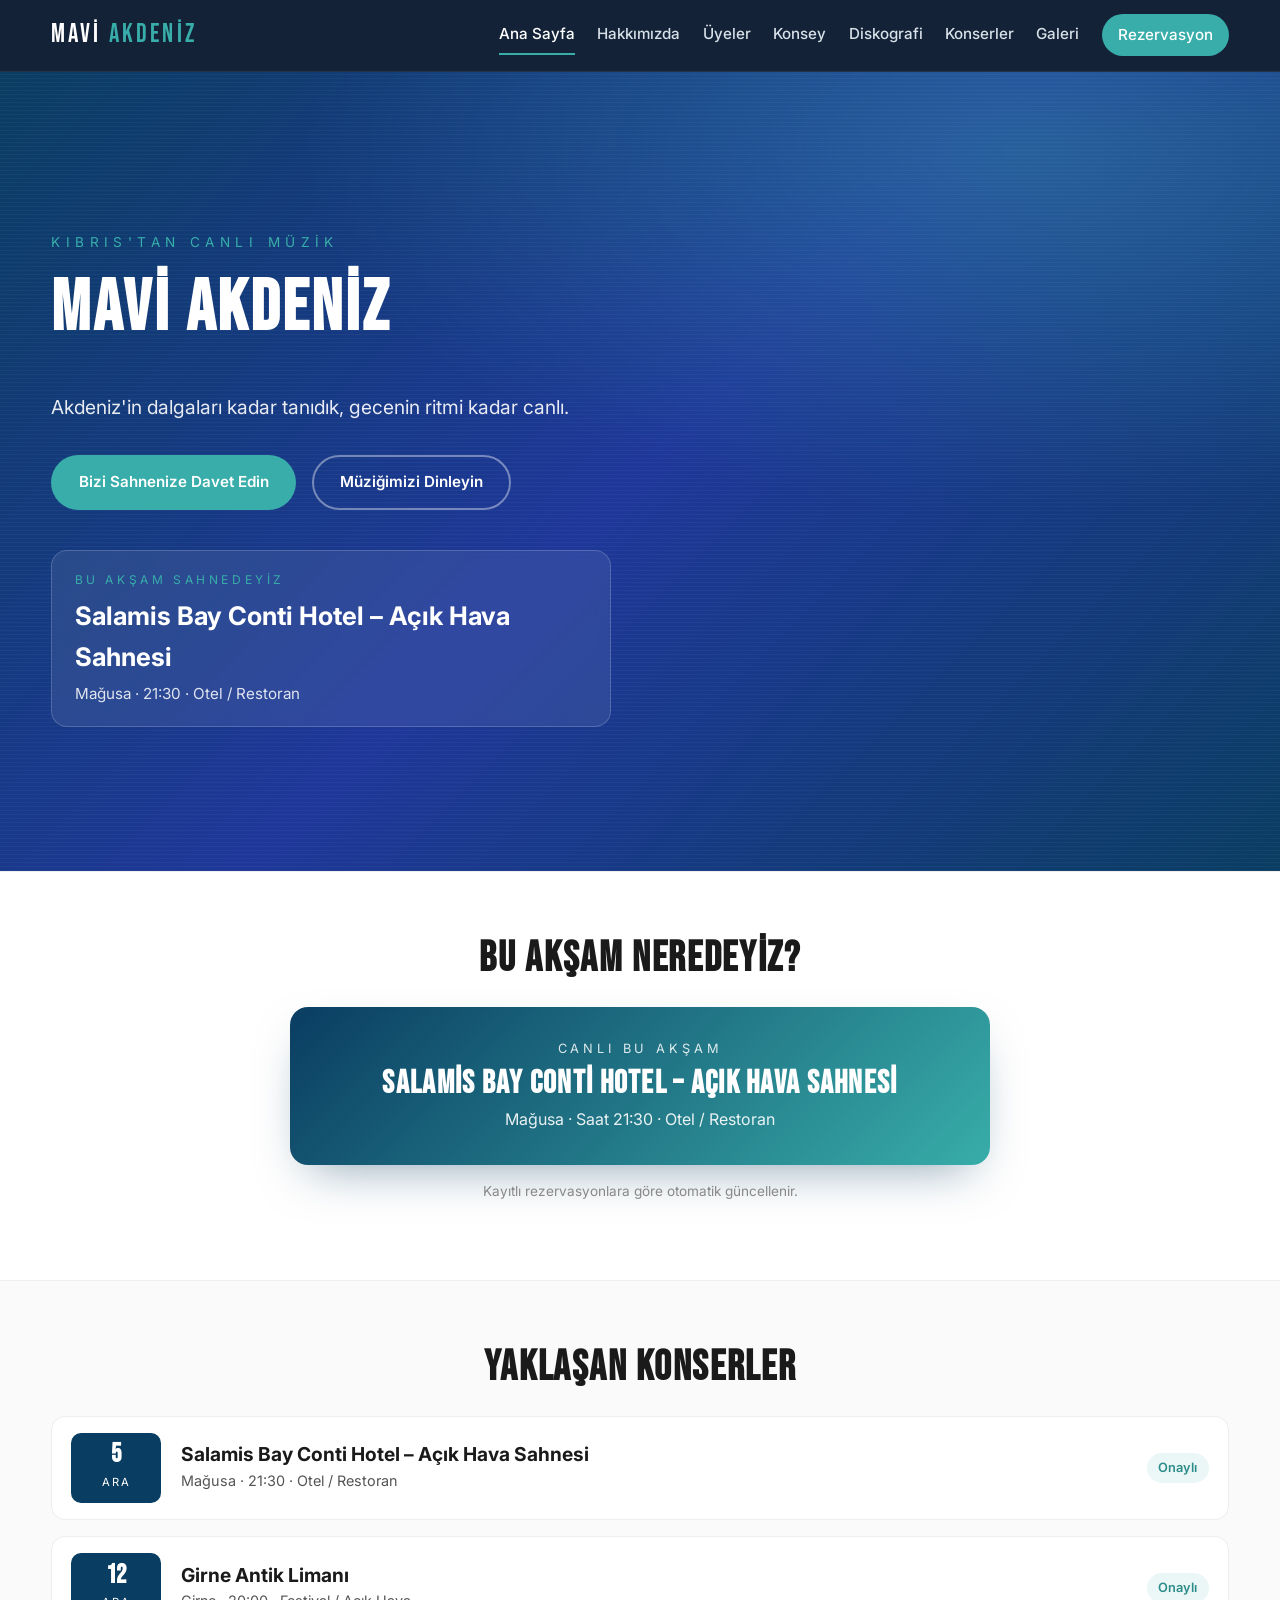
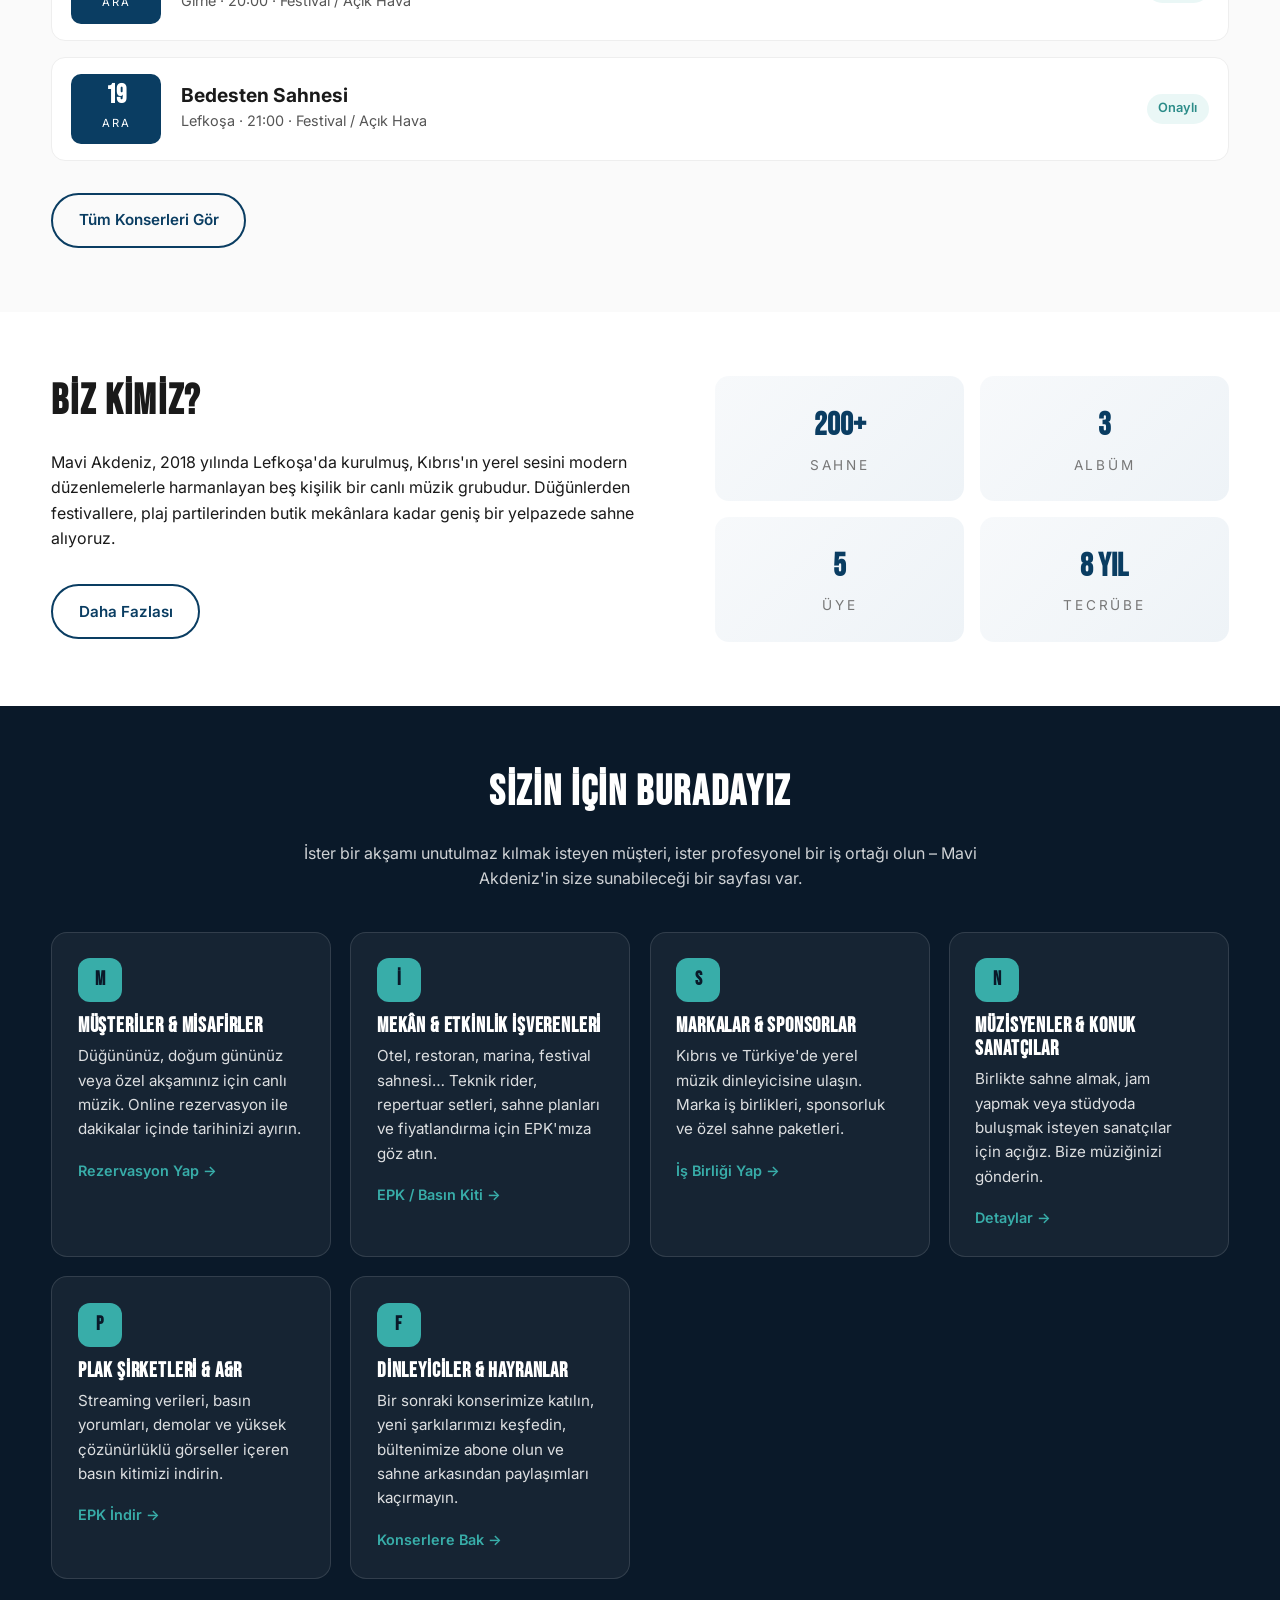
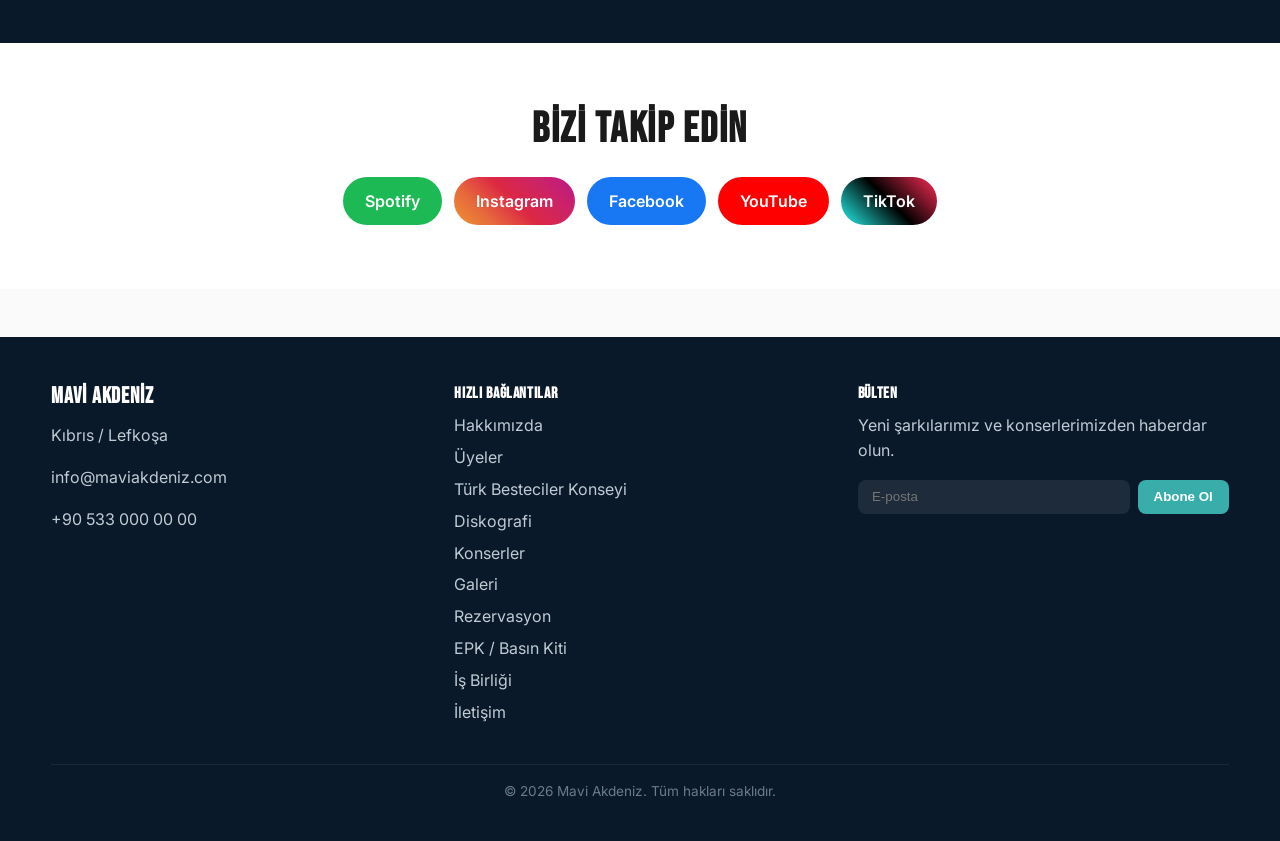
<file: index.html>
<!DOCTYPE html>
<html lang="tr">
<head>
  <meta charset="UTF-8" />
  <meta name="viewport" content="width=device-width, initial-scale=1.0" />
  <title>Mavi Akdeniz | Kıbrıs'ın Sesi</title>
  <meta name="description" content="Mavi Akdeniz – Kıbrıs merkezli canlı müzik grubu. Konser rezervasyonu, üyeler, diskografi ve sosyal medya bağlantıları." />
  <link rel="stylesheet" href="css/style.css" />
  <link rel="preconnect" href="https://fonts.googleapis.com" />
  <link rel="preconnect" href="https://fonts.gstatic.com" crossorigin />
  <link href="https://fonts.googleapis.com/css2?family=Bebas+Neue&family=Inter:wght@300;400;600;700&display=swap" rel="stylesheet" />
</head>
<body>
  <header class="site-header">
    <div class="container nav-wrap">
      <a href="index.html" class="logo">MAVİ<span>AKDENİZ</span></a>
      <button class="nav-toggle" aria-label="Menü" aria-expanded="false">
        <span></span><span></span><span></span>
      </button>
      <nav class="main-nav">
        <a href="index.html" class="active">Ana Sayfa</a>
        <a href="hakkimizda.html">Hakkımızda</a>
        <a href="uyeler.html">Üyeler</a>
        <a href="besteciler-konseyi.html">Konsey</a>
        <a href="diskografi.html">Diskografi</a>
        <a href="konserler.html">Konserler</a>
        <a href="galeri.html">Galeri</a>
        <a href="rezervasyon.html" class="btn-cta">Rezervasyon</a>
      </nav>
    </div>
  </header>

  <section class="hero">
    <div class="hero-overlay"></div>
    <div class="container hero-content">
      <p class="hero-eyebrow">Kıbrıs'tan canlı müzik</p>
      <h1>MAVİ AKDENİZ</h1>
      <p class="hero-tagline">Akdeniz'in dalgaları kadar tanıdık, gecenin ritmi kadar canlı.</p>
      <div class="hero-actions">
        <a href="rezervasyon.html" class="btn btn-primary">Bizi Sahnenize Davet Edin</a>
        <a href="diskografi.html" class="btn btn-ghost">Müziğimizi Dinleyin</a>
      </div>
      <div id="hero-tonight" class="hero-tonight" aria-live="polite"></div>
    </div>
  </section>

  <section class="tonight" id="tonight">
    <div class="container">
      <h2>Bu Akşam Neredeyiz?</h2>
      <div id="tonight-card" class="tonight-card">
        <div class="tonight-loading">Yükleniyor...</div>
      </div>
      <p class="tonight-note">Kayıtlı rezervasyonlara göre otomatik güncellenir.</p>
    </div>
  </section>

  <section class="upcoming">
    <div class="container">
      <h2>Yaklaşan Konserler</h2>
      <div id="upcoming-list" class="upcoming-list">
        <p class="muted">Yaklaşan konserler yükleniyor...</p>
      </div>
      <a href="konserler.html" class="btn btn-outline">Tüm Konserleri Gör</a>
    </div>
  </section>

  <section class="intro">
    <div class="container intro-grid">
      <div>
        <h2>Biz Kimiz?</h2>
        <p>Mavi Akdeniz, 2018 yılında Lefkoşa'da kurulmuş, Kıbrıs'ın yerel sesini modern düzenlemelerle harmanlayan beş kişilik bir canlı müzik grubudur. Düğünlerden festivallere, plaj partilerinden butik mekânlara kadar geniş bir yelpazede sahne alıyoruz.</p>
        <a href="hakkimizda.html" class="btn btn-outline">Daha Fazlası</a>
      </div>
      <div class="intro-stats">
        <div><strong>200+</strong><span>Sahne</span></div>
        <div><strong>3</strong><span>Albüm</span></div>
        <div><strong>5</strong><span>Üye</span></div>
        <div><strong>8 yıl</strong><span>Tecrübe</span></div>
      </div>
    </div>
  </section>

  <section class="audiences">
    <div class="container">
      <h2>Sizin İçin Buradayız</h2>
      <p>İster bir akşamı unutulmaz kılmak isteyen müşteri, ister profesyonel bir iş ortağı olun – Mavi Akdeniz'in size sunabileceği bir sayfası var.</p>
      <div class="audience-grid">
        <article class="audience-card">
          <div class="icon">M</div>
          <h3>Müşteriler &amp; Misafirler</h3>
          <p>Düğününüz, doğum gününüz veya özel akşamınız için canlı müzik. Online rezervasyon ile dakikalar içinde tarihinizi ayırın.</p>
          <a href="rezervasyon.html">Rezervasyon Yap →</a>
        </article>
        <article class="audience-card">
          <div class="icon">İ</div>
          <h3>Mekân &amp; Etkinlik İşverenleri</h3>
          <p>Otel, restoran, marina, festival sahnesi… Teknik rider, repertuar setleri, sahne planları ve fiyatlandırma için EPK'mıza göz atın.</p>
          <a href="epk.html">EPK / Basın Kiti →</a>
        </article>
        <article class="audience-card">
          <div class="icon">S</div>
          <h3>Markalar &amp; Sponsorlar</h3>
          <p>Kıbrıs ve Türkiye'de yerel müzik dinleyicisine ulaşın. Marka iş birlikleri, sponsorluk ve özel sahne paketleri.</p>
          <a href="isbirligi.html">İş Birliği Yap →</a>
        </article>
        <article class="audience-card">
          <div class="icon">N</div>
          <h3>Müzisyenler &amp; Konuk Sanatçılar</h3>
          <p>Birlikte sahne almak, jam yapmak veya stüdyoda buluşmak isteyen sanatçılar için açığız. Bize müziğinizi gönderin.</p>
          <a href="isbirligi.html#muzisyenler">Detaylar →</a>
        </article>
        <article class="audience-card">
          <div class="icon">P</div>
          <h3>Plak Şirketleri &amp; A&amp;R</h3>
          <p>Streaming verileri, basın yorumları, demolar ve yüksek çözünürlüklü görseller içeren basın kitimizi indirin.</p>
          <a href="epk.html">EPK İndir →</a>
        </article>
        <article class="audience-card">
          <div class="icon">F</div>
          <h3>Dinleyiciler &amp; Hayranlar</h3>
          <p>Bir sonraki konserimize katılın, yeni şarkılarımızı keşfedin, bültenimize abone olun ve sahne arkasından paylaşımları kaçırmayın.</p>
          <a href="konserler.html">Konserlere Bak →</a>
        </article>
      </div>
    </div>
  </section>

  <section class="social-cta">
    <div class="container">
      <h2>Bizi Takip Edin</h2>
      <div class="social-links">
        <a href="https://open.spotify.com" target="_blank" rel="noopener" class="social spotify">Spotify</a>
        <a href="https://www.instagram.com" target="_blank" rel="noopener" class="social instagram">Instagram</a>
        <a href="https://www.facebook.com" target="_blank" rel="noopener" class="social facebook">Facebook</a>
        <a href="https://www.youtube.com" target="_blank" rel="noopener" class="social youtube">YouTube</a>
        <a href="https://www.tiktok.com" target="_blank" rel="noopener" class="social tiktok">TikTok</a>
      </div>
    </div>
  </section>

  <footer class="site-footer">
    <div class="container footer-grid">
      <div>
        <h3>MAVİ AKDENİZ</h3>
        <p>Kıbrıs / Lefkoşa</p>
        <p>info@maviakdeniz.com</p>
        <p>+90 533 000 00 00</p>
      </div>
      <div>
        <h4>Hızlı Bağlantılar</h4>
        <ul>
          <li><a href="hakkimizda.html">Hakkımızda</a></li>
          <li><a href="uyeler.html">Üyeler</a></li>
          <li><a href="besteciler-konseyi.html">Türk Besteciler Konseyi</a></li>
          <li><a href="diskografi.html">Diskografi</a></li>
          <li><a href="konserler.html">Konserler</a></li>
          <li><a href="galeri.html">Galeri</a></li>
          <li><a href="rezervasyon.html">Rezervasyon</a></li>
          <li><a href="epk.html">EPK / Basın Kiti</a></li>
          <li><a href="isbirligi.html">İş Birliği</a></li>
          <li><a href="iletisim.html">İletişim</a></li>
        </ul>
      </div>
      <div>
        <h4>Bülten</h4>
        <p>Yeni şarkılarımız ve konserlerimizden haberdar olun.</p>
        <form class="newsletter" onsubmit="event.preventDefault(); this.querySelector('input').value=''; alert('Aboneliğiniz alındı, teşekkürler!');">
          <input type="email" placeholder="E-posta" required />
          <button type="submit">Abone Ol</button>
        </form>
      </div>
    </div>
    <div class="container copyright">
      <p>© 2026 Mavi Akdeniz. Tüm hakları saklıdır.</p>
    </div>
  </footer>

  <script src="js/script.js"></script>
</body>
</html>
</file>
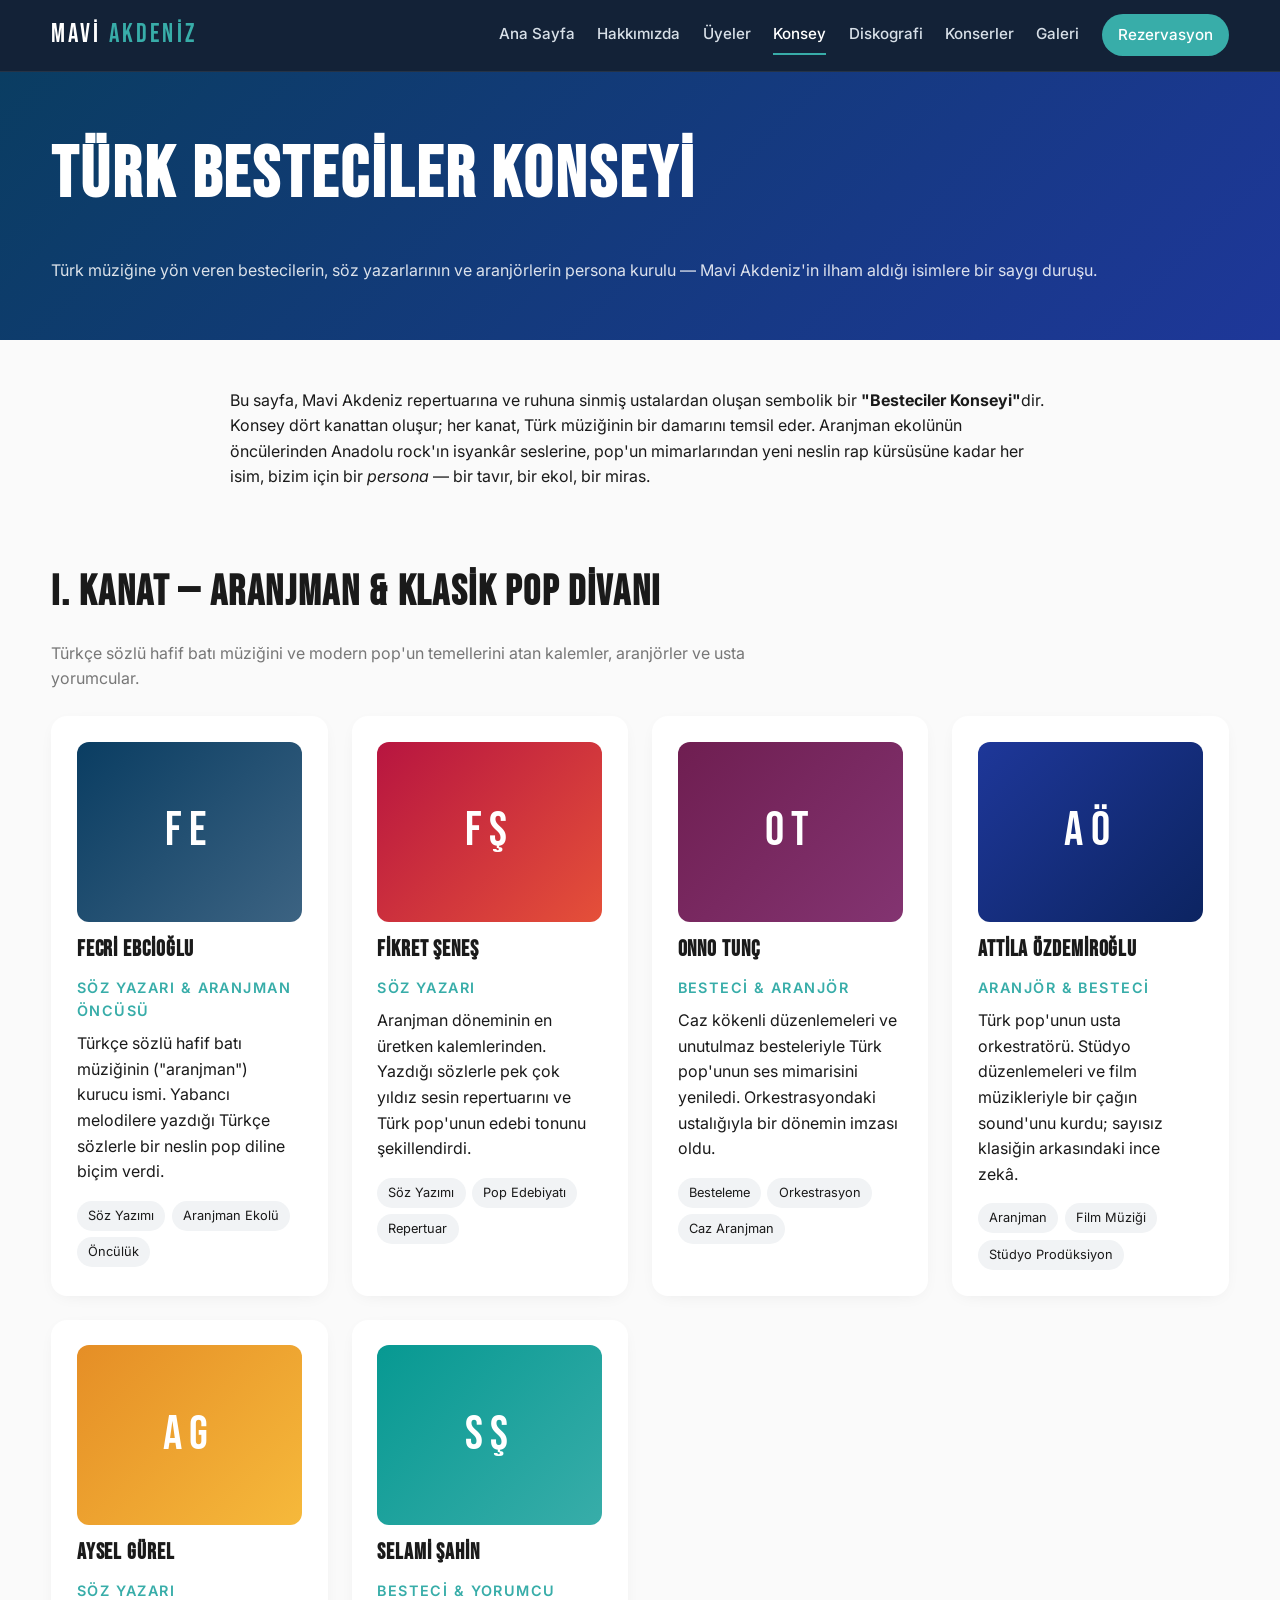
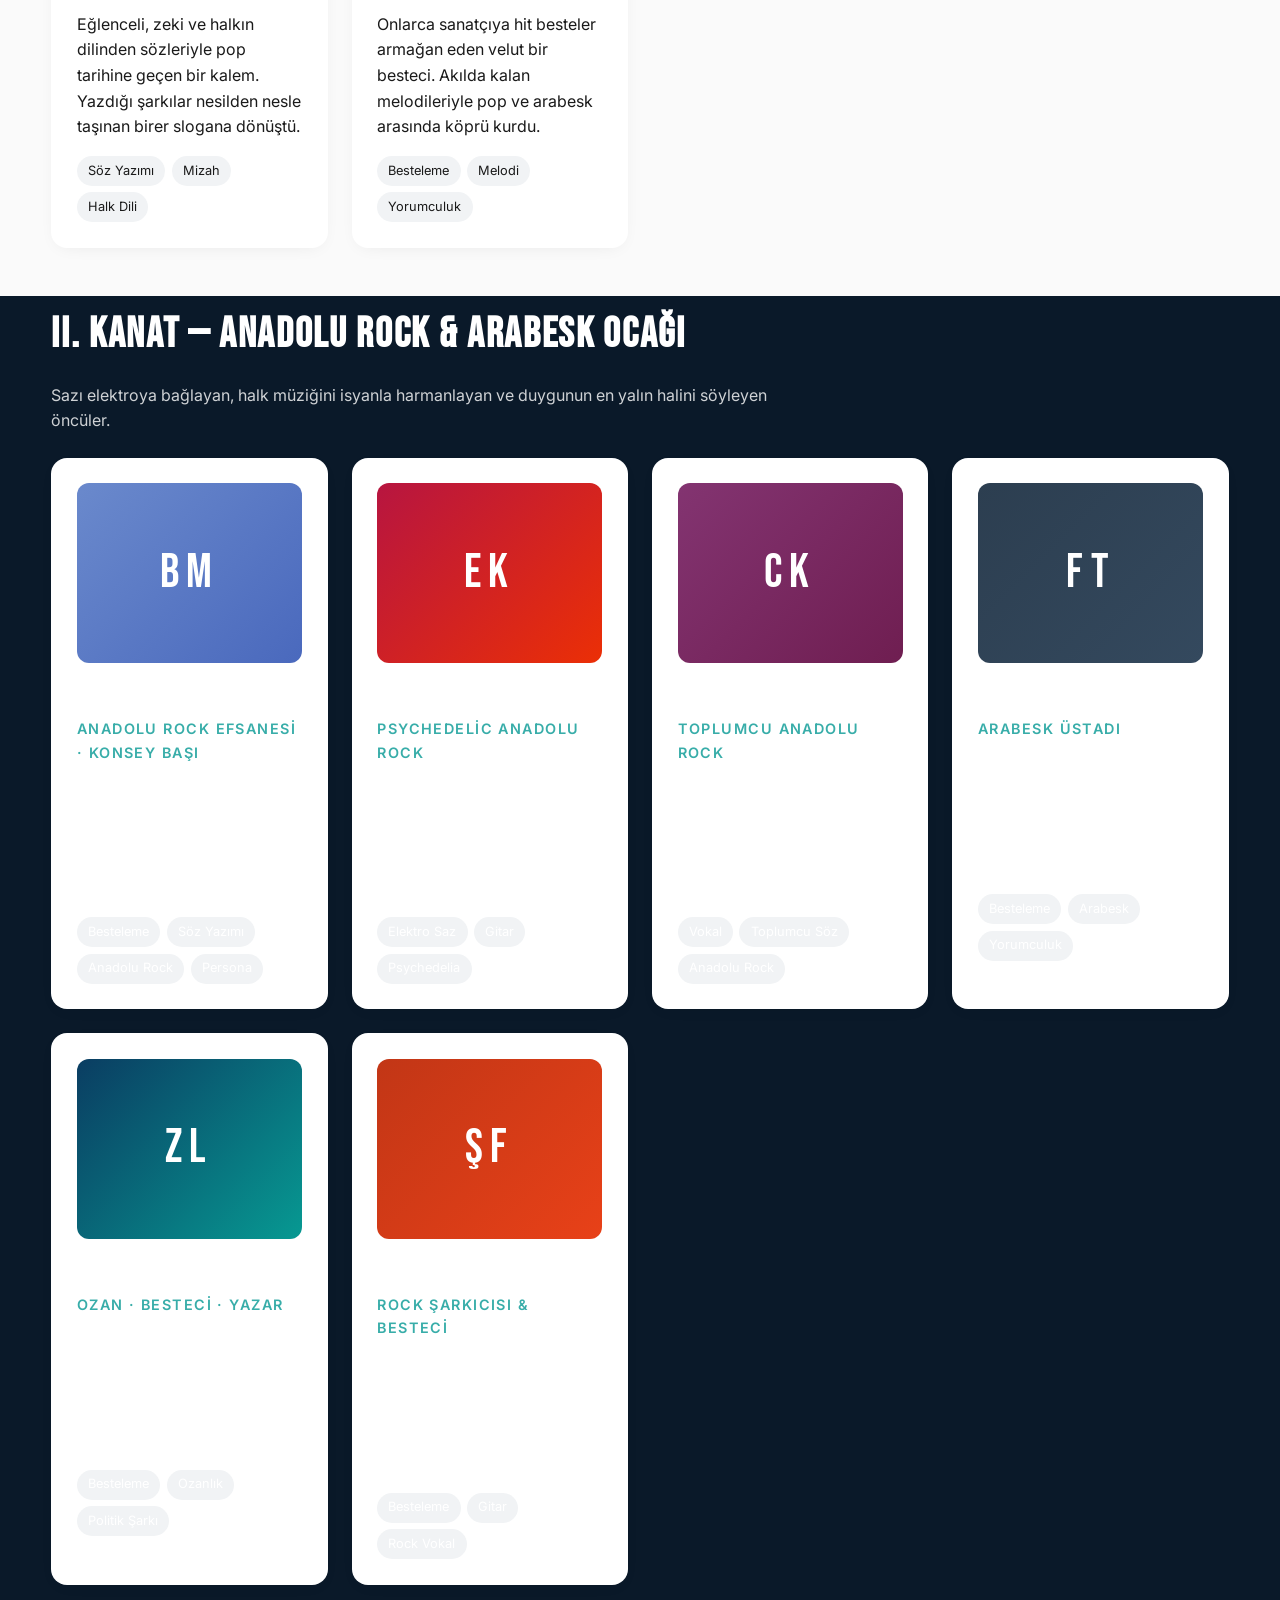
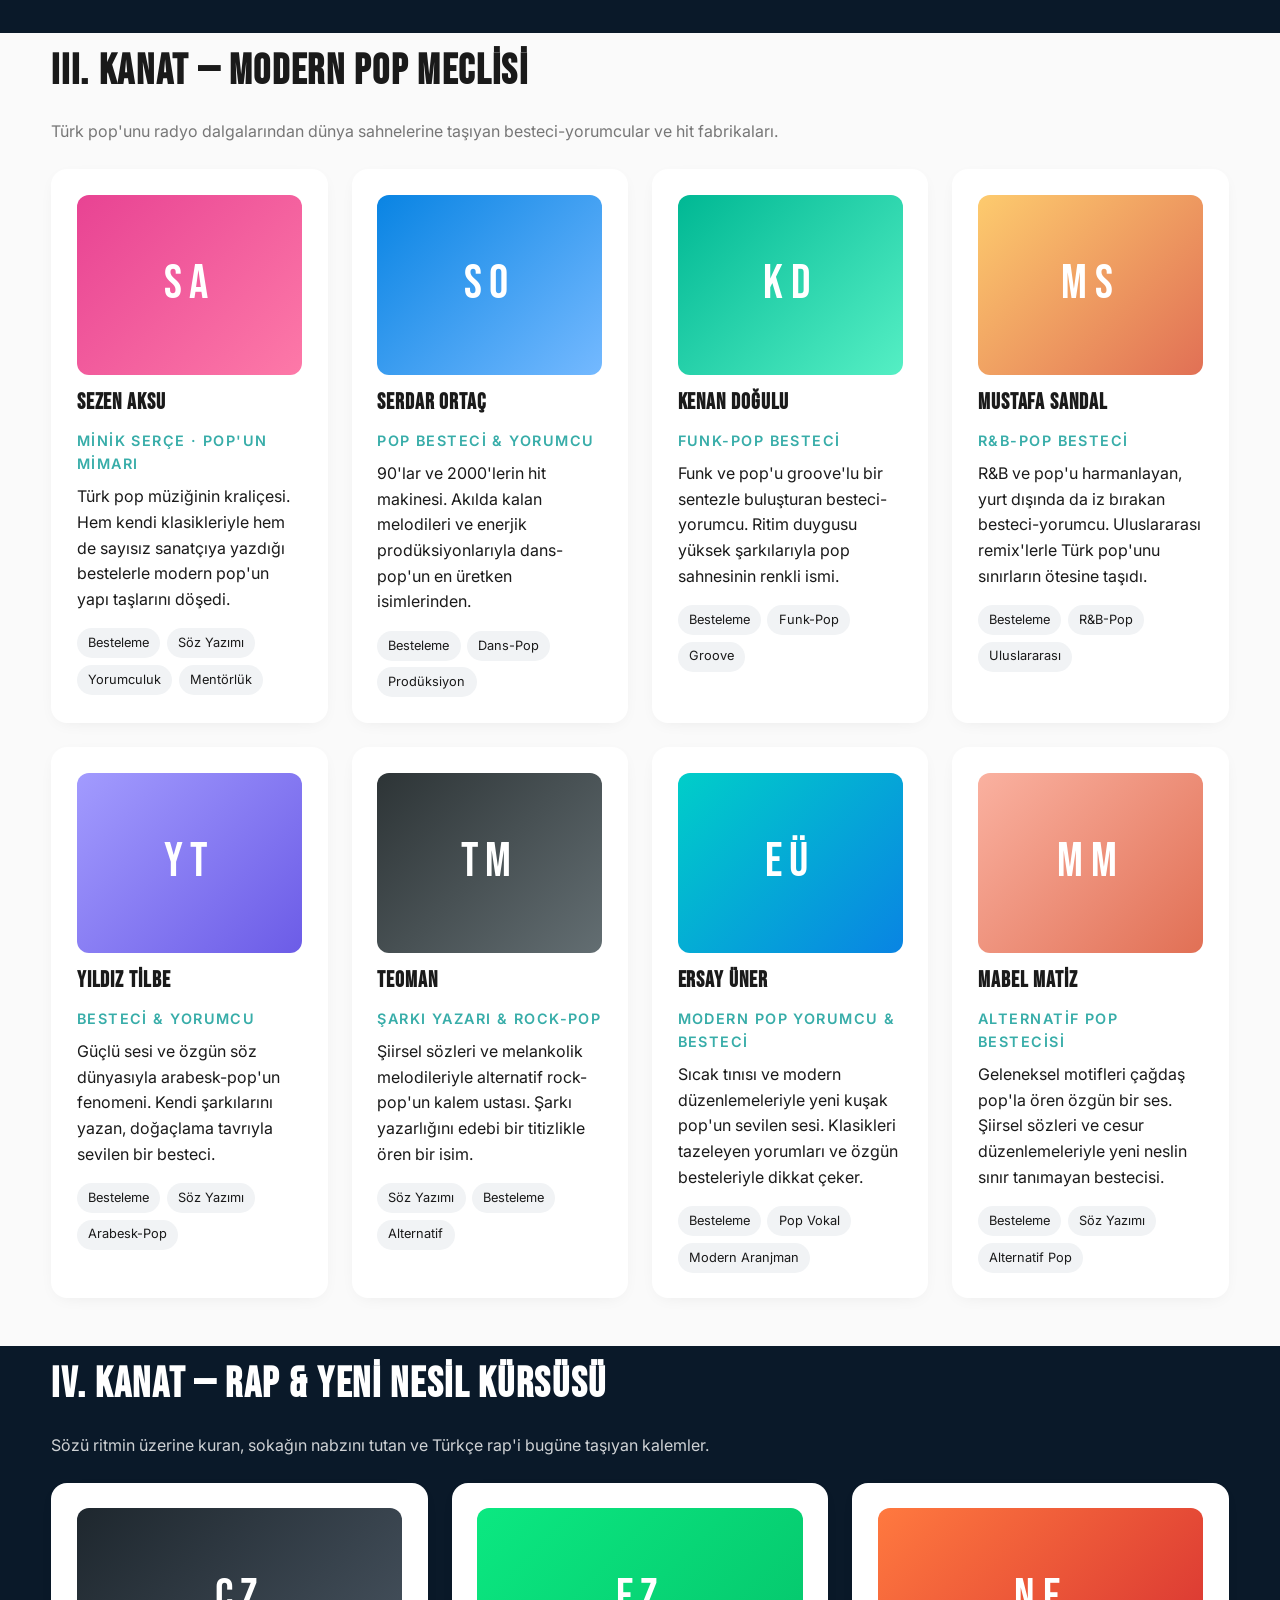
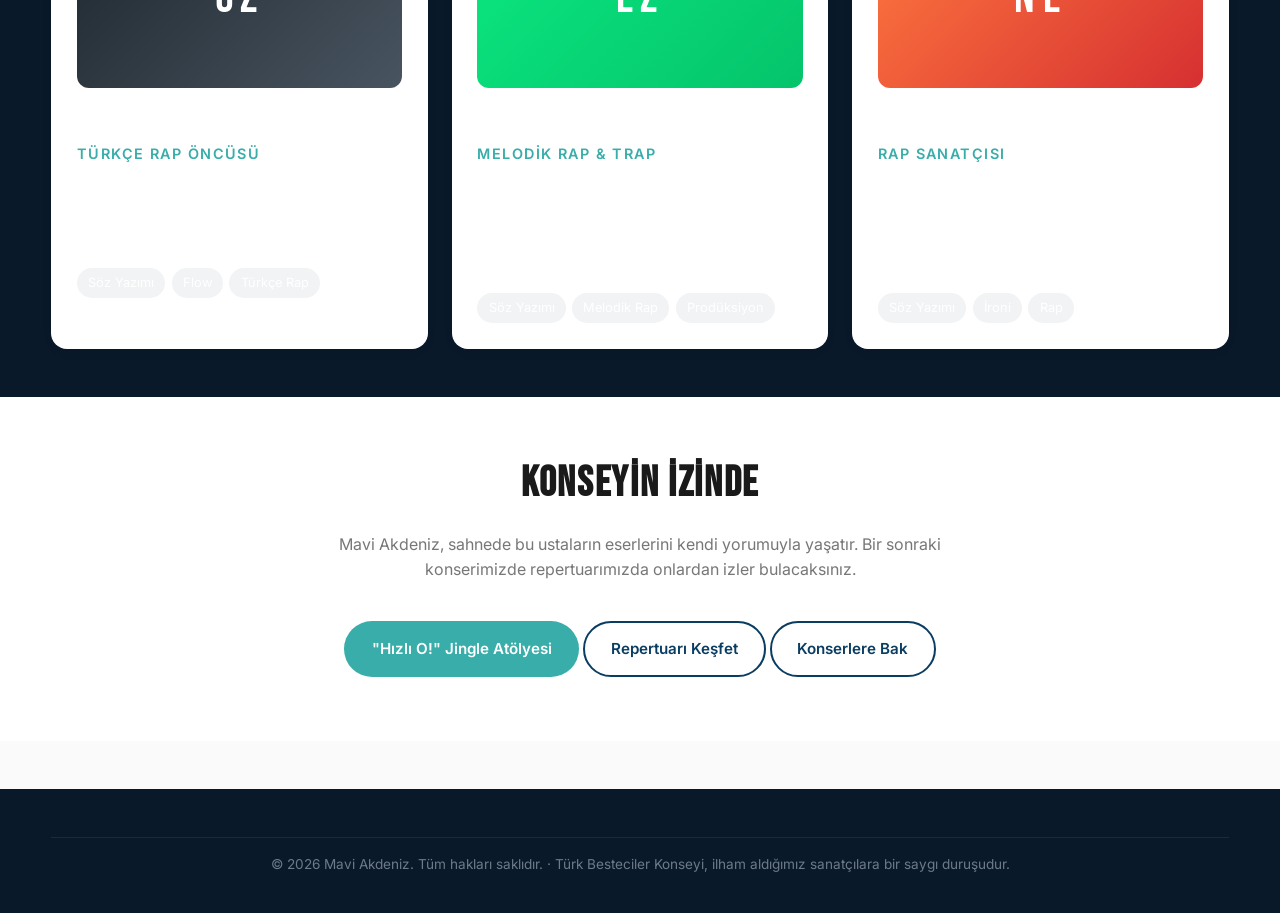
<file: besteciler-konseyi.html>
<!DOCTYPE html>
<html lang="tr">
<head>
  <meta charset="UTF-8" />
  <meta name="viewport" content="width=device-width, initial-scale=1.0" />
  <title>Türk Besteciler Konseyi | Mavi Akdeniz</title>
  <meta name="description" content="Türk Besteciler Konseyi – Türk müziğine yön veren besteci, söz yazarı ve aranjörlerin persona kurulu. Aranjman ekolünden Anadolu rock'a, pop'tan rap'e dört kanatlı bir saygı duruşu." />
  <link rel="stylesheet" href="css/style.css" />
  <link href="https://fonts.googleapis.com/css2?family=Bebas+Neue&family=Inter:wght@300;400;600;700&display=swap" rel="stylesheet" />
</head>
<body>
  <header class="site-header">
    <div class="container nav-wrap">
      <a href="index.html" class="logo">MAVİ<span>AKDENİZ</span></a>
      <button class="nav-toggle" aria-label="Menü" aria-expanded="false">
        <span></span><span></span><span></span>
      </button>
      <nav class="main-nav">
        <a href="index.html">Ana Sayfa</a>
        <a href="hakkimizda.html">Hakkımızda</a>
        <a href="uyeler.html">Üyeler</a>
        <a href="besteciler-konseyi.html" class="active">Konsey</a>
        <a href="diskografi.html">Diskografi</a>
        <a href="konserler.html">Konserler</a>
        <a href="galeri.html">Galeri</a>
        <a href="rezervasyon.html" class="btn-cta">Rezervasyon</a>
      </nav>
    </div>
  </header>

  <section class="page-header">
    <div class="container">
      <h1>Türk Besteciler Konseyi</h1>
      <p>Türk müziğine yön veren bestecilerin, söz yazarlarının ve aranjörlerin persona kurulu — Mavi Akdeniz'in ilham aldığı isimlere bir saygı duruşu.</p>
    </div>
  </section>

  <section class="content">
    <div class="container narrow">
      <p>Bu sayfa, Mavi Akdeniz repertuarına ve ruhuna sinmiş ustalardan oluşan sembolik bir <strong>"Besteciler Konseyi"</strong>dir. Konsey dört kanattan oluşur; her kanat, Türk müziğinin bir damarını temsil eder. Aranjman ekolünün öncülerinden Anadolu rock'ın isyankâr seslerine, pop'un mimarlarından yeni neslin rap kürsüsüne kadar her isim, bizim için bir <em>persona</em> — bir tavır, bir ekol, bir miras.</p>
    </div>
  </section>

  <!-- ====================== KANAT 1: ARANJMAN & KLASİK POP ====================== -->
  <section class="content" style="padding-top:1rem;">
    <div class="container">
      <h2>I. Kanat — Aranjman &amp; Klasik Pop Divanı</h2>
      <p class="muted" style="max-width:760px;margin-bottom:1.5rem;">Türkçe sözlü hafif batı müziğini ve modern pop'un temellerini atan kalemler, aranjörler ve usta yorumcular.</p>
      <div class="members-grid">

        <article class="member-card">
          <div class="member-photo" style="background:linear-gradient(135deg,#0a3d62,#3c6382);">FE</div>
          <h3>Fecri Ebcioğlu</h3>
          <p class="role">Söz Yazarı &amp; Aranjman Öncüsü</p>
          <p>Türkçe sözlü hafif batı müziğinin ("aranjman") kurucu ismi. Yabancı melodilere yazdığı Türkçe sözlerle bir neslin pop diline biçim verdi.</p>
          <ul class="skills"><li>Söz Yazımı</li><li>Aranjman Ekolü</li><li>Öncülük</li></ul>
        </article>

        <article class="member-card">
          <div class="member-photo" style="background:linear-gradient(135deg,#b71540,#e55039);">FŞ</div>
          <h3>Fikret Şeneş</h3>
          <p class="role">Söz Yazarı</p>
          <p>Aranjman döneminin en üretken kalemlerinden. Yazdığı sözlerle pek çok yıldız sesin repertuarını ve Türk pop'unun edebi tonunu şekillendirdi.</p>
          <ul class="skills"><li>Söz Yazımı</li><li>Pop Edebiyatı</li><li>Repertuar</li></ul>
        </article>

        <article class="member-card">
          <div class="member-photo" style="background:linear-gradient(135deg,#6F1E51,#833471);">OT</div>
          <h3>Onno Tunç</h3>
          <p class="role">Besteci &amp; Aranjör</p>
          <p>Caz kökenli düzenlemeleri ve unutulmaz besteleriyle Türk pop'unun ses mimarisini yeniledi. Orkestrasyondaki ustalığıyla bir dönemin imzası oldu.</p>
          <ul class="skills"><li>Besteleme</li><li>Orkestrasyon</li><li>Caz Aranjman</li></ul>
        </article>

        <article class="member-card">
          <div class="member-photo" style="background:linear-gradient(135deg,#1e3799,#0c2461);">AÖ</div>
          <h3>Attila Özdemiroğlu</h3>
          <p class="role">Aranjör &amp; Besteci</p>
          <p>Türk pop'unun usta orkestratörü. Stüdyo düzenlemeleri ve film müzikleriyle bir çağın sound'unu kurdu; sayısız klasiğin arkasındaki ince zekâ.</p>
          <ul class="skills"><li>Aranjman</li><li>Film Müziği</li><li>Stüdyo Prodüksiyon</li></ul>
        </article>

        <article class="member-card">
          <div class="member-photo" style="background:linear-gradient(135deg,#e58e26,#f6b93b);">AG</div>
          <h3>Aysel Gürel</h3>
          <p class="role">Söz Yazarı</p>
          <p>Eğlenceli, zeki ve halkın dilinden sözleriyle pop tarihine geçen bir kalem. Yazdığı şarkılar nesilden nesle taşınan birer slogana dönüştü.</p>
          <ul class="skills"><li>Söz Yazımı</li><li>Mizah</li><li>Halk Dili</li></ul>
        </article>

        <article class="member-card">
          <div class="member-photo" style="background:linear-gradient(135deg,#079992,#38ada9);">SŞ</div>
          <h3>Selami Şahin</h3>
          <p class="role">Besteci &amp; Yorumcu</p>
          <p>Onlarca sanatçıya hit besteler armağan eden velut bir besteci. Akılda kalan melodileriyle pop ve arabesk arasında köprü kurdu.</p>
          <ul class="skills"><li>Besteleme</li><li>Melodi</li><li>Yorumculuk</li></ul>
        </article>

      </div>
    </div>
  </section>

  <!-- ====================== KANAT 2: ANADOLU ROCK & ARABESK ====================== -->
  <section class="content" style="padding-top:1rem;background:#0a1929;color:#fff;">
    <div class="container">
      <h2 style="color:#fff;">II. Kanat — Anadolu Rock &amp; Arabesk Ocağı</h2>
      <p style="max-width:760px;margin-bottom:1.5rem;opacity:0.8;">Sazı elektroya bağlayan, halk müziğini isyanla harmanlayan ve duygunun en yalın halini söyleyen öncüler.</p>
      <div class="members-grid">

        <article class="member-card">
          <div class="member-photo" style="background:linear-gradient(135deg,#6a89cc,#4a69bd);">BM</div>
          <h3>Barış Manço</h3>
          <p class="role">Anadolu Rock Efsanesi · Konsey Başı</p>
          <p>Besteci, söz yazarı, yorumcu ve kültür elçisi. "7'den 77'ye" herkese ulaşan masalsı sözleri ve Anadolu rock sentezi ile konseyin ruhani başkanı.</p>
          <ul class="skills"><li>Besteleme</li><li>Söz Yazımı</li><li>Anadolu Rock</li><li>Persona</li></ul>
        </article>

        <article class="member-card">
          <div class="member-photo" style="background:linear-gradient(135deg,#b71540,#eb2f06);">EK</div>
          <h3>Erkin Koray</h3>
          <p class="role">Psychedelic Anadolu Rock</p>
          <p>Elektro sazı ve rock'ı buluşturan deha. Türk müziğinde psychedelic damarın kurucusu; kuralları kıran gitar tınısıyla bir ilk.</p>
          <ul class="skills"><li>Elektro Saz</li><li>Gitar</li><li>Psychedelia</li></ul>
        </article>

        <article class="member-card">
          <div class="member-photo" style="background:linear-gradient(135deg,#833471,#6F1E51);">CK</div>
          <h3>Cem Karaca</h3>
          <p class="role">Toplumcu Anadolu Rock</p>
          <p>Gür sesi ve toplumcu sözleriyle Anadolu rock'ın vicdanı. Şiiri rock'a, halkı sahneye taşıyan efsanevi yorumcu ve besteci.</p>
          <ul class="skills"><li>Vokal</li><li>Toplumcu Söz</li><li>Anadolu Rock</li></ul>
        </article>

        <article class="member-card">
          <div class="member-photo" style="background:linear-gradient(135deg,#2c3e50,#34495e);">FT</div>
          <h3>Ferdi Tayfur</h3>
          <p class="role">Arabesk Üstadı</p>
          <p>Arabeskin en sevilen sesi ve bestecisi. Halkın acısını ve umudunu en içten haliyle söyleyen, sahneye damga vuran bir efsane.</p>
          <ul class="skills"><li>Besteleme</li><li>Arabesk</li><li>Yorumculuk</li></ul>
        </article>

        <article class="member-card">
          <div class="member-photo" style="background:linear-gradient(135deg,#0a3d62,#079992);">ZL</div>
          <h3>Zülfü Livaneli</h3>
          <p class="role">Ozan · Besteci · Yazar</p>
          <p>Halk ozanı geleneğini klasik düzenlemelerle buluşturan çok yönlü usta. Şiir, sinema ve müziği aynı potada eriten bir aydın.</p>
          <ul class="skills"><li>Besteleme</li><li>Ozanlık</li><li>Politik Şarkı</li></ul>
        </article>

        <article class="member-card">
          <div class="member-photo" style="background:linear-gradient(135deg,#c23616,#e84118);">ŞF</div>
          <h3>Şebnem Ferah</h3>
          <p class="role">Rock Şarkıcısı &amp; Besteci</p>
          <p>Güçlü gitar riff'leri ve içten sözleriyle Türk rock'ının kadın sesi. Kendi şarkılarını yazan, sahnede enerjiyle yanan bir besteci.</p>
          <ul class="skills"><li>Besteleme</li><li>Gitar</li><li>Rock Vokal</li></ul>
        </article>

      </div>
    </div>
  </section>

  <!-- ====================== KANAT 3: MODERN POP ====================== -->
  <section class="content" style="padding-top:1rem;">
    <div class="container">
      <h2>III. Kanat — Modern Pop Meclisi</h2>
      <p class="muted" style="max-width:760px;margin-bottom:1.5rem;">Türk pop'unu radyo dalgalarından dünya sahnelerine taşıyan besteci-yorumcular ve hit fabrikaları.</p>
      <div class="members-grid">

        <article class="member-card">
          <div class="member-photo" style="background:linear-gradient(135deg,#e84393,#fd79a8);">SA</div>
          <h3>Sezen Aksu</h3>
          <p class="role">Minik Serçe · Pop'un Mimarı</p>
          <p>Türk pop müziğinin kraliçesi. Hem kendi klasikleriyle hem de sayısız sanatçıya yazdığı bestelerle modern pop'un yapı taşlarını döşedi.</p>
          <ul class="skills"><li>Besteleme</li><li>Söz Yazımı</li><li>Yorumculuk</li><li>Mentörlük</li></ul>
        </article>

        <article class="member-card">
          <div class="member-photo" style="background:linear-gradient(135deg,#0984e3,#74b9ff);">SO</div>
          <h3>Serdar Ortaç</h3>
          <p class="role">Pop Besteci &amp; Yorumcu</p>
          <p>90'lar ve 2000'lerin hit makinesi. Akılda kalan melodileri ve enerjik prodüksiyonlarıyla dans-pop'un en üretken isimlerinden.</p>
          <ul class="skills"><li>Besteleme</li><li>Dans-Pop</li><li>Prodüksiyon</li></ul>
        </article>

        <article class="member-card">
          <div class="member-photo" style="background:linear-gradient(135deg,#00b894,#55efc4);">KD</div>
          <h3>Kenan Doğulu</h3>
          <p class="role">Funk-Pop Besteci</p>
          <p>Funk ve pop'u groove'lu bir sentezle buluşturan besteci-yorumcu. Ritim duygusu yüksek şarkılarıyla pop sahnesinin renkli ismi.</p>
          <ul class="skills"><li>Besteleme</li><li>Funk-Pop</li><li>Groove</li></ul>
        </article>

        <article class="member-card">
          <div class="member-photo" style="background:linear-gradient(135deg,#fdcb6e,#e17055);">MS</div>
          <h3>Mustafa Sandal</h3>
          <p class="role">R&amp;B-Pop Besteci</p>
          <p>R&B ve pop'u harmanlayan, yurt dışında da iz bırakan besteci-yorumcu. Uluslararası remix'lerle Türk pop'unu sınırların ötesine taşıdı.</p>
          <ul class="skills"><li>Besteleme</li><li>R&amp;B-Pop</li><li>Uluslararası</li></ul>
        </article>

        <article class="member-card">
          <div class="member-photo" style="background:linear-gradient(135deg,#a29bfe,#6c5ce7);">YT</div>
          <h3>Yıldız Tilbe</h3>
          <p class="role">Besteci &amp; Yorumcu</p>
          <p>Güçlü sesi ve özgün söz dünyasıyla arabesk-pop'un fenomeni. Kendi şarkılarını yazan, doğaçlama tavrıyla sevilen bir besteci.</p>
          <ul class="skills"><li>Besteleme</li><li>Söz Yazımı</li><li>Arabesk-Pop</li></ul>
        </article>

        <article class="member-card">
          <div class="member-photo" style="background:linear-gradient(135deg,#2d3436,#636e72);">TM</div>
          <h3>Teoman</h3>
          <p class="role">Şarkı Yazarı &amp; Rock-Pop</p>
          <p>Şiirsel sözleri ve melankolik melodileriyle alternatif rock-pop'un kalem ustası. Şarkı yazarlığını edebi bir titizlikle ören bir isim.</p>
          <ul class="skills"><li>Söz Yazımı</li><li>Besteleme</li><li>Alternatif</li></ul>
        </article>

        <article class="member-card">
          <div class="member-photo" style="background:linear-gradient(135deg,#00cec9,#0984e3);">EÜ</div>
          <h3>Ersay Üner</h3>
          <p class="role">Modern Pop Yorumcu &amp; Besteci</p>
          <p>Sıcak tınısı ve modern düzenlemeleriyle yeni kuşak pop'un sevilen sesi. Klasikleri tazeleyen yorumları ve özgün besteleriyle dikkat çeker.</p>
          <ul class="skills"><li>Besteleme</li><li>Pop Vokal</li><li>Modern Aranjman</li></ul>
        </article>

        <article class="member-card">
          <div class="member-photo" style="background:linear-gradient(135deg,#fab1a0,#e17055);">MM</div>
          <h3>Mabel Matiz</h3>
          <p class="role">Alternatif Pop Bestecisi</p>
          <p>Geleneksel motifleri çağdaş pop'la ören özgün bir ses. Şiirsel sözleri ve cesur düzenlemeleriyle yeni neslin sınır tanımayan bestecisi.</p>
          <ul class="skills"><li>Besteleme</li><li>Söz Yazımı</li><li>Alternatif Pop</li></ul>
        </article>

      </div>
    </div>
  </section>

  <!-- ====================== KANAT 4: RAP & YENİ NESİL ====================== -->
  <section class="content" style="padding-top:1rem;background:#0a1929;color:#fff;">
    <div class="container">
      <h2 style="color:#fff;">IV. Kanat — Rap &amp; Yeni Nesil Kürsüsü</h2>
      <p style="max-width:760px;margin-bottom:1.5rem;opacity:0.8;">Sözü ritmin üzerine kuran, sokağın nabzını tutan ve Türkçe rap'i bugüne taşıyan kalemler.</p>
      <div class="members-grid">

        <article class="member-card">
          <div class="member-photo" style="background:linear-gradient(135deg,#1e272e,#485460);">CZ</div>
          <h3>Ceza</h3>
          <p class="role">Türkçe Rap Öncüsü</p>
          <p>Baş döndürücü flow'u ve teknik ustalığıyla Türkçe rap'in kurucu ismi. Hızlı kafiyeleri ve sokak diliyle bir akımın temelini attı.</p>
          <ul class="skills"><li>Söz Yazımı</li><li>Flow</li><li>Türkçe Rap</li></ul>
        </article>

        <article class="member-card">
          <div class="member-photo" style="background:linear-gradient(135deg,#0be881,#05c46b);">EZ</div>
          <h3>Ezhel</h3>
          <p class="role">Melodik Rap &amp; Trap</p>
          <p>Melodik akışı ve tür sınırlarını silen üretimiyle yeni nesil rap'in fenomeni. Reggae'den trap'e uzanan geniş bir paleti tek potada eritir.</p>
          <ul class="skills"><li>Söz Yazımı</li><li>Melodik Rap</li><li>Prodüksiyon</li></ul>
        </article>

        <article class="member-card">
          <div class="member-photo" style="background:linear-gradient(135deg,#ff793f,#d63031);">NE</div>
          <h3>Norm Ender</h3>
          <p class="role">Rap Sanatçısı</p>
          <p>Keskin, ironik ve toplumsal göndermelerle yüklü sözleriyle tanınan rapçi. Sahne tavrı ve sözel zekâsıyla kürsünün dikkat çeken sesi.</p>
          <ul class="skills"><li>Söz Yazımı</li><li>İroni</li><li>Rap</li></ul>
        </article>

      </div>
    </div>
  </section>

  <section class="social-cta">
    <div class="container">
      <h2>Konseyin İzinde</h2>
      <p class="muted" style="max-width:680px;margin:0 auto 1.4rem;">Mavi Akdeniz, sahnede bu ustaların eserlerini kendi yorumuyla yaşatır. Bir sonraki konserimizde repertuarımızda onlardan izler bulacaksınız.</p>
      <a href="hizli-o-jingle.html" class="btn btn-primary">"Hızlı O!" Jingle Atölyesi</a>
      <a href="diskografi.html" class="btn btn-outline">Repertuarı Keşfet</a>
      <a href="konserler.html" class="btn btn-outline">Konserlere Bak</a>
    </div>
  </section>

  <footer class="site-footer">
    <div class="container copyright">
      <p>© 2026 Mavi Akdeniz. Tüm hakları saklıdır. · Türk Besteciler Konseyi, ilham aldığımız sanatçılara bir saygı duruşudur.</p>
    </div>
  </footer>
  <script src="js/script.js"></script>
</body>
</html>
</file>
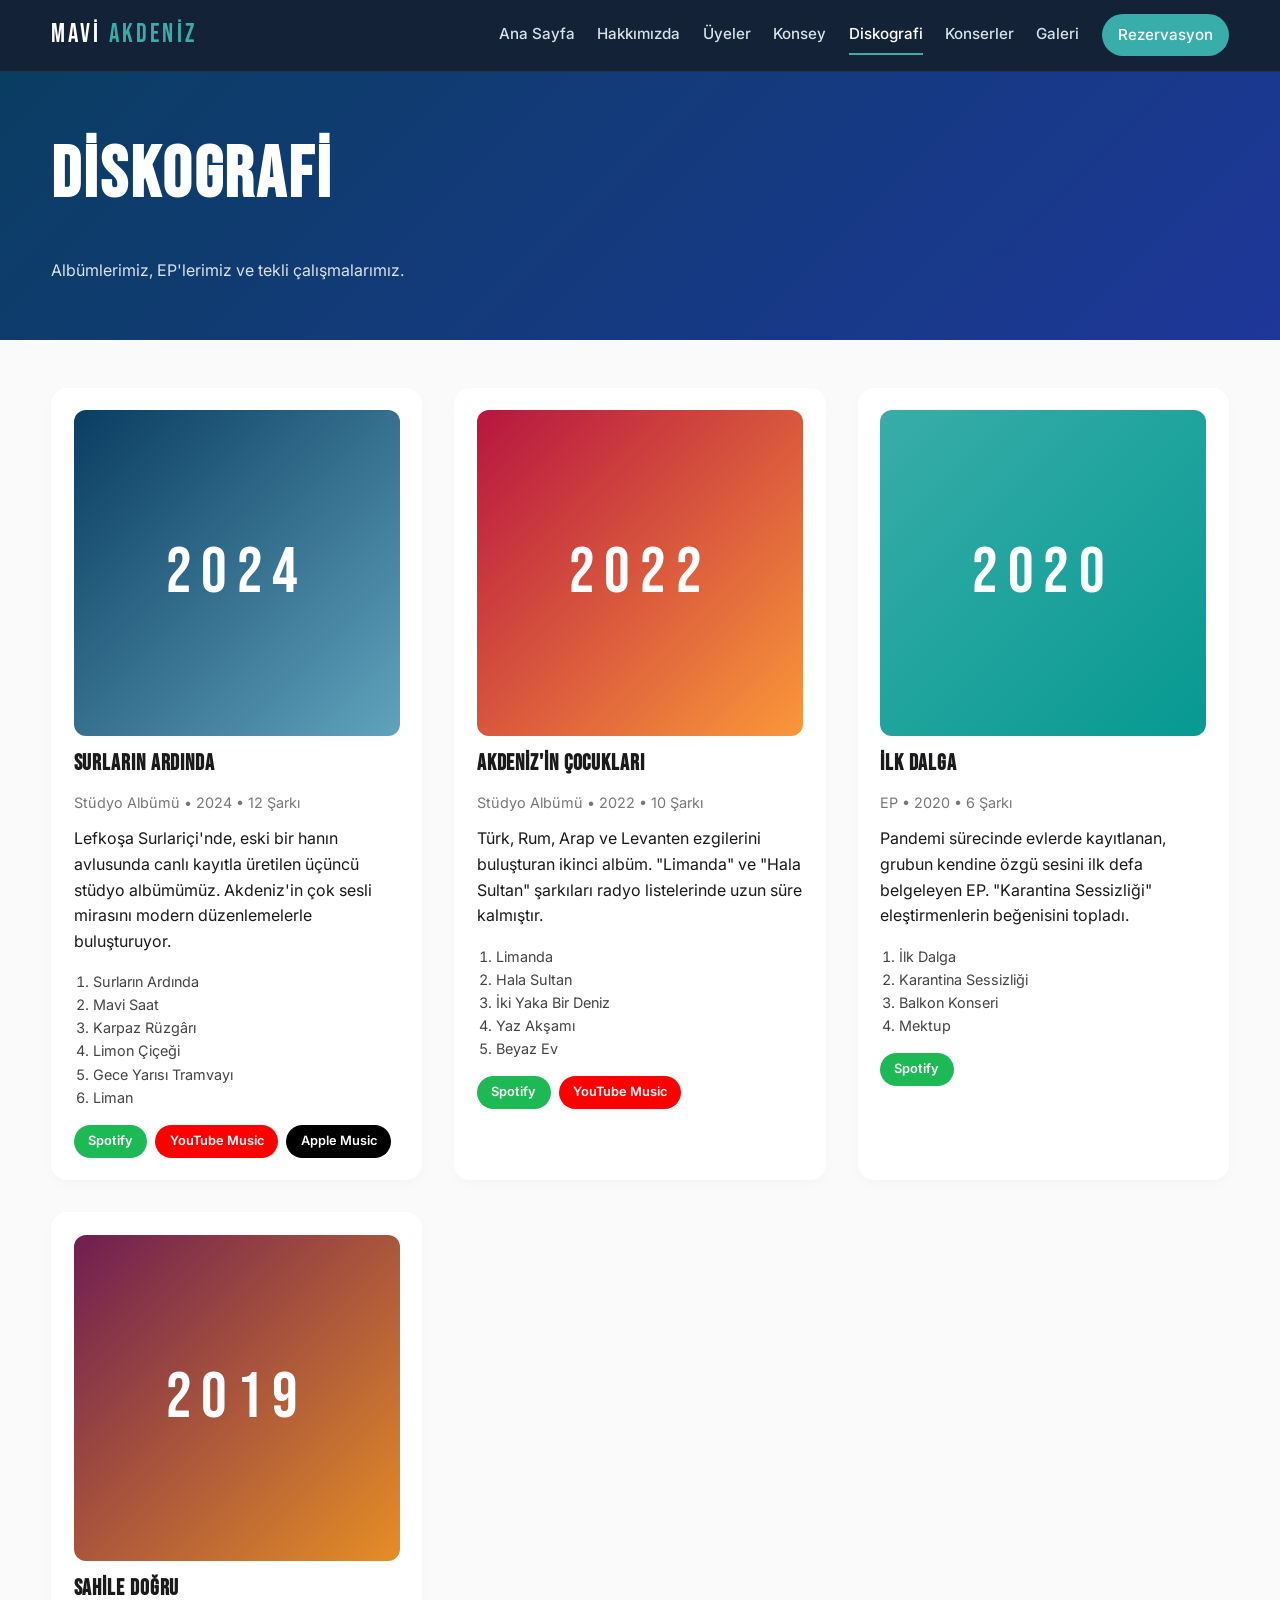
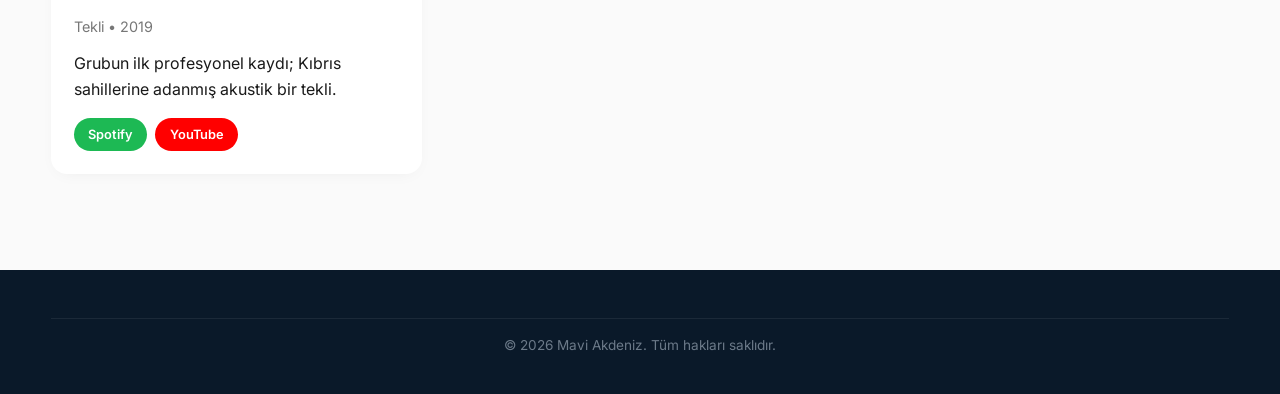
<file: diskografi.html>
<!DOCTYPE html>
<html lang="tr">
<head>
  <meta charset="UTF-8" />
  <meta name="viewport" content="width=device-width, initial-scale=1.0" />
  <title>Diskografi | Mavi Akdeniz</title>
  <link rel="stylesheet" href="css/style.css" />
  <link href="https://fonts.googleapis.com/css2?family=Bebas+Neue&family=Inter:wght@300;400;600;700&display=swap" rel="stylesheet" />
</head>
<body>
  <header class="site-header">
    <div class="container nav-wrap">
      <a href="index.html" class="logo">MAVİ<span>AKDENİZ</span></a>
      <button class="nav-toggle" aria-label="Menü" aria-expanded="false">
        <span></span><span></span><span></span>
      </button>
      <nav class="main-nav">
        <a href="index.html">Ana Sayfa</a>
        <a href="hakkimizda.html">Hakkımızda</a>
        <a href="uyeler.html">Üyeler</a>
        <a href="besteciler-konseyi.html">Konsey</a>
        <a href="diskografi.html" class="active">Diskografi</a>
        <a href="konserler.html">Konserler</a>
        <a href="galeri.html">Galeri</a>
        <a href="rezervasyon.html" class="btn-cta">Rezervasyon</a>
      </nav>
    </div>
  </header>

  <section class="page-header">
    <div class="container">
      <h1>Diskografi</h1>
      <p>Albümlerimiz, EP'lerimiz ve tekli çalışmalarımız.</p>
    </div>
  </section>

  <section class="content">
    <div class="container">
      <div class="album-grid">

        <article class="album">
          <div class="album-cover" style="background:linear-gradient(135deg,#0a3d62,#60a3bc);">2024</div>
          <h3>Surların Ardında</h3>
          <p class="album-meta">Stüdyo Albümü • 2024 • 12 Şarkı</p>
          <p>Lefkoşa Surlariçi'nde, eski bir hanın avlusunda canlı kayıtla üretilen üçüncü stüdyo albümümüz. Akdeniz'in çok sesli mirasını modern düzenlemelerle buluşturuyor.</p>
          <ol class="tracklist">
            <li>Surların Ardında</li>
            <li>Mavi Saat</li>
            <li>Karpaz Rüzgârı</li>
            <li>Limon Çiçeği</li>
            <li>Gece Yarısı Tramvayı</li>
            <li>Liman</li>
          </ol>
          <div class="streaming">
            <a href="https://open.spotify.com" target="_blank" rel="noopener" class="chip spotify">Spotify</a>
            <a href="https://www.youtube.com" target="_blank" rel="noopener" class="chip youtube">YouTube Music</a>
            <a href="https://music.apple.com" target="_blank" rel="noopener" class="chip apple">Apple Music</a>
          </div>
        </article>

        <article class="album">
          <div class="album-cover" style="background:linear-gradient(135deg,#b71540,#fa983a);">2022</div>
          <h3>Akdeniz'in Çocukları</h3>
          <p class="album-meta">Stüdyo Albümü • 2022 • 10 Şarkı</p>
          <p>Türk, Rum, Arap ve Levanten ezgilerini buluşturan ikinci albüm. "Limanda" ve "Hala Sultan" şarkıları radyo listelerinde uzun süre kalmıştır.</p>
          <ol class="tracklist">
            <li>Limanda</li>
            <li>Hala Sultan</li>
            <li>İki Yaka Bir Deniz</li>
            <li>Yaz Akşamı</li>
            <li>Beyaz Ev</li>
          </ol>
          <div class="streaming">
            <a href="https://open.spotify.com" target="_blank" rel="noopener" class="chip spotify">Spotify</a>
            <a href="https://www.youtube.com" target="_blank" rel="noopener" class="chip youtube">YouTube Music</a>
          </div>
        </article>

        <article class="album">
          <div class="album-cover" style="background:linear-gradient(135deg,#38ada9,#079992);">2020</div>
          <h3>İlk Dalga</h3>
          <p class="album-meta">EP • 2020 • 6 Şarkı</p>
          <p>Pandemi sürecinde evlerde kayıtlanan, grubun kendine özgü sesini ilk defa belgeleyen EP. "Karantina Sessizliği" eleştirmenlerin beğenisini topladı.</p>
          <ol class="tracklist">
            <li>İlk Dalga</li>
            <li>Karantina Sessizliği</li>
            <li>Balkon Konseri</li>
            <li>Mektup</li>
          </ol>
          <div class="streaming">
            <a href="https://open.spotify.com" target="_blank" rel="noopener" class="chip spotify">Spotify</a>
          </div>
        </article>

        <article class="album">
          <div class="album-cover" style="background:linear-gradient(135deg,#6F1E51,#e58e26);">2019</div>
          <h3>Sahile Doğru</h3>
          <p class="album-meta">Tekli • 2019</p>
          <p>Grubun ilk profesyonel kaydı; Kıbrıs sahillerine adanmış akustik bir tekli.</p>
          <div class="streaming">
            <a href="https://open.spotify.com" target="_blank" rel="noopener" class="chip spotify">Spotify</a>
            <a href="https://www.youtube.com" target="_blank" rel="noopener" class="chip youtube">YouTube</a>
          </div>
        </article>

      </div>
    </div>
  </section>

  <footer class="site-footer">
    <div class="container copyright">
      <p>© 2026 Mavi Akdeniz. Tüm hakları saklıdır.</p>
    </div>
  </footer>
  <script src="js/script.js"></script>
</body>
</html>
</file>
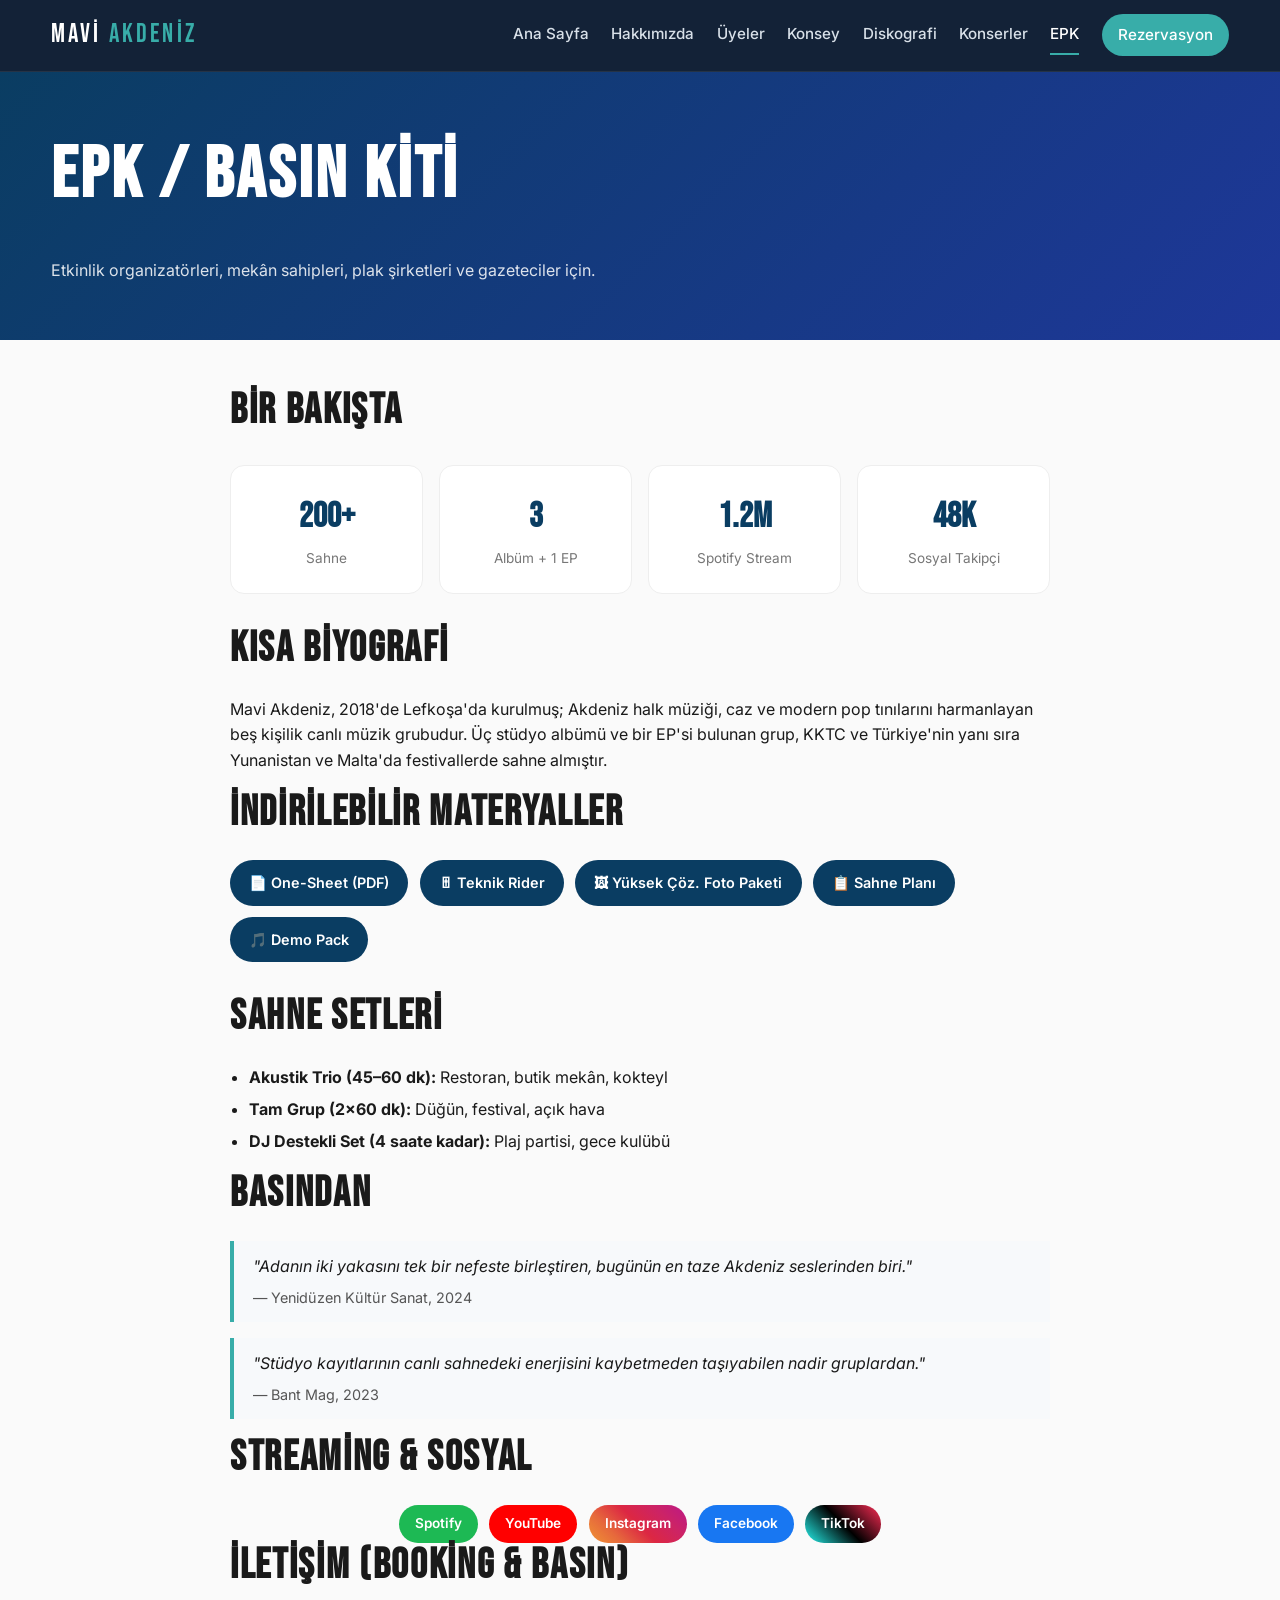
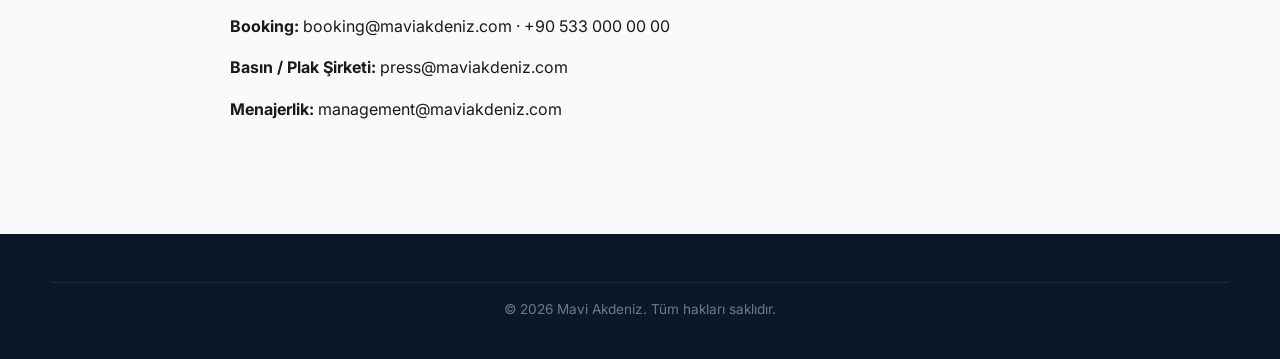
<file: epk.html>
<!DOCTYPE html>
<html lang="tr">
<head>
  <meta charset="UTF-8" />
  <meta name="viewport" content="width=device-width, initial-scale=1.0" />
  <title>EPK / Basın Kiti | Mavi Akdeniz</title>
  <meta name="description" content="Mavi Akdeniz elektronik basın kiti: streaming verileri, teknik rider, basın yorumları, yüksek çözünürlüklü görseller." />
  <link rel="stylesheet" href="css/style.css" />
  <link href="https://fonts.googleapis.com/css2?family=Bebas+Neue&family=Inter:wght@300;400;600;700&display=swap" rel="stylesheet" />
</head>
<body>
  <header class="site-header">
    <div class="container nav-wrap">
      <a href="index.html" class="logo">MAVİ<span>AKDENİZ</span></a>
      <button class="nav-toggle" aria-label="Menü" aria-expanded="false">
        <span></span><span></span><span></span>
      </button>
      <nav class="main-nav">
        <a href="index.html">Ana Sayfa</a>
        <a href="hakkimizda.html">Hakkımızda</a>
        <a href="uyeler.html">Üyeler</a>
        <a href="besteciler-konseyi.html">Konsey</a>
        <a href="diskografi.html">Diskografi</a>
        <a href="konserler.html">Konserler</a>
        <a href="epk.html" class="active">EPK</a>
        <a href="rezervasyon.html" class="btn-cta">Rezervasyon</a>
      </nav>
    </div>
  </header>

  <section class="page-header">
    <div class="container">
      <h1>EPK / Basın Kiti</h1>
      <p>Etkinlik organizatörleri, mekân sahipleri, plak şirketleri ve gazeteciler için.</p>
    </div>
  </section>

  <section class="content">
    <div class="container narrow">
      <h2>Bir Bakışta</h2>
      <div class="kpi-grid">
        <div class="kpi"><strong>200+</strong><span>Sahne</span></div>
        <div class="kpi"><strong>3</strong><span>Albüm + 1 EP</span></div>
        <div class="kpi"><strong>1.2M</strong><span>Spotify Stream</span></div>
        <div class="kpi"><strong>48K</strong><span>Sosyal Takipçi</span></div>
      </div>

      <h2>Kısa Biyografi</h2>
      <p>Mavi Akdeniz, 2018'de Lefkoşa'da kurulmuş; Akdeniz halk müziği, caz ve modern pop tınılarını harmanlayan beş kişilik canlı müzik grubudur. Üç stüdyo albümü ve bir EP'si bulunan grup, KKTC ve Türkiye'nin yanı sıra Yunanistan ve Malta'da festivallerde sahne almıştır.</p>

      <h2>İndirilebilir Materyaller</h2>
      <div class="download-row">
        <a href="#" onclick="event.preventDefault();alert('Demo dosya — yayında değil');">📄 One-Sheet (PDF)</a>
        <a href="#" onclick="event.preventDefault();alert('Demo dosya — yayında değil');">🎚 Teknik Rider</a>
        <a href="#" onclick="event.preventDefault();alert('Demo dosya — yayında değil');">🖼 Yüksek Çöz. Foto Paketi</a>
        <a href="#" onclick="event.preventDefault();alert('Demo dosya — yayında değil');">📋 Sahne Planı</a>
        <a href="#" onclick="event.preventDefault();alert('Demo dosya — yayında değil');">🎵 Demo Pack</a>
      </div>

      <h2>Sahne Setleri</h2>
      <ul class="checklist">
        <li><strong>Akustik Trio (45–60 dk):</strong> Restoran, butik mekân, kokteyl</li>
        <li><strong>Tam Grup (2x60 dk):</strong> Düğün, festival, açık hava</li>
        <li><strong>DJ Destekli Set (4 saate kadar):</strong> Plaj partisi, gece kulübü</li>
      </ul>

      <h2>Basından</h2>
      <blockquote class="quote">
        "Adanın iki yakasını tek bir nefeste birleştiren, bugünün en taze Akdeniz seslerinden biri."
        <cite>— Yenidüzen Kültür Sanat, 2024</cite>
      </blockquote>
      <blockquote class="quote">
        "Stüdyo kayıtlarının canlı sahnedeki enerjisini kaybetmeden taşıyabilen nadir gruplardan."
        <cite>— Bant Mag, 2023</cite>
      </blockquote>

      <h2>Streaming &amp; Sosyal</h2>
      <div class="social-links small">
        <a href="https://open.spotify.com" target="_blank" rel="noopener" class="social spotify">Spotify</a>
        <a href="https://www.youtube.com" target="_blank" rel="noopener" class="social youtube">YouTube</a>
        <a href="https://www.instagram.com" target="_blank" rel="noopener" class="social instagram">Instagram</a>
        <a href="https://www.facebook.com" target="_blank" rel="noopener" class="social facebook">Facebook</a>
        <a href="https://www.tiktok.com" target="_blank" rel="noopener" class="social tiktok">TikTok</a>
      </div>

      <h2>İletişim (Booking &amp; Basın)</h2>
      <p><strong>Booking:</strong> booking@maviakdeniz.com · +90 533 000 00 00</p>
      <p><strong>Basın / Plak Şirketi:</strong> press@maviakdeniz.com</p>
      <p><strong>Menajerlik:</strong> management@maviakdeniz.com</p>
    </div>
  </section>

  <footer class="site-footer">
    <div class="container copyright">
      <p>© 2026 Mavi Akdeniz. Tüm hakları saklıdır.</p>
    </div>
  </footer>
  <script src="js/script.js"></script>
</body>
</html>
</file>
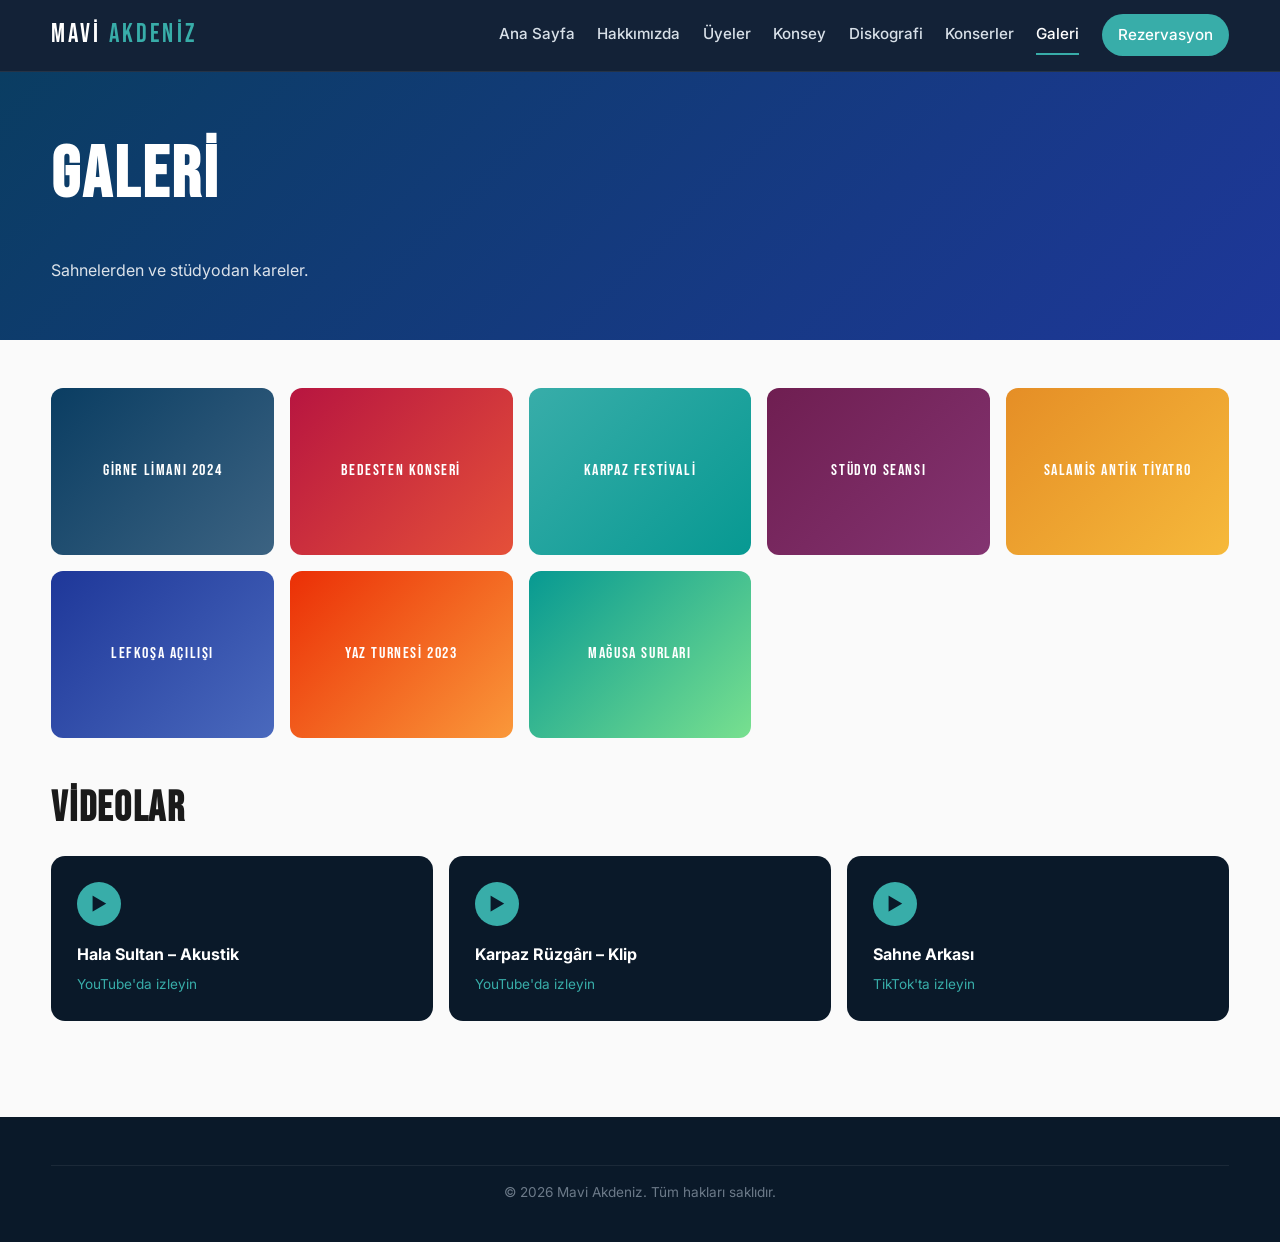
<file: galeri.html>
<!DOCTYPE html>
<html lang="tr">
<head>
  <meta charset="UTF-8" />
  <meta name="viewport" content="width=device-width, initial-scale=1.0" />
  <title>Galeri | Mavi Akdeniz</title>
  <link rel="stylesheet" href="css/style.css" />
  <link href="https://fonts.googleapis.com/css2?family=Bebas+Neue&family=Inter:wght@300;400;600;700&display=swap" rel="stylesheet" />
</head>
<body>
  <header class="site-header">
    <div class="container nav-wrap">
      <a href="index.html" class="logo">MAVİ<span>AKDENİZ</span></a>
      <button class="nav-toggle" aria-label="Menü" aria-expanded="false">
        <span></span><span></span><span></span>
      </button>
      <nav class="main-nav">
        <a href="index.html">Ana Sayfa</a>
        <a href="hakkimizda.html">Hakkımızda</a>
        <a href="uyeler.html">Üyeler</a>
        <a href="besteciler-konseyi.html">Konsey</a>
        <a href="diskografi.html">Diskografi</a>
        <a href="konserler.html">Konserler</a>
        <a href="galeri.html" class="active">Galeri</a>
        <a href="rezervasyon.html" class="btn-cta">Rezervasyon</a>
      </nav>
    </div>
  </header>

  <section class="page-header">
    <div class="container">
      <h1>Galeri</h1>
      <p>Sahnelerden ve stüdyodan kareler.</p>
    </div>
  </section>

  <section class="content">
    <div class="container">
      <div class="gallery-grid">
        <div class="gallery-item" style="background:linear-gradient(135deg,#0a3d62,#3c6382);">Girne Limanı 2024</div>
        <div class="gallery-item" style="background:linear-gradient(135deg,#b71540,#e55039);">Bedesten Konseri</div>
        <div class="gallery-item" style="background:linear-gradient(135deg,#38ada9,#079992);">Karpaz Festivali</div>
        <div class="gallery-item" style="background:linear-gradient(135deg,#6F1E51,#833471);">Stüdyo Seansı</div>
        <div class="gallery-item" style="background:linear-gradient(135deg,#e58e26,#f6b93b);">Salamis Antik Tiyatro</div>
        <div class="gallery-item" style="background:linear-gradient(135deg,#1e3799,#4a69bd);">Lefkoşa Açılışı</div>
        <div class="gallery-item" style="background:linear-gradient(135deg,#eb2f06,#fa983a);">Yaz Turnesi 2023</div>
        <div class="gallery-item" style="background:linear-gradient(135deg,#079992,#78e08f);">Mağusa Surları</div>
      </div>

      <h2 style="margin-top:3rem;">Videolar</h2>
      <div class="video-grid">
        <a href="https://www.youtube.com" target="_blank" rel="noopener" class="video-card">
          <span class="play">▶</span>
          <strong>Hala Sultan – Akustik</strong>
          <em>YouTube'da izleyin</em>
        </a>
        <a href="https://www.youtube.com" target="_blank" rel="noopener" class="video-card">
          <span class="play">▶</span>
          <strong>Karpaz Rüzgârı – Klip</strong>
          <em>YouTube'da izleyin</em>
        </a>
        <a href="https://www.tiktok.com" target="_blank" rel="noopener" class="video-card">
          <span class="play">▶</span>
          <strong>Sahne Arkası</strong>
          <em>TikTok'ta izleyin</em>
        </a>
      </div>
    </div>
  </section>

  <footer class="site-footer">
    <div class="container copyright">
      <p>© 2026 Mavi Akdeniz. Tüm hakları saklıdır.</p>
    </div>
  </footer>
  <script src="js/script.js"></script>
</body>
</html>
</file>
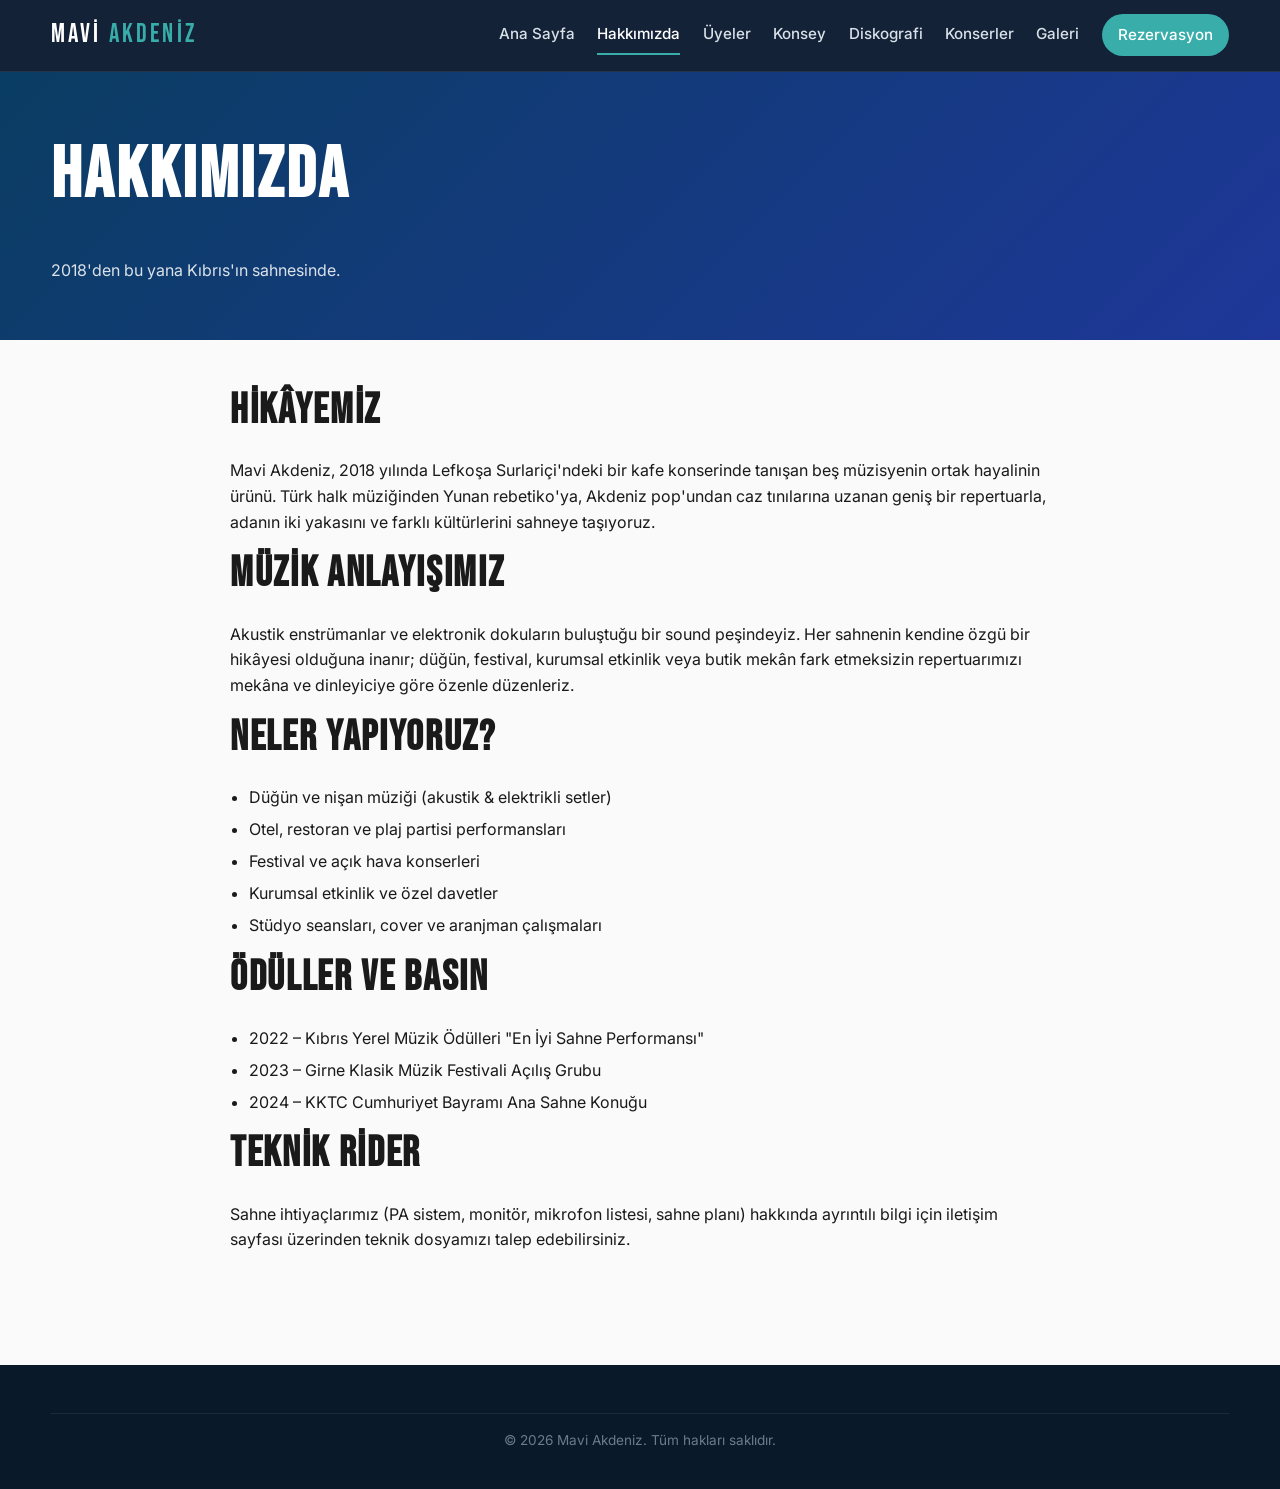
<file: hakkimizda.html>
<!DOCTYPE html>
<html lang="tr">
<head>
  <meta charset="UTF-8" />
  <meta name="viewport" content="width=device-width, initial-scale=1.0" />
  <title>Hakkımızda | Mavi Akdeniz</title>
  <link rel="stylesheet" href="css/style.css" />
  <link href="https://fonts.googleapis.com/css2?family=Bebas+Neue&family=Inter:wght@300;400;600;700&display=swap" rel="stylesheet" />
</head>
<body>
  <header class="site-header">
    <div class="container nav-wrap">
      <a href="index.html" class="logo">MAVİ<span>AKDENİZ</span></a>
      <button class="nav-toggle" aria-label="Menü" aria-expanded="false">
        <span></span><span></span><span></span>
      </button>
      <nav class="main-nav">
        <a href="index.html">Ana Sayfa</a>
        <a href="hakkimizda.html" class="active">Hakkımızda</a>
        <a href="uyeler.html">Üyeler</a>
        <a href="besteciler-konseyi.html">Konsey</a>
        <a href="diskografi.html">Diskografi</a>
        <a href="konserler.html">Konserler</a>
        <a href="galeri.html">Galeri</a>
        <a href="rezervasyon.html" class="btn-cta">Rezervasyon</a>
      </nav>
    </div>
  </header>

  <section class="page-header">
    <div class="container">
      <h1>Hakkımızda</h1>
      <p>2018'den bu yana Kıbrıs'ın sahnesinde.</p>
    </div>
  </section>

  <section class="content">
    <div class="container narrow">
      <h2>Hikâyemiz</h2>
      <p>Mavi Akdeniz, 2018 yılında Lefkoşa Surlariçi'ndeki bir kafe konserinde tanışan beş müzisyenin ortak hayalinin ürünü. Türk halk müziğinden Yunan rebetiko'ya, Akdeniz pop'undan caz tınılarına uzanan geniş bir repertuarla, adanın iki yakasını ve farklı kültürlerini sahneye taşıyoruz.</p>

      <h2>Müzik Anlayışımız</h2>
      <p>Akustik enstrümanlar ve elektronik dokuların buluştuğu bir sound peşindeyiz. Her sahnenin kendine özgü bir hikâyesi olduğuna inanır; düğün, festival, kurumsal etkinlik veya butik mekân fark etmeksizin repertuarımızı mekâna ve dinleyiciye göre özenle düzenleriz.</p>

      <h2>Neler Yapıyoruz?</h2>
      <ul class="checklist">
        <li>Düğün ve nişan müziği (akustik & elektrikli setler)</li>
        <li>Otel, restoran ve plaj partisi performansları</li>
        <li>Festival ve açık hava konserleri</li>
        <li>Kurumsal etkinlik ve özel davetler</li>
        <li>Stüdyo seansları, cover ve aranjman çalışmaları</li>
      </ul>

      <h2>Ödüller ve Basın</h2>
      <ul class="checklist">
        <li>2022 – Kıbrıs Yerel Müzik Ödülleri "En İyi Sahne Performansı"</li>
        <li>2023 – Girne Klasik Müzik Festivali Açılış Grubu</li>
        <li>2024 – KKTC Cumhuriyet Bayramı Ana Sahne Konuğu</li>
      </ul>

      <h2>Teknik Rider</h2>
      <p>Sahne ihtiyaçlarımız (PA sistem, monitör, mikrofon listesi, sahne planı) hakkında ayrıntılı bilgi için <a href="iletisim.html">iletişim</a> sayfası üzerinden teknik dosyamızı talep edebilirsiniz.</p>
    </div>
  </section>

  <footer class="site-footer">
    <div class="container copyright">
      <p>© 2026 Mavi Akdeniz. Tüm hakları saklıdır.</p>
    </div>
  </footer>
  <script src="js/script.js"></script>
</body>
</html>
</file>
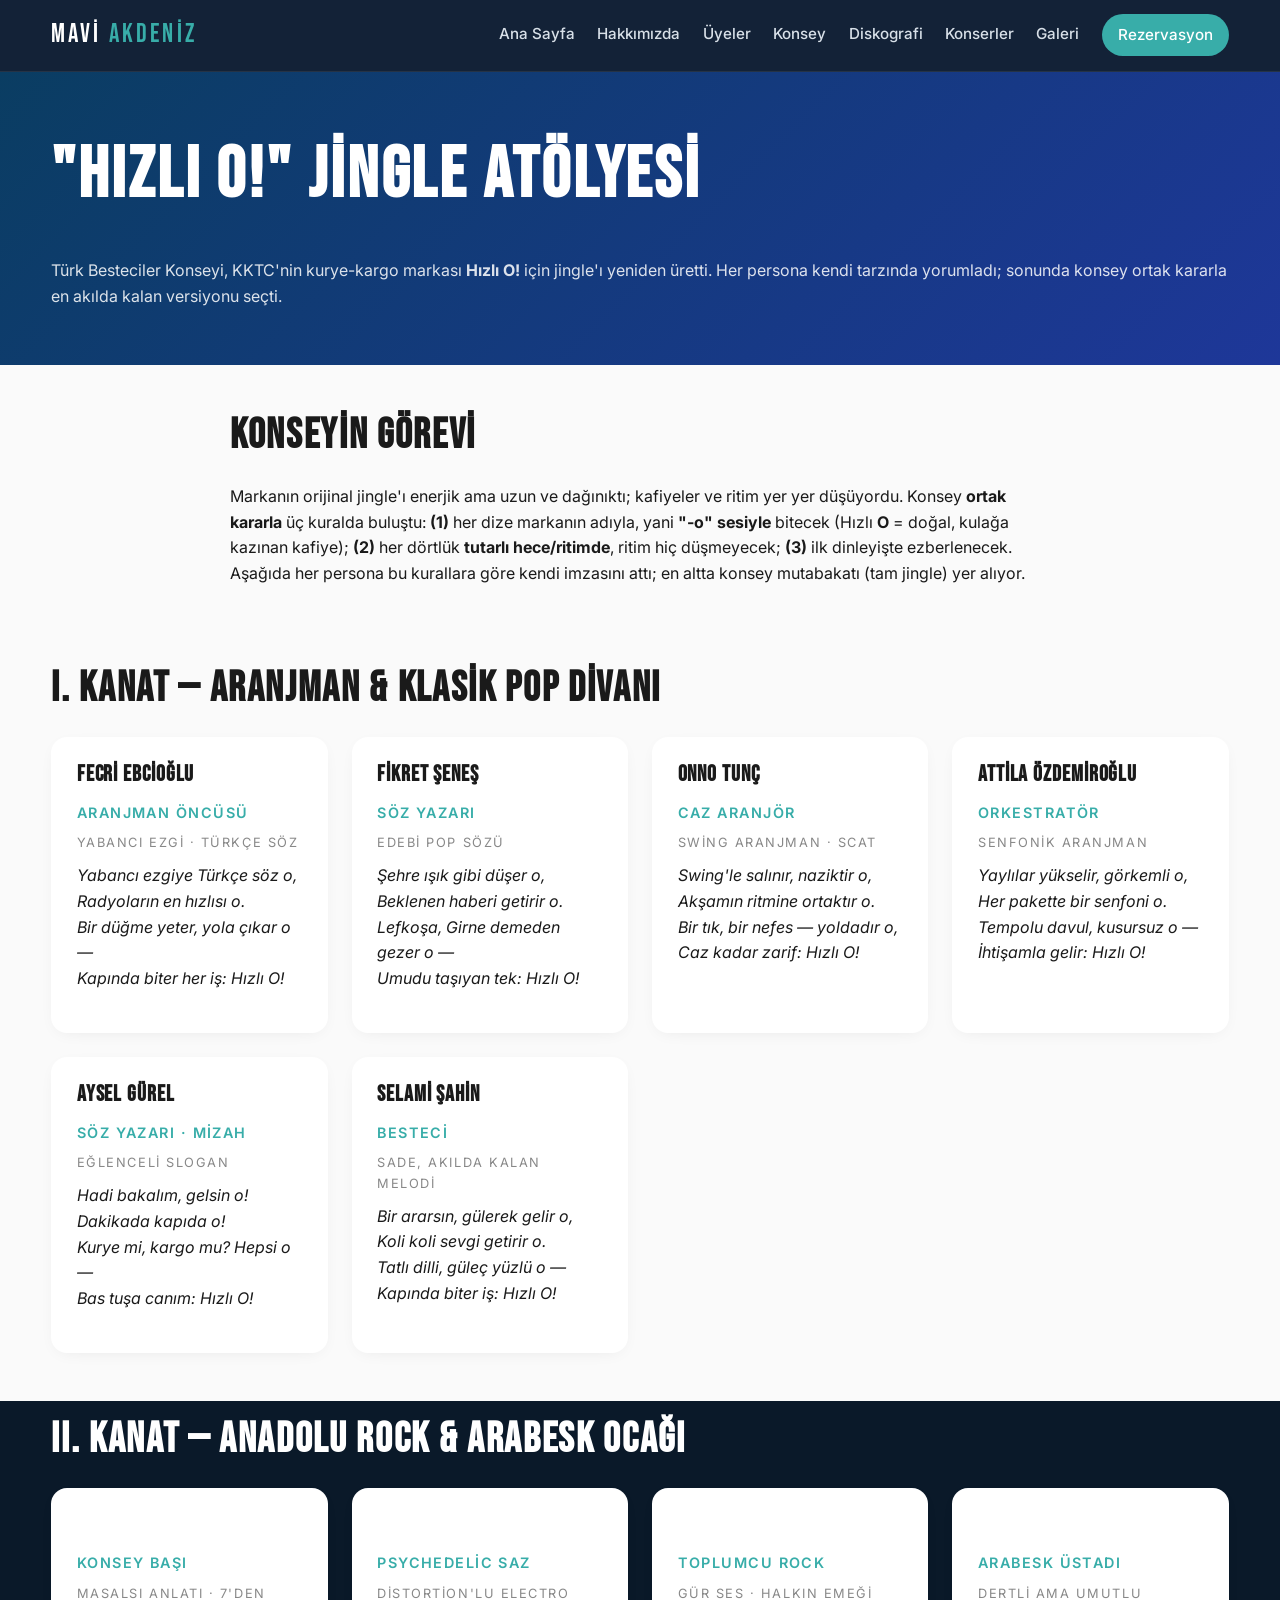
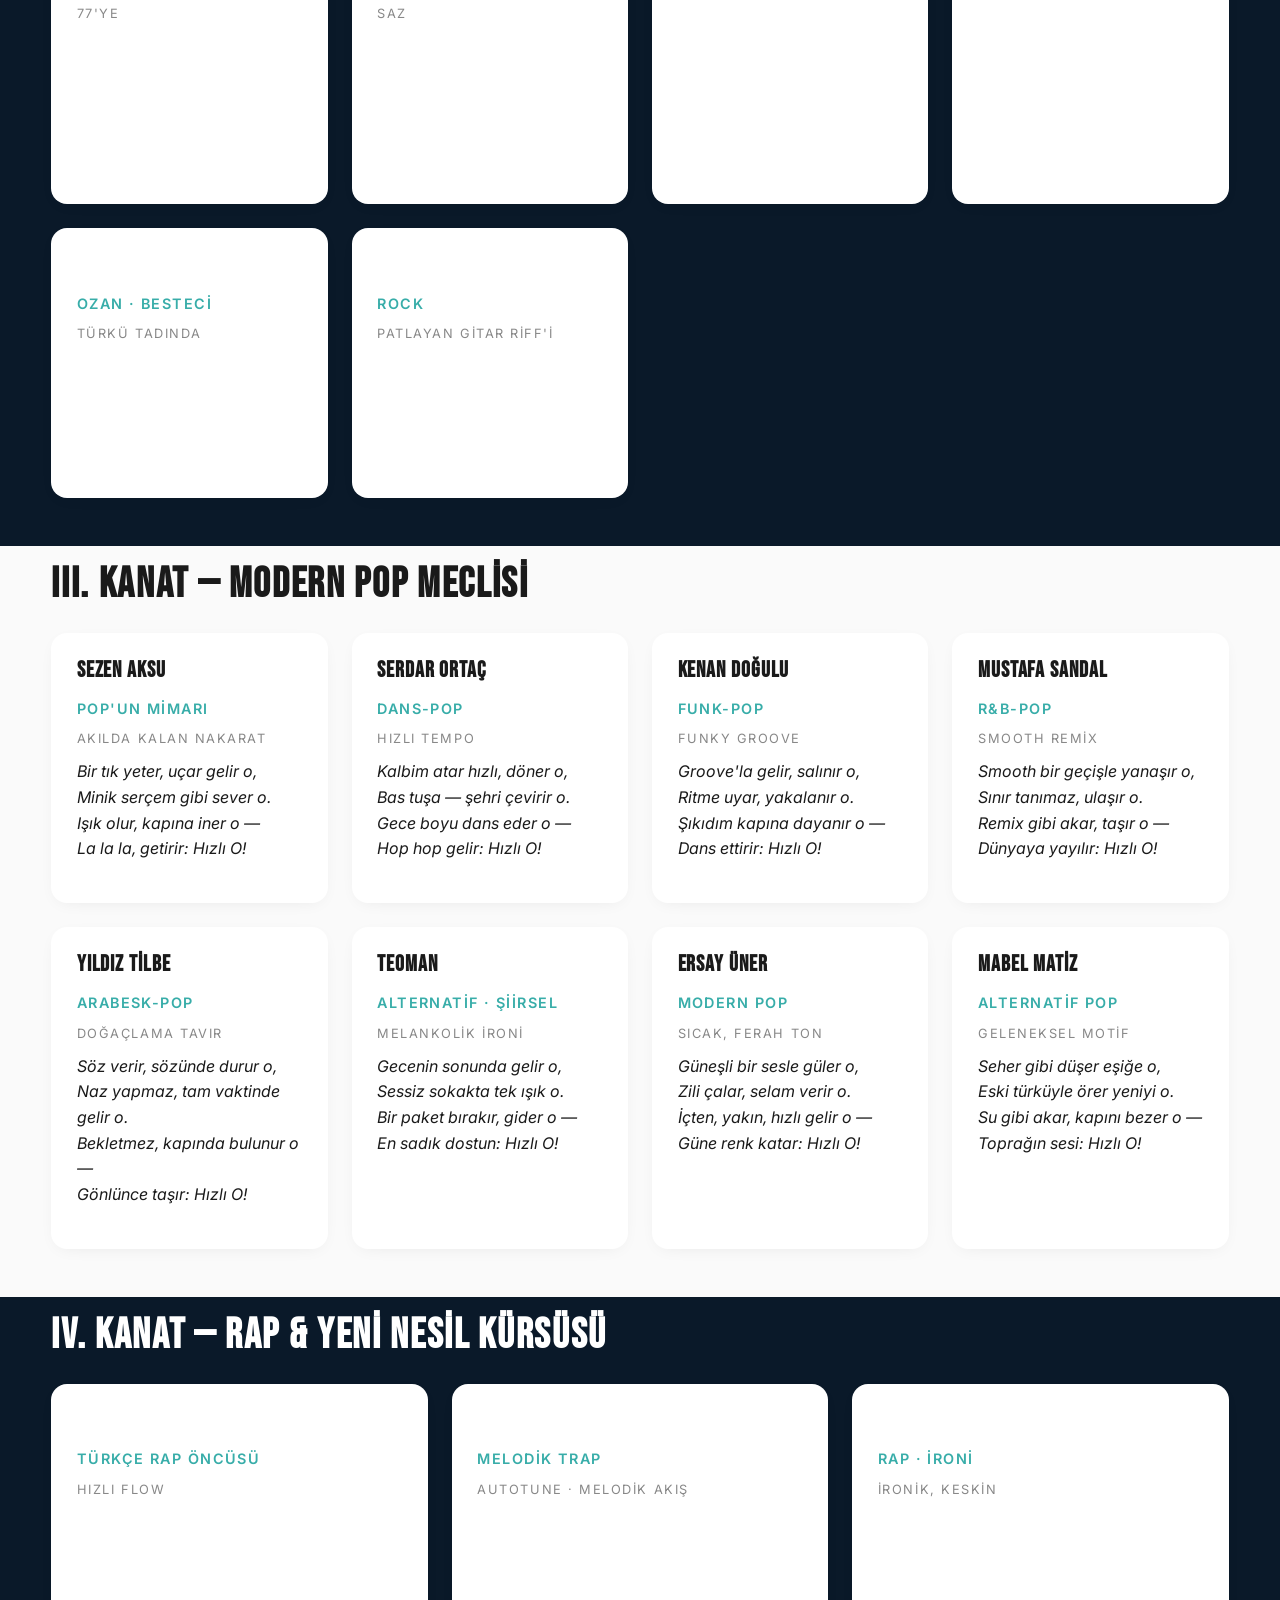
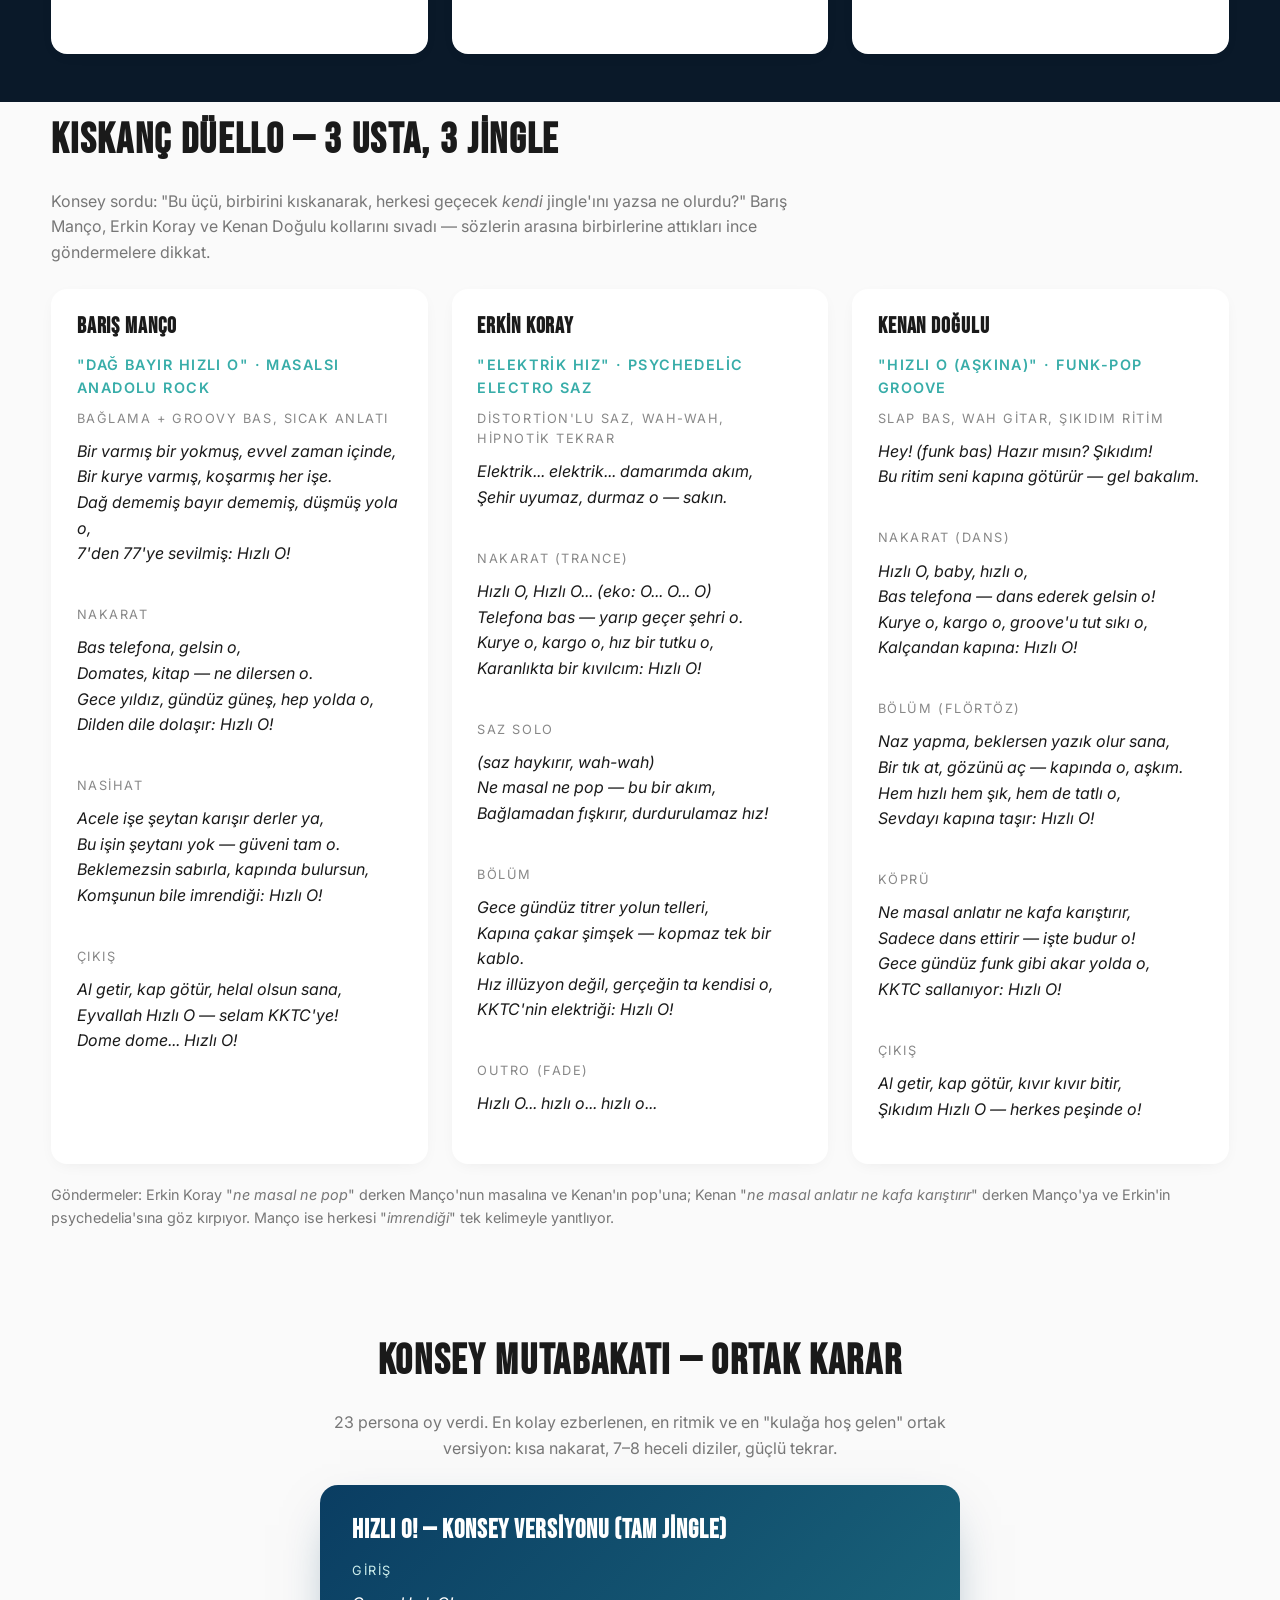
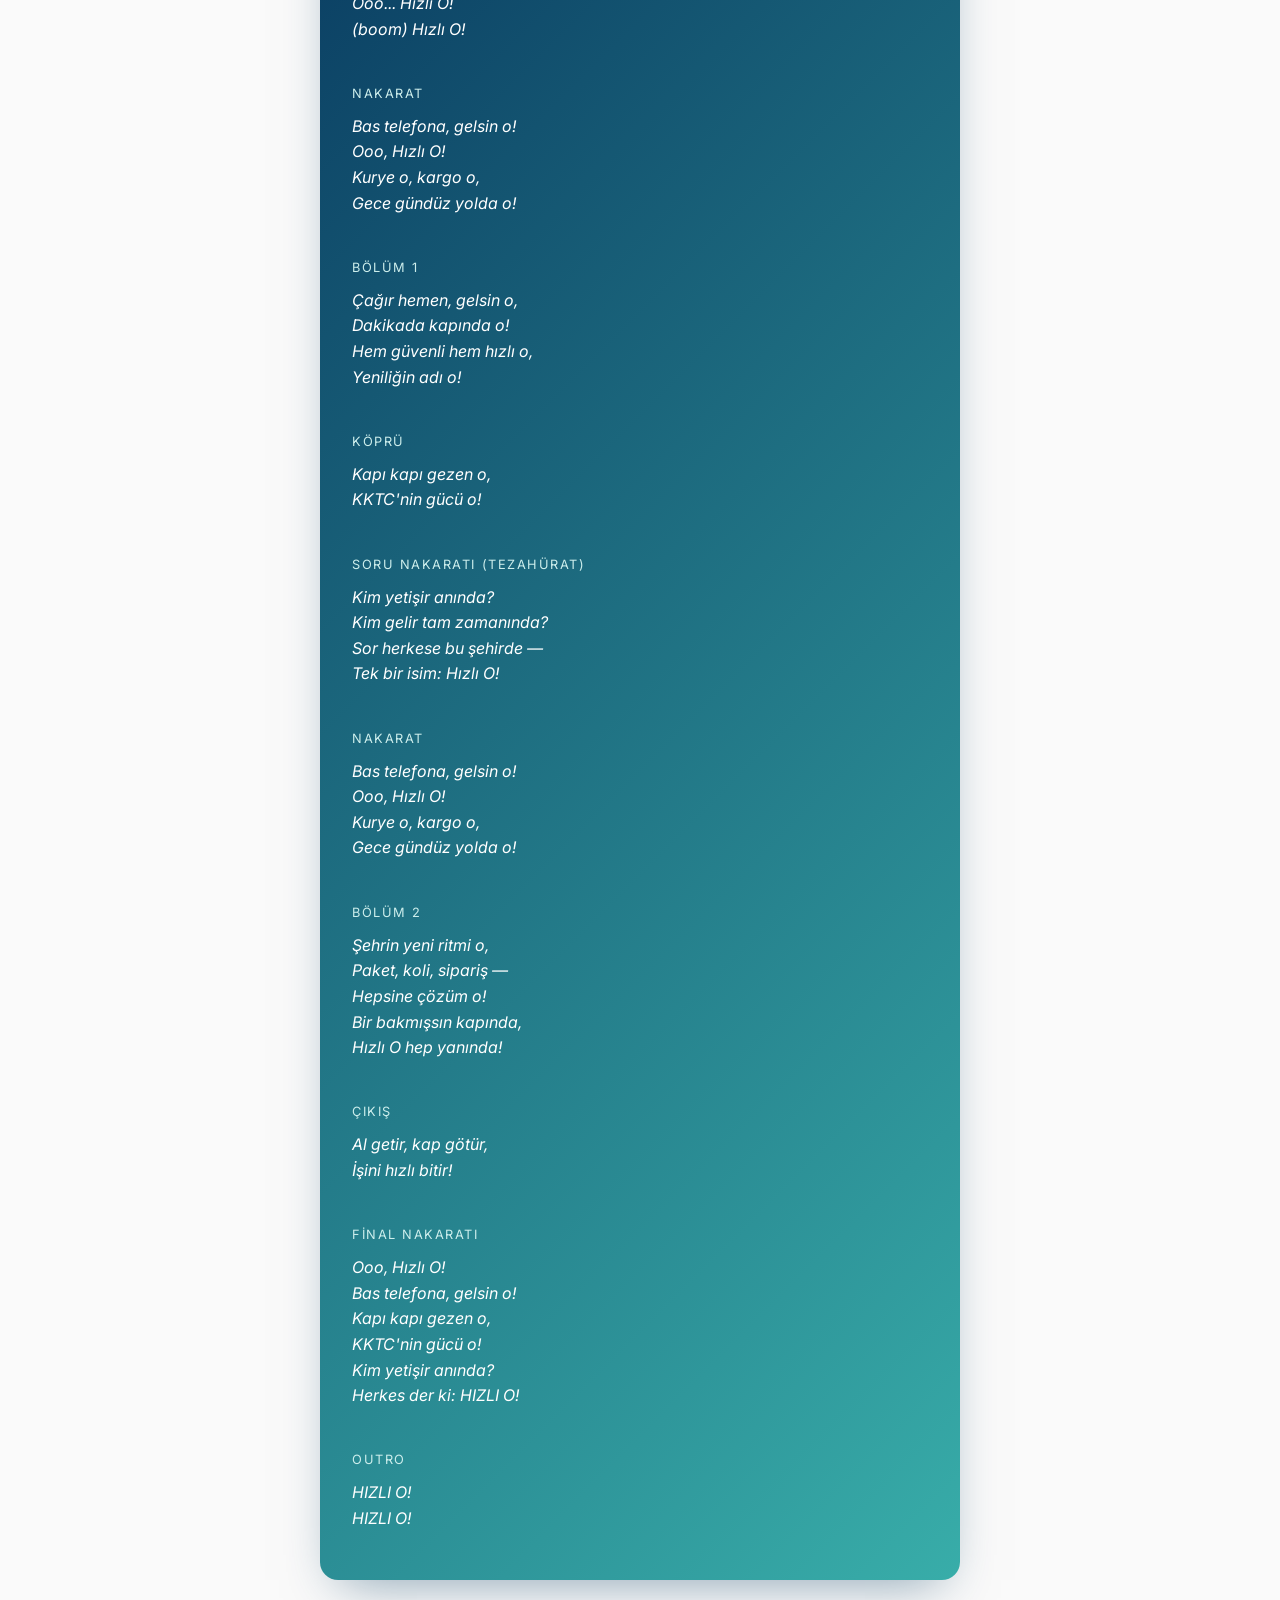
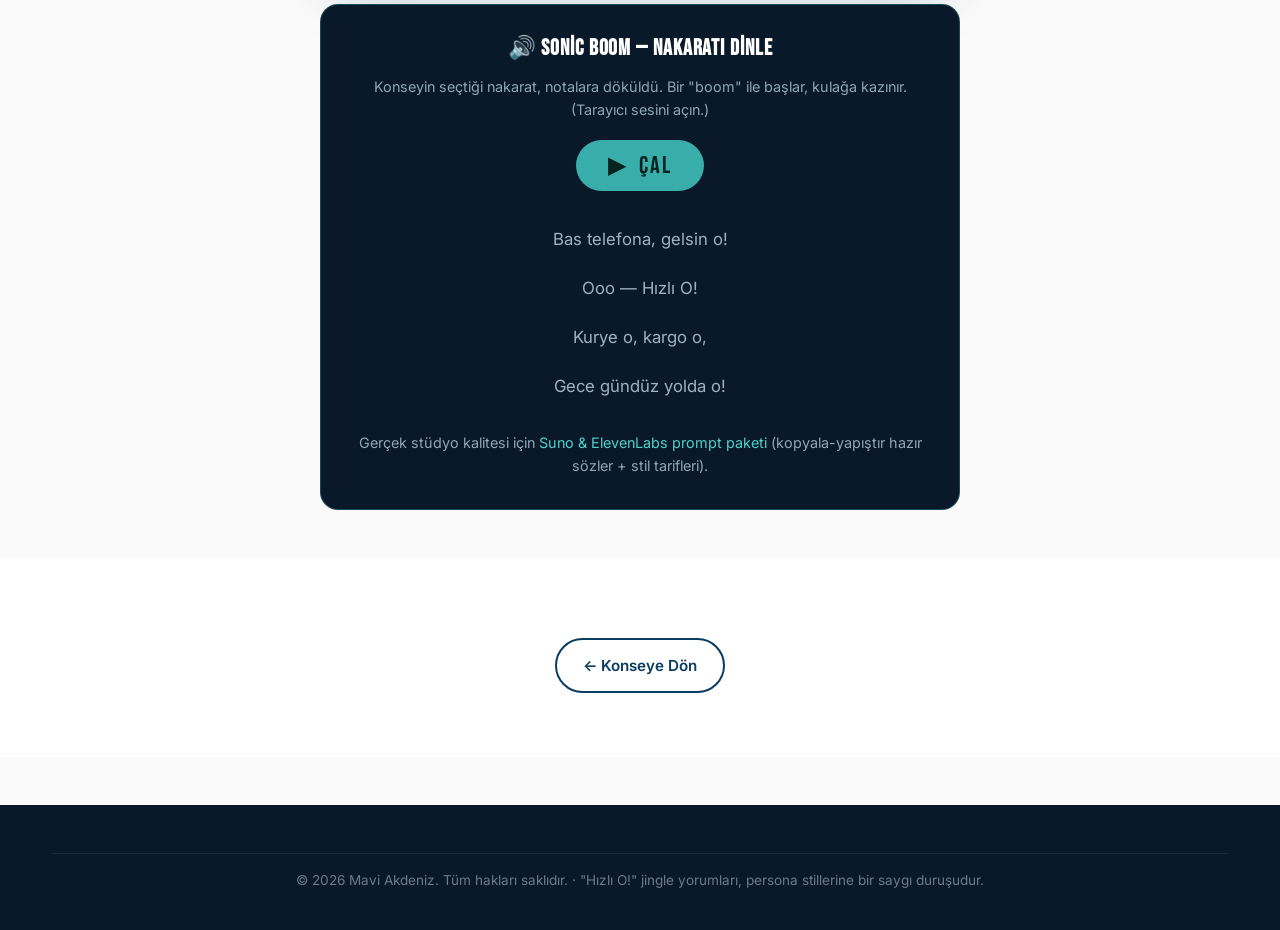
<file: hizli-o-jingle.html>
<!DOCTYPE html>
<html lang="tr">
<head>
  <meta charset="UTF-8" />
  <meta name="viewport" content="width=device-width, initial-scale=1.0" />
  <title>Hızlı O! Jingle Atölyesi | Türk Besteciler Konseyi</title>
  <meta name="description" content="Türk Besteciler Konseyi, KKTC'nin kurye-kargo markası 'Hızlı O!' için jingle'ı yeniden üretiyor. Her persona kendi tarzında yorumladı; konsey ortak kararla en akılda kalan versiyonu seçti." />
  <link rel="stylesheet" href="css/style.css" />
  <link href="https://fonts.googleapis.com/css2?family=Bebas+Neue&family=Inter:wght@300;400;600;700&display=swap" rel="stylesheet" />
  <style>
    .jingle { white-space: pre-line; font-style: italic; }
    .jingle .style-note { font-style: normal; display:block; color:#888; font-size:0.8rem; margin-bottom:0.6rem; text-transform:uppercase; letter-spacing:0.12em; }
    .consensus {
      background: linear-gradient(135deg,#0a3d62,#38ada9); color:#fff;
      border-radius:18px; padding:2rem; max-width:640px; margin:1.5rem auto 0;
      box-shadow:0 20px 50px -20px rgba(10,61,98,0.5);
    }
    .consensus h3 { color:#fff; font-size:1.6rem; }
    .consensus .jingle { color:#fff; }
    .consensus .style-note { color:#cdeeec; }

    /* ---- Sonic boom player ---- */
    .player {
      max-width:640px; margin:1.5rem auto 0; text-align:center;
      background:#0a1929; color:#fff; border-radius:18px; padding:2rem 1.6rem;
      border:1px solid rgba(56,173,169,0.35);
    }
    .player h3 { color:#fff; }
    .player p.hint { color:#8fa6b5; font-size:0.9rem; margin:0 0 1.2rem; }
    #play-jingle {
      background:#38ada9; color:#06231f; border:0; cursor:pointer;
      font-family:'Bebas Neue',sans-serif; font-size:1.5rem; letter-spacing:0.08em;
      padding:0.7rem 2rem; border-radius:999px; transition:transform .15s, background .2s;
    }
    #play-jingle:hover:not(:disabled) { transform:translateY(-2px); background:#4fd0cb; }
    #play-jingle:disabled { opacity:0.85; cursor:default; }
    .jingle-lines { list-style:none; padding:0; margin:1.6rem auto 0; max-width:420px; }
    .jingle-lines li.jingle-line {
      padding:0.5rem 0.8rem; border-radius:10px; margin:0.25rem 0;
      font-size:1.05rem; color:#9fb3c0; transition:all .2s;
      border:1px solid transparent;
    }
    .jingle-lines li.jingle-line.active {
      color:#fff; background:rgba(56,173,169,0.18);
      border-color:rgba(56,173,169,0.5); transform:scale(1.03);
      box-shadow:0 0 24px -6px rgba(56,173,169,0.6);
    }
  </style>
</head>
<body>
  <header class="site-header">
    <div class="container nav-wrap">
      <a href="index.html" class="logo">MAVİ<span>AKDENİZ</span></a>
      <button class="nav-toggle" aria-label="Menü" aria-expanded="false">
        <span></span><span></span><span></span>
      </button>
      <nav class="main-nav">
        <a href="index.html">Ana Sayfa</a>
        <a href="hakkimizda.html">Hakkımızda</a>
        <a href="uyeler.html">Üyeler</a>
        <a href="besteciler-konseyi.html">Konsey</a>
        <a href="diskografi.html">Diskografi</a>
        <a href="konserler.html">Konserler</a>
        <a href="galeri.html">Galeri</a>
        <a href="rezervasyon.html" class="btn-cta">Rezervasyon</a>
      </nav>
    </div>
  </header>

  <section class="page-header">
    <div class="container">
      <h1>"Hızlı O!" Jingle Atölyesi</h1>
      <p>Türk Besteciler Konseyi, KKTC'nin kurye-kargo markası <strong>Hızlı O!</strong> için jingle'ı yeniden üretti. Her persona kendi tarzında yorumladı; sonunda konsey ortak kararla en akılda kalan versiyonu seçti.</p>
    </div>
  </section>

  <section class="content">
    <div class="container narrow">
      <h2>Konseyin Görevi</h2>
      <p>Markanın orijinal jingle'ı enerjik ama uzun ve dağınıktı; kafiyeler ve ritim yer yer düşüyordu. Konsey <strong>ortak kararla</strong> üç kuralda buluştu: <strong>(1)</strong> her dize markanın adıyla, yani <strong>"-o" sesiyle</strong> bitecek (Hızlı <strong>O</strong> = doğal, kulağa kazınan kafiye); <strong>(2)</strong> her dörtlük <strong>tutarlı hece/ritimde</strong>, ritim hiç düşmeyecek; <strong>(3)</strong> ilk dinleyişte ezberlenecek. Aşağıda her persona bu kurallara göre kendi imzasını attı; en altta konsey mutabakatı (tam jingle) yer alıyor.</p>
    </div>
  </section>

  <!-- ===== KANAT I ===== -->
  <section class="content" style="padding-top:1rem;">
    <div class="container">
      <h2>I. Kanat — Aranjman &amp; Klasik Pop Divanı</h2>
      <div class="members-grid">

        <article class="member-card">
          <h3>Fecri Ebcioğlu</h3>
          <p class="role">Aranjman Öncüsü</p>
          <p class="jingle"><span class="style-note">Yabancı ezgi · Türkçe söz</span>Yabancı ezgiye Türkçe söz o,
Radyoların en hızlısı o.
Bir düğme yeter, yola çıkar o —
Kapında biter her iş: Hızlı O!</p>
        </article>

        <article class="member-card">
          <h3>Fikret Şeneş</h3>
          <p class="role">Söz Yazarı</p>
          <p class="jingle"><span class="style-note">Edebi pop sözü</span>Şehre ışık gibi düşer o,
Beklenen haberi getirir o.
Lefkoşa, Girne demeden gezer o —
Umudu taşıyan tek: Hızlı O!</p>
        </article>

        <article class="member-card">
          <h3>Onno Tunç</h3>
          <p class="role">Caz Aranjör</p>
          <p class="jingle"><span class="style-note">Swing aranjman · scat</span>Swing'le salınır, naziktir o,
Akşamın ritmine ortaktır o.
Bir tık, bir nefes — yoldadır o,
Caz kadar zarif: Hızlı O!</p>
        </article>

        <article class="member-card">
          <h3>Attila Özdemiroğlu</h3>
          <p class="role">Orkestratör</p>
          <p class="jingle"><span class="style-note">Senfonik aranjman</span>Yaylılar yükselir, görkemli o,
Her pakette bir senfoni o.
Tempolu davul, kusursuz o —
İhtişamla gelir: Hızlı O!</p>
        </article>

        <article class="member-card">
          <h3>Aysel Gürel</h3>
          <p class="role">Söz Yazarı · Mizah</p>
          <p class="jingle"><span class="style-note">Eğlenceli slogan</span>Hadi bakalım, gelsin o!
Dakikada kapıda o!
Kurye mi, kargo mu? Hepsi o —
Bas tuşa canım: Hızlı O!</p>
        </article>

        <article class="member-card">
          <h3>Selami Şahin</h3>
          <p class="role">Besteci</p>
          <p class="jingle"><span class="style-note">Sade, akılda kalan melodi</span>Bir ararsın, gülerek gelir o,
Koli koli sevgi getirir o.
Tatlı dilli, güleç yüzlü o —
Kapında biter iş: Hızlı O!</p>
        </article>

      </div>
    </div>
  </section>

  <!-- ===== KANAT II ===== -->
  <section class="content" style="padding-top:1rem;background:#0a1929;color:#fff;">
    <div class="container">
      <h2 style="color:#fff;">II. Kanat — Anadolu Rock &amp; Arabesk Ocağı</h2>
      <div class="members-grid">

        <article class="member-card">
          <h3>Barış Manço</h3>
          <p class="role">Konsey Başı</p>
          <p class="jingle"><span class="style-note">Masalsı anlatı · 7'den 77'ye</span>Dağ demez, bayır demez, yoldadır o,
7'den 77'ye dosttur o.
Ne dilersen kapına taşır o —
Masal kadar tatlı: Hızlı O!</p>
        </article>

        <article class="member-card">
          <h3>Erkin Koray</h3>
          <p class="role">Psychedelic Saz</p>
          <p class="jingle"><span class="style-note">Distortion'lu electro saz</span>Damarda elektrik, akımdır o,
Durmaz, dinmez, hızlı nabızdır o.
Sazdan fışkırır, şimşektir o —
Karanlığı yaran: Hızlı O!</p>
        </article>

        <article class="member-card">
          <h3>Cem Karaca</h3>
          <p class="role">Toplumcu Rock</p>
          <p class="jingle"><span class="style-note">Gür ses · halkın emeği</span>Emeği omzunda taşır o,
Kapı kapı halka ulaşır o.
Ne yağmur dinler ne yorulur o —
Şehrin nasırlı eli: Hızlı O!</p>
        </article>

        <article class="member-card">
          <h3>Ferdi Tayfur</h3>
          <p class="role">Arabesk Üstadı</p>
          <p class="jingle"><span class="style-note">Dertli ama umutlu</span>Yıllarca bekledim, geldi o,
Garip gönlüme derman oldu o.
Bir paket umut bıraktı o —
Yaramı saran: Hızlı O!</p>
        </article>

        <article class="member-card">
          <h3>Zülfü Livaneli</h3>
          <p class="role">Ozan · Besteci</p>
          <p class="jingle"><span class="style-note">Türkü tadında</span>Bir tel üstünde gezer o,
Köyden kasabaya eser o.
Sazı vurduk mu, ulaşır o —
Muradı getiren: Hızlı O!</p>
        </article>

        <article class="member-card">
          <h3>Şebnem Ferah</h3>
          <p class="role">Rock</p>
          <p class="jingle"><span class="style-note">Patlayan gitar riff'i</span>Gök gürler, fırtına kopar o,
Hiçbir yol durduramaz o.
Kapına riff gibi çakar o —
Tek nefeste biter: Hızlı O!</p>
        </article>

      </div>
    </div>
  </section>

  <!-- ===== KANAT III ===== -->
  <section class="content" style="padding-top:1rem;">
    <div class="container">
      <h2>III. Kanat — Modern Pop Meclisi</h2>
      <div class="members-grid">

        <article class="member-card">
          <h3>Sezen Aksu</h3>
          <p class="role">Pop'un Mimarı</p>
          <p class="jingle"><span class="style-note">Akılda kalan nakarat</span>Bir tık yeter, uçar gelir o,
Minik serçem gibi sever o.
Işık olur, kapına iner o —
La la la, getirir: Hızlı O!</p>
        </article>

        <article class="member-card">
          <h3>Serdar Ortaç</h3>
          <p class="role">Dans-Pop</p>
          <p class="jingle"><span class="style-note">Hızlı tempo</span>Kalbim atar hızlı, döner o,
Bas tuşa — şehri çevirir o.
Gece boyu dans eder o —
Hop hop gelir: Hızlı O!</p>
        </article>

        <article class="member-card">
          <h3>Kenan Doğulu</h3>
          <p class="role">Funk-Pop</p>
          <p class="jingle"><span class="style-note">Funky groove</span>Groove'la gelir, salınır o,
Ritme uyar, yakalanır o.
Şıkıdım kapına dayanır o —
Dans ettirir: Hızlı O!</p>
        </article>

        <article class="member-card">
          <h3>Mustafa Sandal</h3>
          <p class="role">R&amp;B-Pop</p>
          <p class="jingle"><span class="style-note">Smooth remix</span>Smooth bir geçişle yanaşır o,
Sınır tanımaz, ulaşır o.
Remix gibi akar, taşır o —
Dünyaya yayılır: Hızlı O!</p>
        </article>

        <article class="member-card">
          <h3>Yıldız Tilbe</h3>
          <p class="role">Arabesk-Pop</p>
          <p class="jingle"><span class="style-note">Doğaçlama tavır</span>Söz verir, sözünde durur o,
Naz yapmaz, tam vaktinde gelir o.
Bekletmez, kapında bulunur o —
Gönlünce taşır: Hızlı O!</p>
        </article>

        <article class="member-card">
          <h3>Teoman</h3>
          <p class="role">Alternatif · Şiirsel</p>
          <p class="jingle"><span class="style-note">Melankolik ironi</span>Gecenin sonunda gelir o,
Sessiz sokakta tek ışık o.
Bir paket bırakır, gider o —
En sadık dostun: Hızlı O!</p>
        </article>

        <article class="member-card">
          <h3>Ersay Üner</h3>
          <p class="role">Modern Pop</p>
          <p class="jingle"><span class="style-note">Sıcak, ferah ton</span>Güneşli bir sesle güler o,
Zili çalar, selam verir o.
İçten, yakın, hızlı gelir o —
Güne renk katar: Hızlı O!</p>
        </article>

        <article class="member-card">
          <h3>Mabel Matiz</h3>
          <p class="role">Alternatif Pop</p>
          <p class="jingle"><span class="style-note">Geleneksel motif</span>Seher gibi düşer eşiğe o,
Eski türküyle örer yeniyi o.
Su gibi akar, kapını bezer o —
Toprağın sesi: Hızlı O!</p>
        </article>

      </div>
    </div>
  </section>

  <!-- ===== KANAT IV ===== -->
  <section class="content" style="padding-top:1rem;background:#0a1929;color:#fff;">
    <div class="container">
      <h2 style="color:#fff;">IV. Kanat — Rap &amp; Yeni Nesil Kürsüsü</h2>
      <div class="members-grid">

        <article class="member-card">
          <h3>Ceza</h3>
          <p class="role">Türkçe Rap Öncüsü</p>
          <p class="jingle"><span class="style-note">Hızlı flow</span>Hız bende, ritim bende — gelir o,
Tık-tık bas, şimşek gibi geçer o.
Kapı kapı, koli koli eser o —
KKTC tek ses: Hızlı O!</p>
        </article>

        <article class="member-card">
          <h3>Ezhel</h3>
          <p class="role">Melodik Trap</p>
          <p class="jingle"><span class="style-note">Autotune · melodik akış</span>Bi' tık attım, düştü cebe o,
Gece gündüz akıyo' hep o.
Melodik bi' hızla gelir o —
Adada tek geçer: Hızlı O!</p>
        </article>

        <article class="member-card">
          <h3>Norm Ender</h3>
          <p class="role">Rap · İroni</p>
          <p class="jingle"><span class="style-note">İronik, keskin</span>Herkes yavaş, bi' tek değil o,
"Beklemek" yok sözlüğünde o.
Lafı uzatmaz, hemen gelir o —
En sadık dostun: Hızlı O!</p>
        </article>

      </div>
    </div>
  </section>

  <!-- ===== KISKANÇ DÜELLO ===== -->
  <section class="content" style="padding-top:1rem;">
    <div class="container">
      <h2>Kıskanç Düello — 3 Usta, 3 Jingle</h2>
      <p class="muted" style="max-width:780px;margin-bottom:1.5rem;">Konsey sordu: "Bu üçü, birbirini kıskanarak, herkesi geçecek <em>kendi</em> jingle'ını yazsa ne olurdu?" Barış Manço, Erkin Koray ve Kenan Doğulu kollarını sıvadı — sözlerin arasına birbirlerine attıkları ince göndermelere dikkat.</p>
      <div class="members-grid">

        <article class="member-card">
          <h3>Barış Manço</h3>
          <p class="role">"Dağ Bayır Hızlı O" · Masalsı Anadolu Rock</p>
          <p class="jingle"><span class="style-note">Bağlama + groovy bas, sıcak anlatı</span>Bir varmış bir yokmuş, evvel zaman içinde,
Bir kurye varmış, koşarmış her işe.
Dağ dememiş bayır dememiş, düşmüş yola o,
7'den 77'ye sevilmiş: Hızlı O!

<span class="style-note" style="margin-top:0.8rem;">Nakarat</span>Bas telefona, gelsin o,
Domates, kitap — ne dilersen o.
Gece yıldız, gündüz güneş, hep yolda o,
Dilden dile dolaşır: Hızlı O!

<span class="style-note" style="margin-top:0.8rem;">Nasihat</span>Acele işe şeytan karışır derler ya,
Bu işin şeytanı yok — güveni tam o.
Beklemezsin sabırla, kapında bulursun,
Komşunun bile imrendiği: Hızlı O!

<span class="style-note" style="margin-top:0.8rem;">Çıkış</span>Al getir, kap götür, helal olsun sana,
Eyvallah Hızlı O — selam KKTC'ye!
Dome dome... Hızlı O!</p>
        </article>

        <article class="member-card">
          <h3>Erkin Koray</h3>
          <p class="role">"Elektrik Hız" · Psychedelic Electro Saz</p>
          <p class="jingle"><span class="style-note">Distortion'lu saz, wah-wah, hipnotik tekrar</span>Elektrik... elektrik... damarımda akım,
Şehir uyumaz, durmaz o — sakın.

<span class="style-note" style="margin-top:0.8rem;">Nakarat (trance)</span>Hızlı O, Hızlı O... (eko: O... O... O)
Telefona bas — yarıp geçer şehri o.
Kurye o, kargo o, hız bir tutku o,
Karanlıkta bir kıvılcım: Hızlı O!

<span class="style-note" style="margin-top:0.8rem;">Saz Solo</span>(saz haykırır, wah-wah)
Ne masal ne pop — bu bir akım,
Bağlamadan fışkırır, durdurulamaz hız!

<span class="style-note" style="margin-top:0.8rem;">Bölüm</span>Gece gündüz titrer yolun telleri,
Kapına çakar şimşek — kopmaz tek bir kablo.
Hız illüzyon değil, gerçeğin ta kendisi o,
KKTC'nin elektriği: Hızlı O!

<span class="style-note" style="margin-top:0.8rem;">Outro (fade)</span>Hızlı O... hızlı o... hızlı o...</p>
        </article>

        <article class="member-card">
          <h3>Kenan Doğulu</h3>
          <p class="role">"Hızlı O (Aşkına)" · Funk-Pop Groove</p>
          <p class="jingle"><span class="style-note">Slap bas, wah gitar, şıkıdım ritim</span>Hey! (funk bas) Hazır mısın? Şıkıdım!
Bu ritim seni kapına götürür — gel bakalım.

<span class="style-note" style="margin-top:0.8rem;">Nakarat (dans)</span>Hızlı O, baby, hızlı o,
Bas telefona — dans ederek gelsin o!
Kurye o, kargo o, groove'u tut sıkı o,
Kalçandan kapına: Hızlı O!

<span class="style-note" style="margin-top:0.8rem;">Bölüm (flörtöz)</span>Naz yapma, beklersen yazık olur sana,
Bir tık at, gözünü aç — kapında o, aşkım.
Hem hızlı hem şık, hem de tatlı o,
Sevdayı kapına taşır: Hızlı O!

<span class="style-note" style="margin-top:0.8rem;">Köprü</span>Ne masal anlatır ne kafa karıştırır,
Sadece dans ettirir — işte budur o!
Gece gündüz funk gibi akar yolda o,
KKTC sallanıyor: Hızlı O!

<span class="style-note" style="margin-top:0.8rem;">Çıkış</span>Al getir, kap götür, kıvır kıvır bitir,
Şıkıdım Hızlı O — herkes peşinde o!</p>
        </article>

      </div>
      <p class="muted" style="margin-top:1.2rem;font-size:0.9rem;">Göndermeler: Erkin Koray "<em>ne masal ne pop</em>" derken Manço'nun masalına ve Kenan'ın pop'una; Kenan "<em>ne masal anlatır ne kafa karıştırır</em>" derken Manço'ya ve Erkin'in psychedelia'sına göz kırpıyor. Manço ise herkesi "<em>imrendiği</em>" tek kelimeyle yanıtlıyor.</p>
    </div>
  </section>

  <!-- ===== ORTAK KARAR ===== -->
  <section class="content">
    <div class="container">
      <h2 style="text-align:center;">Konsey Mutabakatı — Ortak Karar</h2>
      <p class="muted" style="text-align:center;max-width:680px;margin:0 auto;">23 persona oy verdi. En kolay ezberlenen, en ritmik ve en "kulağa hoş gelen" ortak versiyon: kısa nakarat, 7–8 heceli diziler, güçlü tekrar.</p>
      <div class="consensus">
        <h3>Hızlı O! — Konsey Versiyonu (Tam Jingle)</h3>
        <p class="jingle"><span class="style-note">Giriş</span>Ooo... Hızlı O!
(boom) Hızlı O!

<span class="style-note" style="margin-top:1rem;">Nakarat</span>Bas telefona, gelsin o!
Ooo, Hızlı O!
Kurye o, kargo o,
Gece gündüz yolda o!

<span class="style-note" style="margin-top:1rem;">Bölüm 1</span>Çağır hemen, gelsin o,
Dakikada kapında o!
Hem güvenli hem hızlı o,
Yeniliğin adı o!

<span class="style-note" style="margin-top:1rem;">Köprü</span>Kapı kapı gezen o,
KKTC'nin gücü o!

<span class="style-note" style="margin-top:1rem;">Soru Nakaratı (tezahürat)</span>Kim yetişir anında?
Kim gelir tam zamanında?
Sor herkese bu şehirde —
Tek bir isim: Hızlı O!

<span class="style-note" style="margin-top:1rem;">Nakarat</span>Bas telefona, gelsin o!
Ooo, Hızlı O!
Kurye o, kargo o,
Gece gündüz yolda o!

<span class="style-note" style="margin-top:1rem;">Bölüm 2</span>Şehrin yeni ritmi o,
Paket, koli, sipariş —
Hepsine çözüm o!
Bir bakmışsın kapında,
Hızlı O hep yanında!

<span class="style-note" style="margin-top:1rem;">Çıkış</span>Al getir, kap götür,
İşini hızlı bitir!

<span class="style-note" style="margin-top:1rem;">Final Nakaratı</span>Ooo, Hızlı O!
Bas telefona, gelsin o!
Kapı kapı gezen o,
KKTC'nin gücü o!
Kim yetişir anında?
Herkes der ki: HIZLI O!

<span class="style-note" style="margin-top:1rem;">Outro</span>HIZLI O!
HIZLI O!</p>
      </div>

      <div class="player">
        <h3>🔊 Sonic Boom — Nakaratı Dinle</h3>
        <p class="hint">Konseyin seçtiği nakarat, notalara döküldü. Bir "boom" ile başlar, kulağa kazınır. (Tarayıcı sesini açın.)</p>
        <button id="play-jingle" type="button">▶&nbsp;&nbsp;Çal</button>
        <ul class="jingle-lines">
          <li class="jingle-line">Bas telefona, gelsin o!</li>
          <li class="jingle-line">Ooo — Hızlı O!</li>
          <li class="jingle-line">Kurye o, kargo o,</li>
          <li class="jingle-line">Gece gündüz yolda o!</li>
        </ul>
        <p class="hint" style="margin:1.4rem 0 0;">Gerçek stüdyo kalitesi için
          <a href="jingle-ai-prompts.md" style="color:#4fd0cb;">Suno &amp; ElevenLabs prompt paketi</a>
          (kopyala-yapıştır hazır sözler + stil tarifleri).</p>
      </div>
    </div>
  </section>

  <section class="social-cta">
    <div class="container">
      <a href="besteciler-konseyi.html" class="btn btn-outline">← Konseye Dön</a>
    </div>
  </section>

  <footer class="site-footer">
    <div class="container copyright">
      <p>© 2026 Mavi Akdeniz. Tüm hakları saklıdır. · "Hızlı O!" jingle yorumları, persona stillerine bir saygı duruşudur.</p>
    </div>
  </footer>
  <script src="js/script.js"></script>
  <script src="js/jingle.js"></script>
</body>
</html>
</file>
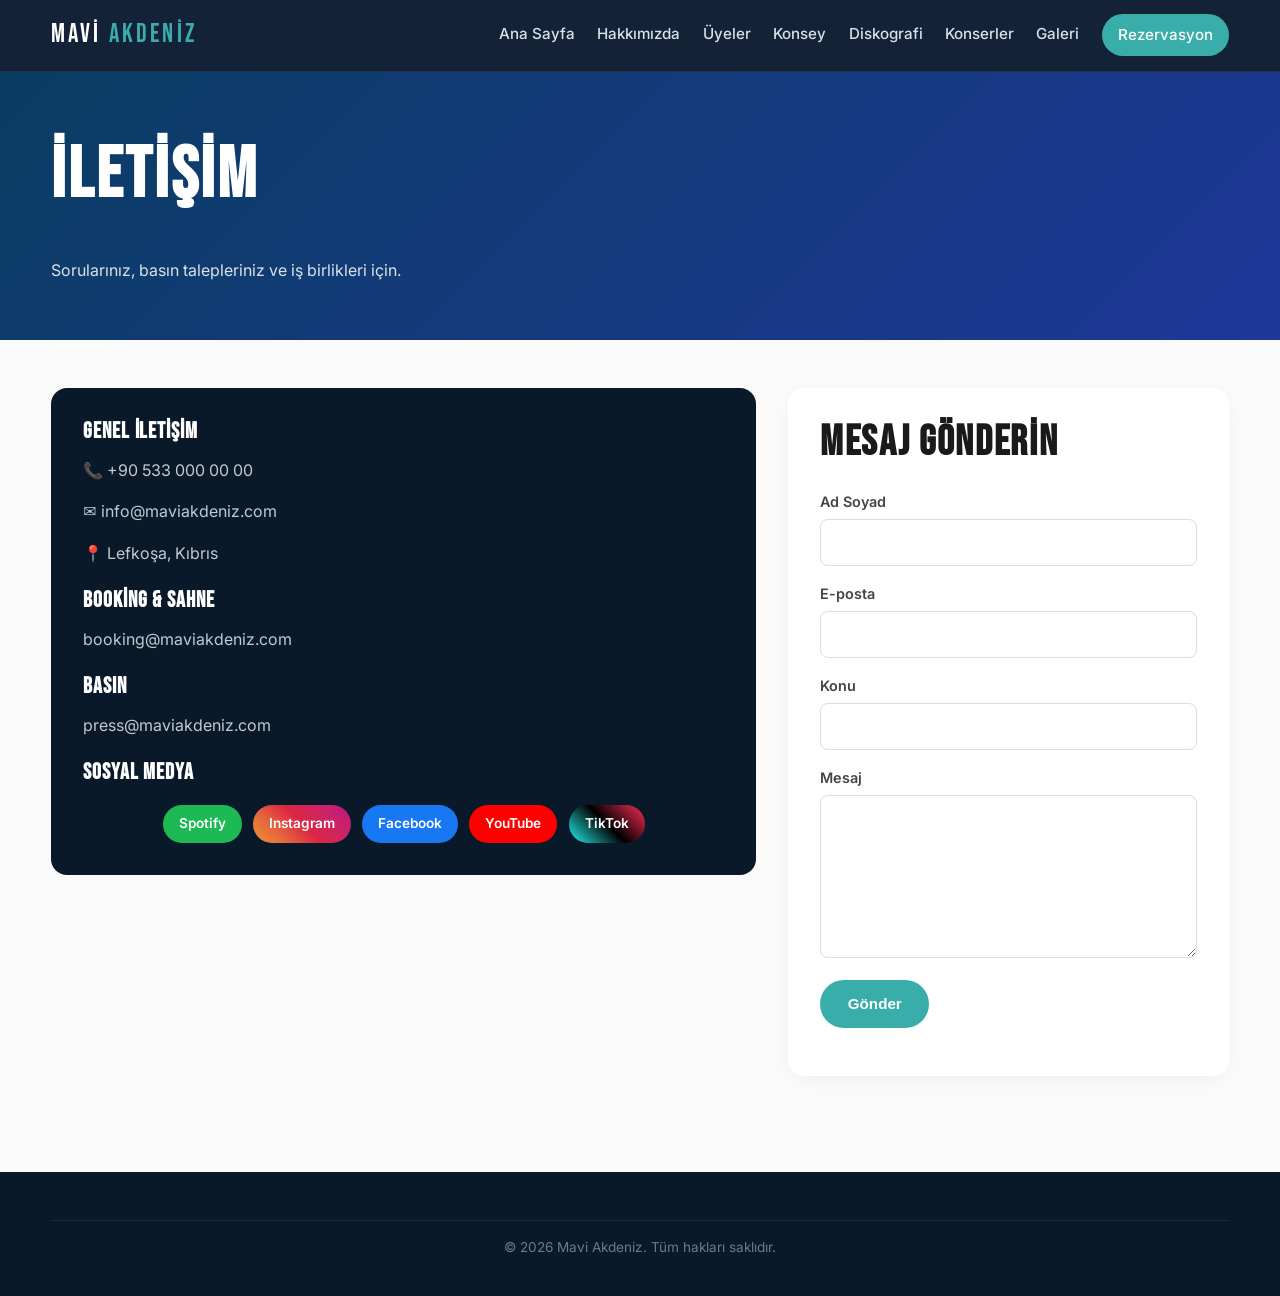
<file: iletisim.html>
<!DOCTYPE html>
<html lang="tr">
<head>
  <meta charset="UTF-8" />
  <meta name="viewport" content="width=device-width, initial-scale=1.0" />
  <title>İletişim | Mavi Akdeniz</title>
  <link rel="stylesheet" href="css/style.css" />
  <link href="https://fonts.googleapis.com/css2?family=Bebas+Neue&family=Inter:wght@300;400;600;700&display=swap" rel="stylesheet" />
</head>
<body>
  <header class="site-header">
    <div class="container nav-wrap">
      <a href="index.html" class="logo">MAVİ<span>AKDENİZ</span></a>
      <button class="nav-toggle" aria-label="Menü" aria-expanded="false">
        <span></span><span></span><span></span>
      </button>
      <nav class="main-nav">
        <a href="index.html">Ana Sayfa</a>
        <a href="hakkimizda.html">Hakkımızda</a>
        <a href="uyeler.html">Üyeler</a>
        <a href="besteciler-konseyi.html">Konsey</a>
        <a href="diskografi.html">Diskografi</a>
        <a href="konserler.html">Konserler</a>
        <a href="galeri.html">Galeri</a>
        <a href="rezervasyon.html" class="btn-cta">Rezervasyon</a>
      </nav>
    </div>
  </header>

  <section class="page-header">
    <div class="container">
      <h1>İletişim</h1>
      <p>Sorularınız, basın talepleriniz ve iş birlikleri için.</p>
    </div>
  </section>

  <section class="content">
    <div class="container booking-grid">
      <div class="booking-side">
        <h3>Genel İletişim</h3>
        <p>📞 +90 533 000 00 00</p>
        <p>✉️ info@maviakdeniz.com</p>
        <p>📍 Lefkoşa, Kıbrıs</p>

        <h3>Booking &amp; Sahne</h3>
        <p>booking@maviakdeniz.com</p>

        <h3>Basın</h3>
        <p>press@maviakdeniz.com</p>

        <h3>Sosyal Medya</h3>
        <div class="social-links small">
          <a href="https://open.spotify.com" target="_blank" rel="noopener" class="social spotify">Spotify</a>
          <a href="https://www.instagram.com" target="_blank" rel="noopener" class="social instagram">Instagram</a>
          <a href="https://www.facebook.com" target="_blank" rel="noopener" class="social facebook">Facebook</a>
          <a href="https://www.youtube.com" target="_blank" rel="noopener" class="social youtube">YouTube</a>
          <a href="https://www.tiktok.com" target="_blank" rel="noopener" class="social tiktok">TikTok</a>
        </div>
      </div>

      <form class="booking-form" onsubmit="event.preventDefault(); document.getElementById('contact-status').textContent='Mesajınız iletildi, teşekkürler!'; this.reset();">
        <h2>Mesaj Gönderin</h2>
        <label>Ad Soyad <input type="text" required /></label>
        <label>E-posta <input type="email" required /></label>
        <label>Konu <input type="text" required /></label>
        <label>Mesaj <textarea rows="6" required></textarea></label>
        <button type="submit" class="btn btn-primary">Gönder</button>
        <p id="contact-status" class="form-status" aria-live="polite"></p>
      </form>
    </div>
  </section>

  <footer class="site-footer">
    <div class="container copyright">
      <p>© 2026 Mavi Akdeniz. Tüm hakları saklıdır.</p>
    </div>
  </footer>
  <script src="js/script.js"></script>
</body>
</html>
</file>
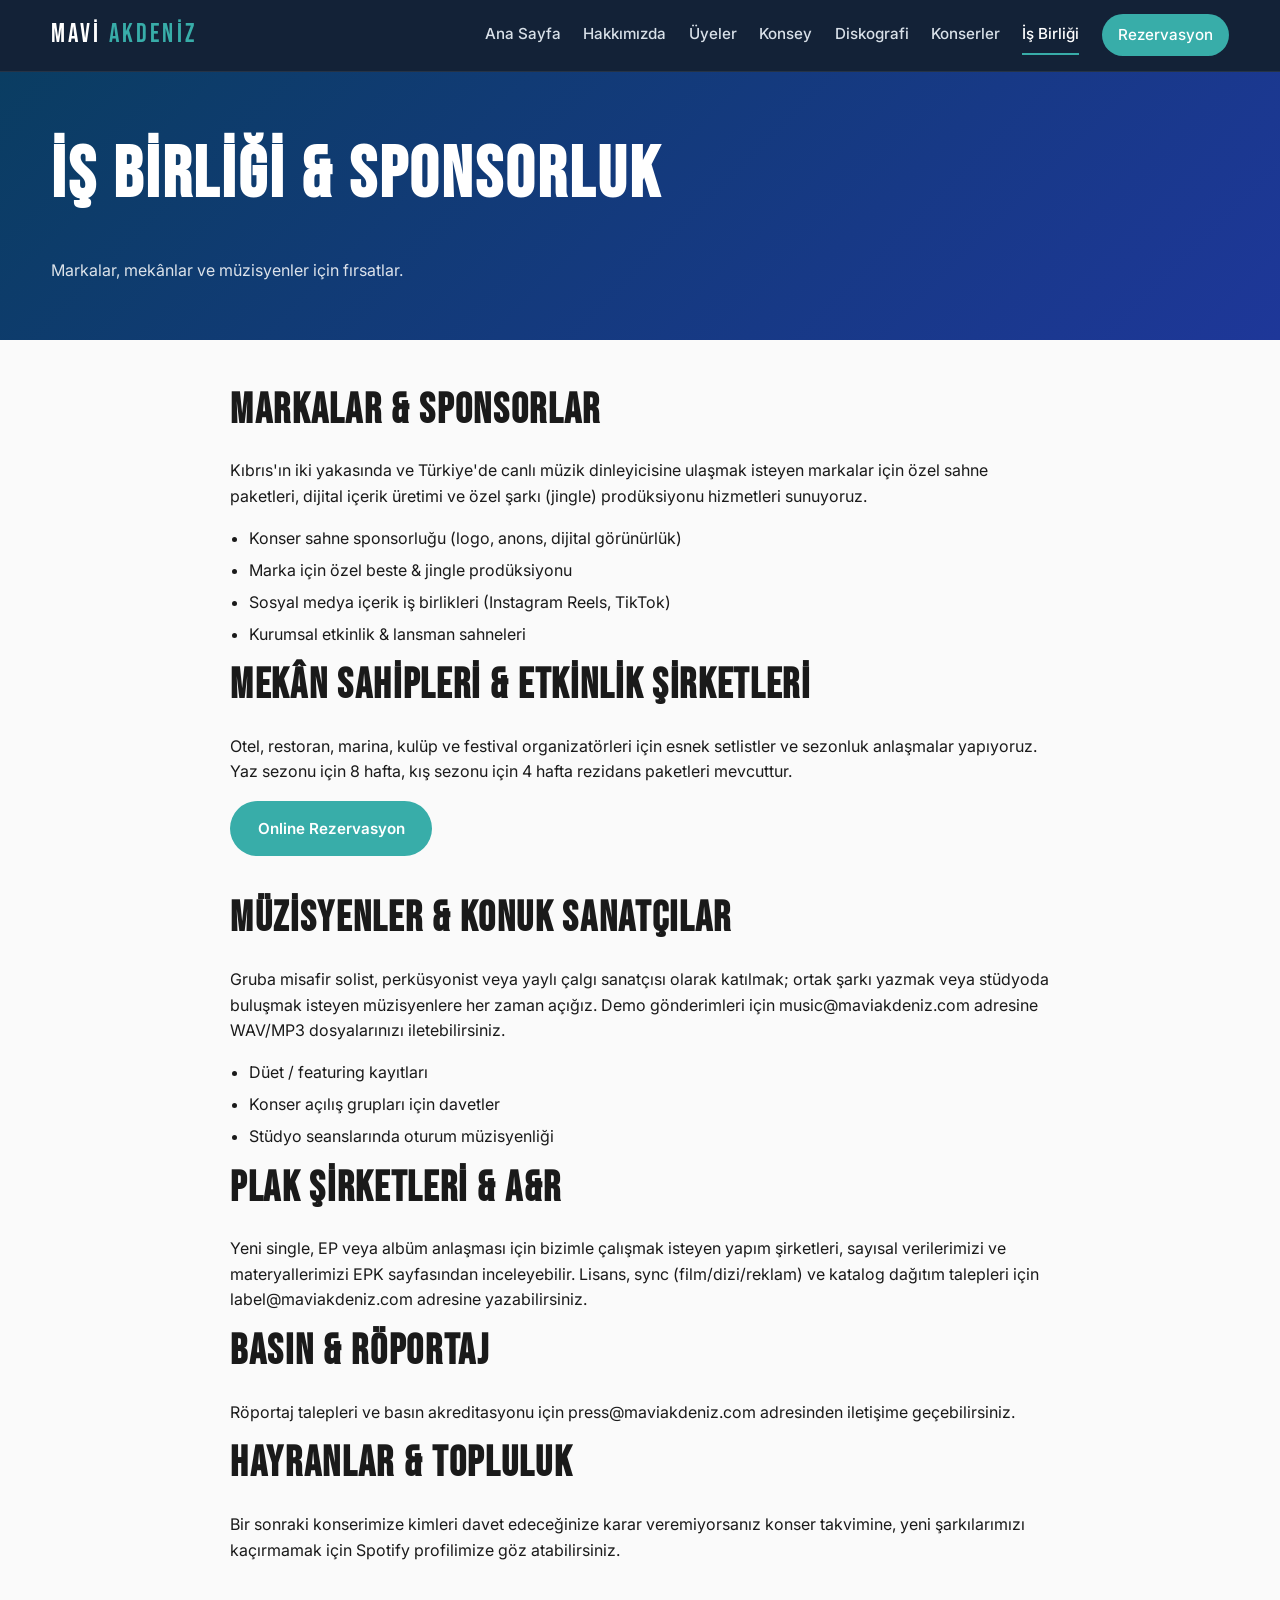
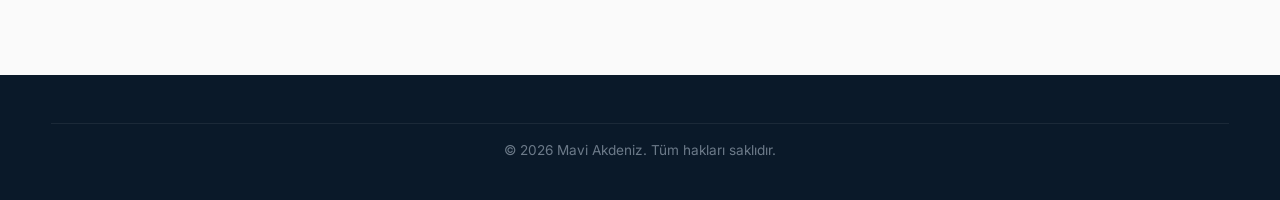
<file: isbirligi.html>
<!DOCTYPE html>
<html lang="tr">
<head>
  <meta charset="UTF-8" />
  <meta name="viewport" content="width=device-width, initial-scale=1.0" />
  <title>İş Birliği &amp; Sponsorluk | Mavi Akdeniz</title>
  <link rel="stylesheet" href="css/style.css" />
  <link href="https://fonts.googleapis.com/css2?family=Bebas+Neue&family=Inter:wght@300;400;600;700&display=swap" rel="stylesheet" />
</head>
<body>
  <header class="site-header">
    <div class="container nav-wrap">
      <a href="index.html" class="logo">MAVİ<span>AKDENİZ</span></a>
      <button class="nav-toggle" aria-label="Menü" aria-expanded="false">
        <span></span><span></span><span></span>
      </button>
      <nav class="main-nav">
        <a href="index.html">Ana Sayfa</a>
        <a href="hakkimizda.html">Hakkımızda</a>
        <a href="uyeler.html">Üyeler</a>
        <a href="besteciler-konseyi.html">Konsey</a>
        <a href="diskografi.html">Diskografi</a>
        <a href="konserler.html">Konserler</a>
        <a href="isbirligi.html" class="active">İş Birliği</a>
        <a href="rezervasyon.html" class="btn-cta">Rezervasyon</a>
      </nav>
    </div>
  </header>

  <section class="page-header">
    <div class="container">
      <h1>İş Birliği &amp; Sponsorluk</h1>
      <p>Markalar, mekânlar ve müzisyenler için fırsatlar.</p>
    </div>
  </section>

  <section class="content">
    <div class="container narrow">

      <h2 id="markalar">Markalar &amp; Sponsorlar</h2>
      <p>Kıbrıs'ın iki yakasında ve Türkiye'de canlı müzik dinleyicisine ulaşmak isteyen markalar için özel sahne paketleri, dijital içerik üretimi ve özel şarkı (jingle) prodüksiyonu hizmetleri sunuyoruz.</p>
      <ul class="checklist">
        <li>Konser sahne sponsorluğu (logo, anons, dijital görünürlük)</li>
        <li>Marka için özel beste &amp; jingle prodüksiyonu</li>
        <li>Sosyal medya içerik iş birlikleri (Instagram Reels, TikTok)</li>
        <li>Kurumsal etkinlik &amp; lansman sahneleri</li>
      </ul>

      <h2 id="mekanlar">Mekân Sahipleri &amp; Etkinlik Şirketleri</h2>
      <p>Otel, restoran, marina, kulüp ve festival organizatörleri için esnek setlistler ve sezonluk anlaşmalar yapıyoruz. Yaz sezonu için 8 hafta, kış sezonu için 4 hafta rezidans paketleri mevcuttur.</p>
      <a href="rezervasyon.html" class="btn btn-primary">Online Rezervasyon</a>

      <h2 id="muzisyenler" style="margin-top:2.5rem;">Müzisyenler &amp; Konuk Sanatçılar</h2>
      <p>Gruba misafir solist, perküsyonist veya yaylı çalgı sanatçısı olarak katılmak; ortak şarkı yazmak veya stüdyoda buluşmak isteyen müzisyenlere her zaman açığız. Demo gönderimleri için <a href="mailto:music@maviakdeniz.com">music@maviakdeniz.com</a> adresine WAV/MP3 dosyalarınızı iletebilirsiniz.</p>
      <ul class="checklist">
        <li>Düet / featuring kayıtları</li>
        <li>Konser açılış grupları için davetler</li>
        <li>Stüdyo seanslarında oturum müzisyenliği</li>
      </ul>

      <h2 id="plak">Plak Şirketleri &amp; A&amp;R</h2>
      <p>Yeni single, EP veya albüm anlaşması için bizimle çalışmak isteyen yapım şirketleri, sayısal verilerimizi ve materyallerimizi <a href="epk.html">EPK sayfasından</a> inceleyebilir. Lisans, sync (film/dizi/reklam) ve katalog dağıtım talepleri için <a href="mailto:label@maviakdeniz.com">label@maviakdeniz.com</a> adresine yazabilirsiniz.</p>

      <h2 id="basin">Basın &amp; Röportaj</h2>
      <p>Röportaj talepleri ve basın akreditasyonu için <a href="mailto:press@maviakdeniz.com">press@maviakdeniz.com</a> adresinden iletişime geçebilirsiniz.</p>

      <h2 id="hayranlar">Hayranlar &amp; Topluluk</h2>
      <p>Bir sonraki konserimize kimleri davet edeceğinize karar veremiyorsanız <a href="konserler.html">konser takvimine</a>, yeni şarkılarımızı kaçırmamak için Spotify profilimize göz atabilirsiniz.</p>
    </div>
  </section>

  <footer class="site-footer">
    <div class="container copyright">
      <p>© 2026 Mavi Akdeniz. Tüm hakları saklıdır.</p>
    </div>
  </footer>
  <script src="js/script.js"></script>
</body>
</html>
</file>
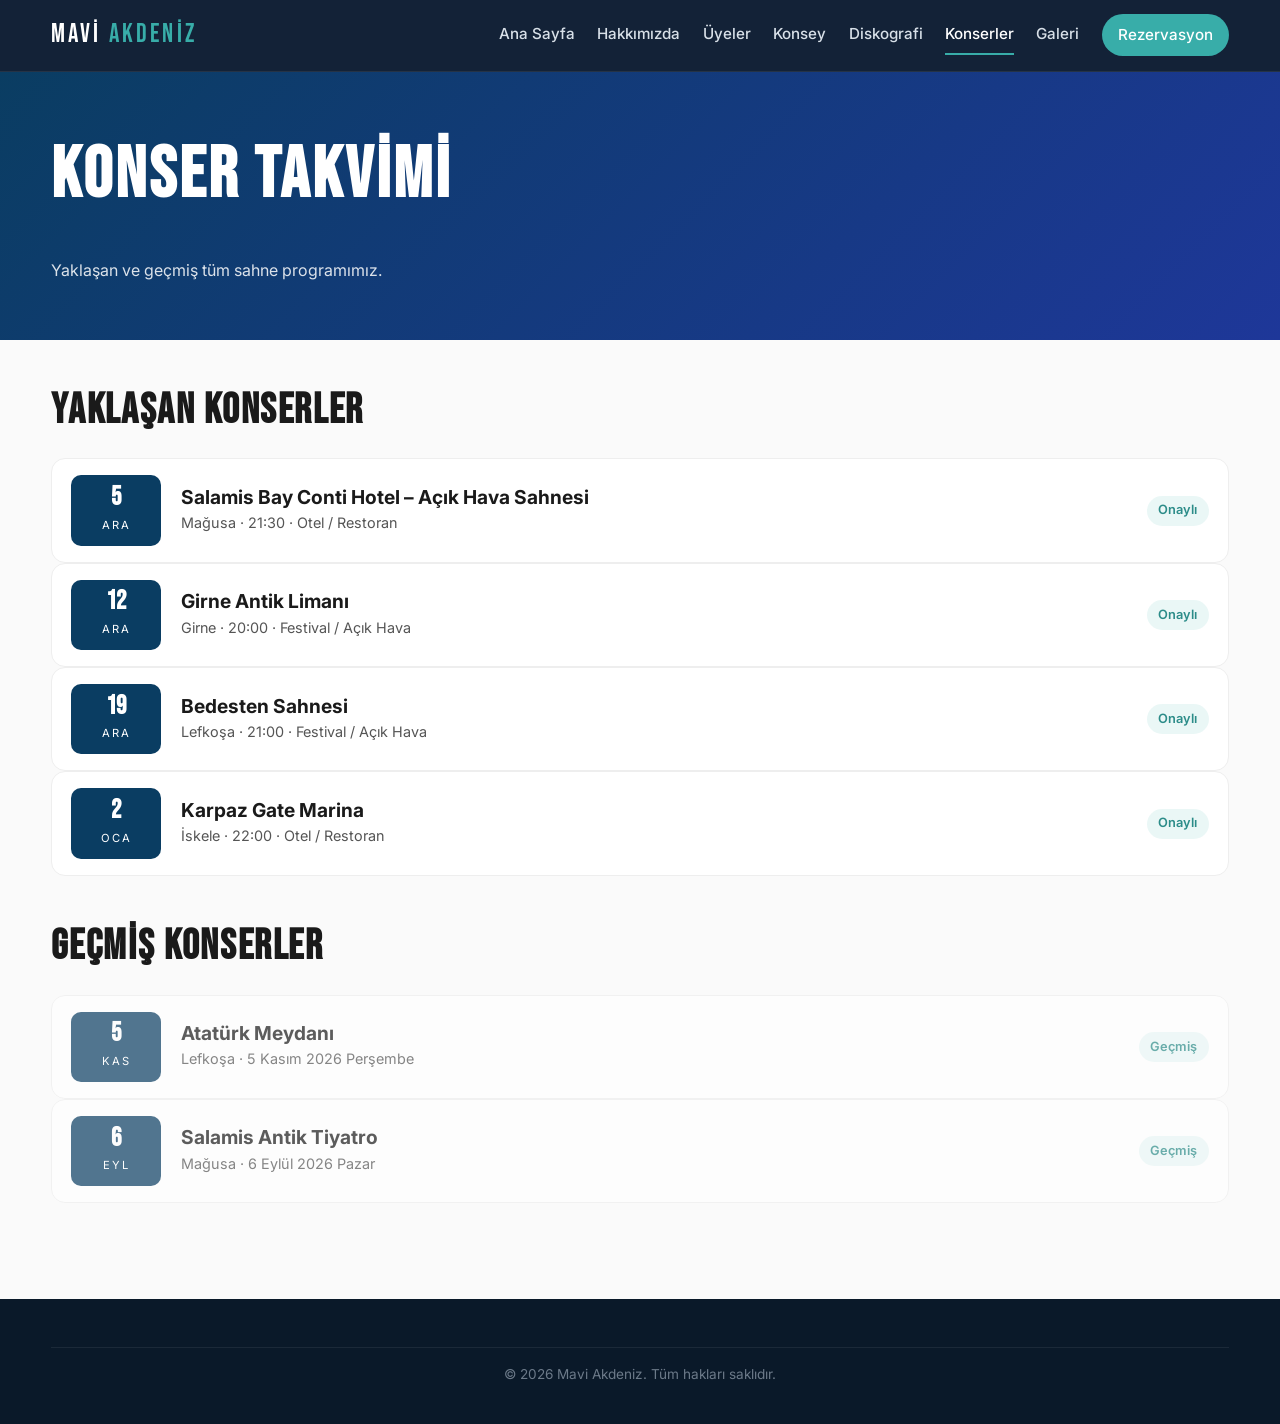
<file: konserler.html>
<!DOCTYPE html>
<html lang="tr">
<head>
  <meta charset="UTF-8" />
  <meta name="viewport" content="width=device-width, initial-scale=1.0" />
  <title>Konserler | Mavi Akdeniz</title>
  <link rel="stylesheet" href="css/style.css" />
  <link href="https://fonts.googleapis.com/css2?family=Bebas+Neue&family=Inter:wght@300;400;600;700&display=swap" rel="stylesheet" />
</head>
<body>
  <header class="site-header">
    <div class="container nav-wrap">
      <a href="index.html" class="logo">MAVİ<span>AKDENİZ</span></a>
      <button class="nav-toggle" aria-label="Menü" aria-expanded="false">
        <span></span><span></span><span></span>
      </button>
      <nav class="main-nav">
        <a href="index.html">Ana Sayfa</a>
        <a href="hakkimizda.html">Hakkımızda</a>
        <a href="uyeler.html">Üyeler</a>
        <a href="besteciler-konseyi.html">Konsey</a>
        <a href="diskografi.html">Diskografi</a>
        <a href="konserler.html" class="active">Konserler</a>
        <a href="galeri.html">Galeri</a>
        <a href="rezervasyon.html" class="btn-cta">Rezervasyon</a>
      </nav>
    </div>
  </header>

  <section class="page-header">
    <div class="container">
      <h1>Konser Takvimi</h1>
      <p>Yaklaşan ve geçmiş tüm sahne programımız.</p>
    </div>
  </section>

  <section class="content">
    <div class="container">
      <h2>Yaklaşan Konserler</h2>
      <div id="all-upcoming" class="shows-list"></div>

      <h2 style="margin-top:3rem;">Geçmiş Konserler</h2>
      <div id="past-shows" class="shows-list past"></div>
    </div>
  </section>

  <footer class="site-footer">
    <div class="container copyright">
      <p>© 2026 Mavi Akdeniz. Tüm hakları saklıdır.</p>
    </div>
  </footer>
  <script src="js/script.js"></script>
</body>
</html>
</file>
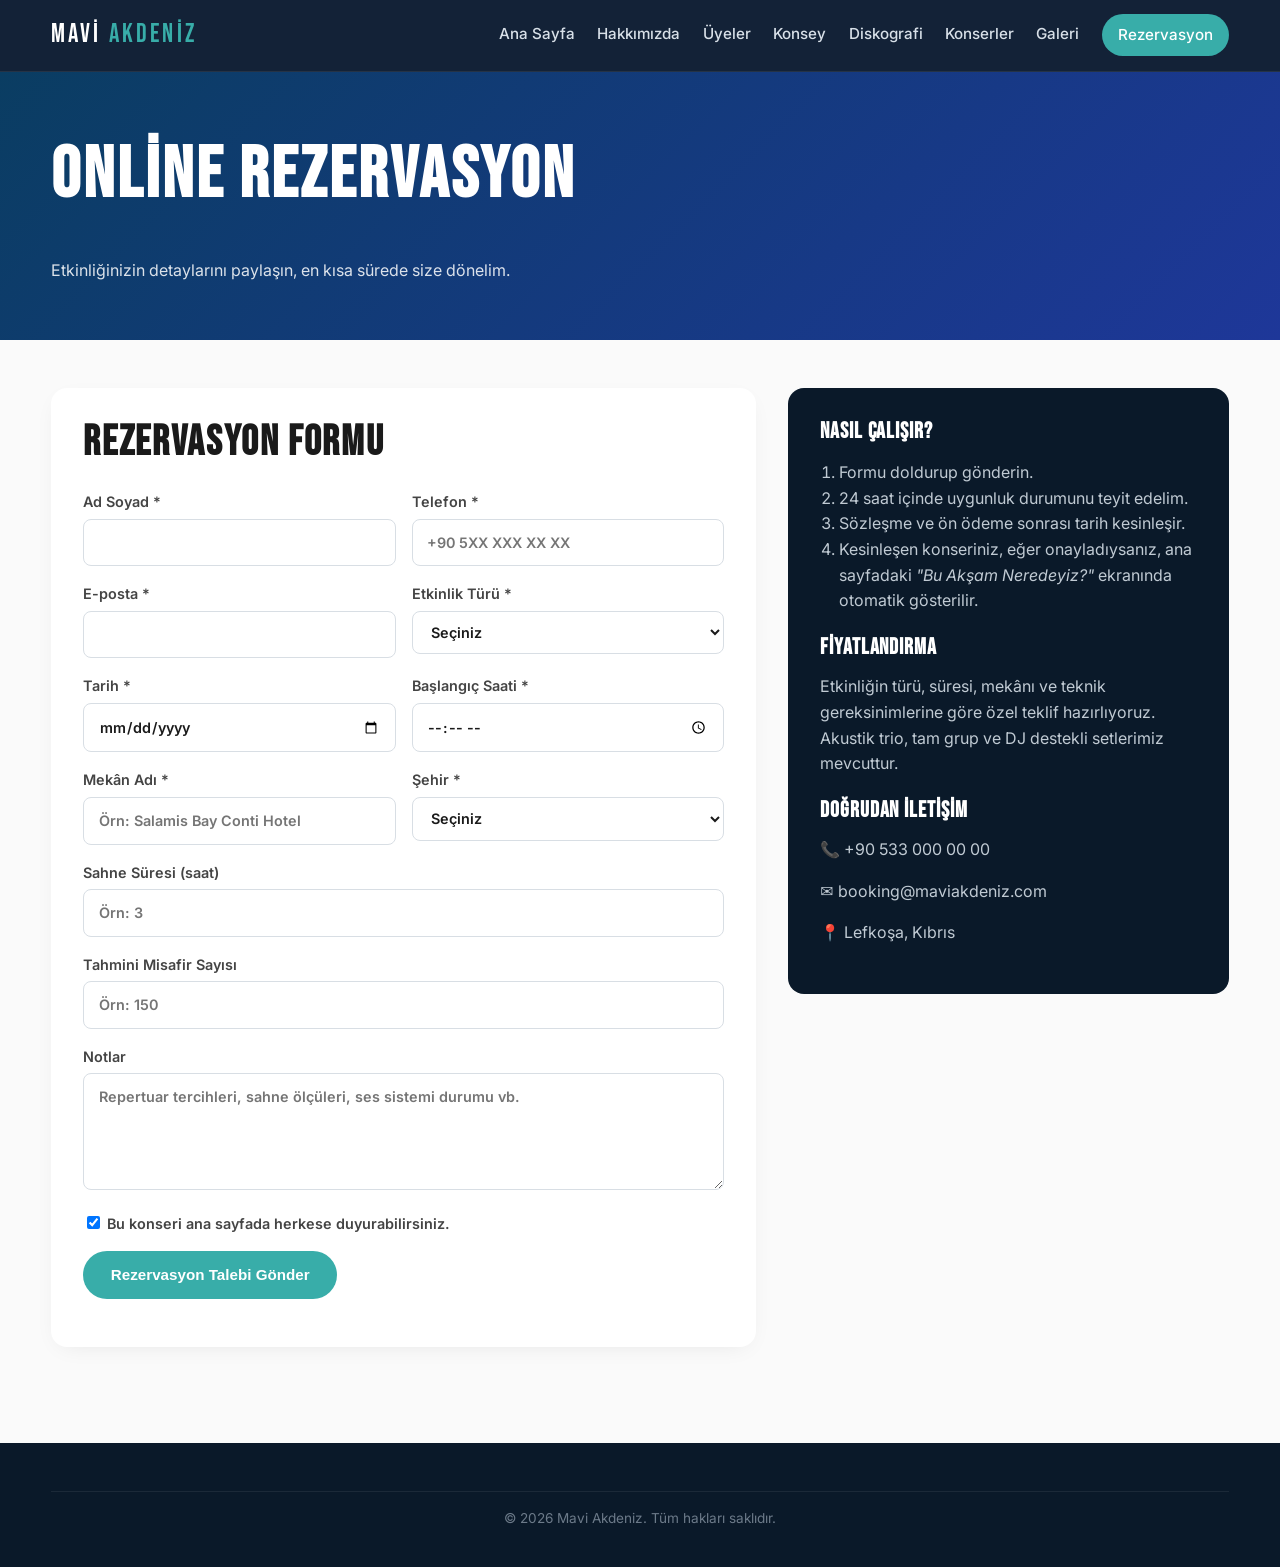
<file: rezervasyon.html>
<!DOCTYPE html>
<html lang="tr">
<head>
  <meta charset="UTF-8" />
  <meta name="viewport" content="width=device-width, initial-scale=1.0" />
  <title>Rezervasyon | Mavi Akdeniz</title>
  <link rel="stylesheet" href="css/style.css" />
  <link href="https://fonts.googleapis.com/css2?family=Bebas+Neue&family=Inter:wght@300;400;600;700&display=swap" rel="stylesheet" />
</head>
<body>
  <header class="site-header">
    <div class="container nav-wrap">
      <a href="index.html" class="logo">MAVİ<span>AKDENİZ</span></a>
      <button class="nav-toggle" aria-label="Menü" aria-expanded="false">
        <span></span><span></span><span></span>
      </button>
      <nav class="main-nav">
        <a href="index.html">Ana Sayfa</a>
        <a href="hakkimizda.html">Hakkımızda</a>
        <a href="uyeler.html">Üyeler</a>
        <a href="besteciler-konseyi.html">Konsey</a>
        <a href="diskografi.html">Diskografi</a>
        <a href="konserler.html">Konserler</a>
        <a href="galeri.html">Galeri</a>
        <a href="rezervasyon.html" class="btn-cta active">Rezervasyon</a>
      </nav>
    </div>
  </header>

  <section class="page-header">
    <div class="container">
      <h1>Online Rezervasyon</h1>
      <p>Etkinliğinizin detaylarını paylaşın, en kısa sürede size dönelim.</p>
    </div>
  </section>

  <section class="content">
    <div class="container booking-grid">
      <form id="booking-form" class="booking-form" novalidate>
        <h2>Rezervasyon Formu</h2>

        <div class="form-row">
          <label>
            Ad Soyad *
            <input type="text" name="name" required />
          </label>
          <label>
            Telefon *
            <input type="tel" name="phone" required placeholder="+90 5XX XXX XX XX" />
          </label>
        </div>

        <div class="form-row">
          <label>
            E-posta *
            <input type="email" name="email" required />
          </label>
          <label>
            Etkinlik Türü *
            <select name="eventType" required>
              <option value="">Seçiniz</option>
              <option>Düğün</option>
              <option>Nişan / Kına</option>
              <option>Doğum Günü</option>
              <option>Festival / Açık Hava</option>
              <option>Otel / Restoran</option>
              <option>Kurumsal Etkinlik</option>
              <option>Diğer</option>
            </select>
          </label>
        </div>

        <div class="form-row">
          <label>
            Tarih *
            <input type="date" name="date" required />
          </label>
          <label>
            Başlangıç Saati *
            <input type="time" name="time" required />
          </label>
        </div>

        <div class="form-row">
          <label>
            Mekân Adı *
            <input type="text" name="venue" required placeholder="Örn: Salamis Bay Conti Hotel" />
          </label>
          <label>
            Şehir *
            <select name="city" required>
              <option value="">Seçiniz</option>
              <option>Lefkoşa</option>
              <option>Girne</option>
              <option>Mağusa</option>
              <option>Güzelyurt</option>
              <option>İskele</option>
              <option>Lefke</option>
              <option>Diğer</option>
            </select>
          </label>
        </div>

        <label>
          Sahne Süresi (saat)
          <input type="number" name="duration" min="1" max="8" step="0.5" placeholder="Örn: 3" />
        </label>

        <label>
          Tahmini Misafir Sayısı
          <input type="number" name="guests" min="1" placeholder="Örn: 150" />
        </label>

        <label>
          Notlar
          <textarea name="notes" rows="4" placeholder="Repertuar tercihleri, sahne ölçüleri, ses sistemi durumu vb."></textarea>
        </label>

        <label class="checkbox">
          <input type="checkbox" name="public" checked />
          <span>Bu konseri ana sayfada herkese duyurabilirsiniz.</span>
        </label>

        <button type="submit" class="btn btn-primary">Rezervasyon Talebi Gönder</button>
        <p id="form-status" class="form-status" aria-live="polite"></p>
      </form>

      <aside class="booking-side">
        <h3>Nasıl Çalışır?</h3>
        <ol>
          <li>Formu doldurup gönderin.</li>
          <li>24 saat içinde uygunluk durumunu teyit edelim.</li>
          <li>Sözleşme ve ön ödeme sonrası tarih kesinleşir.</li>
          <li>Kesinleşen konseriniz, eğer onayladıysanız, ana sayfadaki <em>"Bu Akşam Neredeyiz?"</em> ekranında otomatik gösterilir.</li>
        </ol>

        <h3>Fiyatlandırma</h3>
        <p>Etkinliğin türü, süresi, mekânı ve teknik gereksinimlerine göre özel teklif hazırlıyoruz. Akustik trio, tam grup ve DJ destekli setlerimiz mevcuttur.</p>

        <h3>Doğrudan İletişim</h3>
        <p>📞 +90 533 000 00 00</p>
        <p>✉️ booking@maviakdeniz.com</p>
        <p>📍 Lefkoşa, Kıbrıs</p>
      </aside>
    </div>
  </section>

  <footer class="site-footer">
    <div class="container copyright">
      <p>© 2026 Mavi Akdeniz. Tüm hakları saklıdır.</p>
    </div>
  </footer>
  <script src="js/script.js"></script>
</body>
</html>
</file>
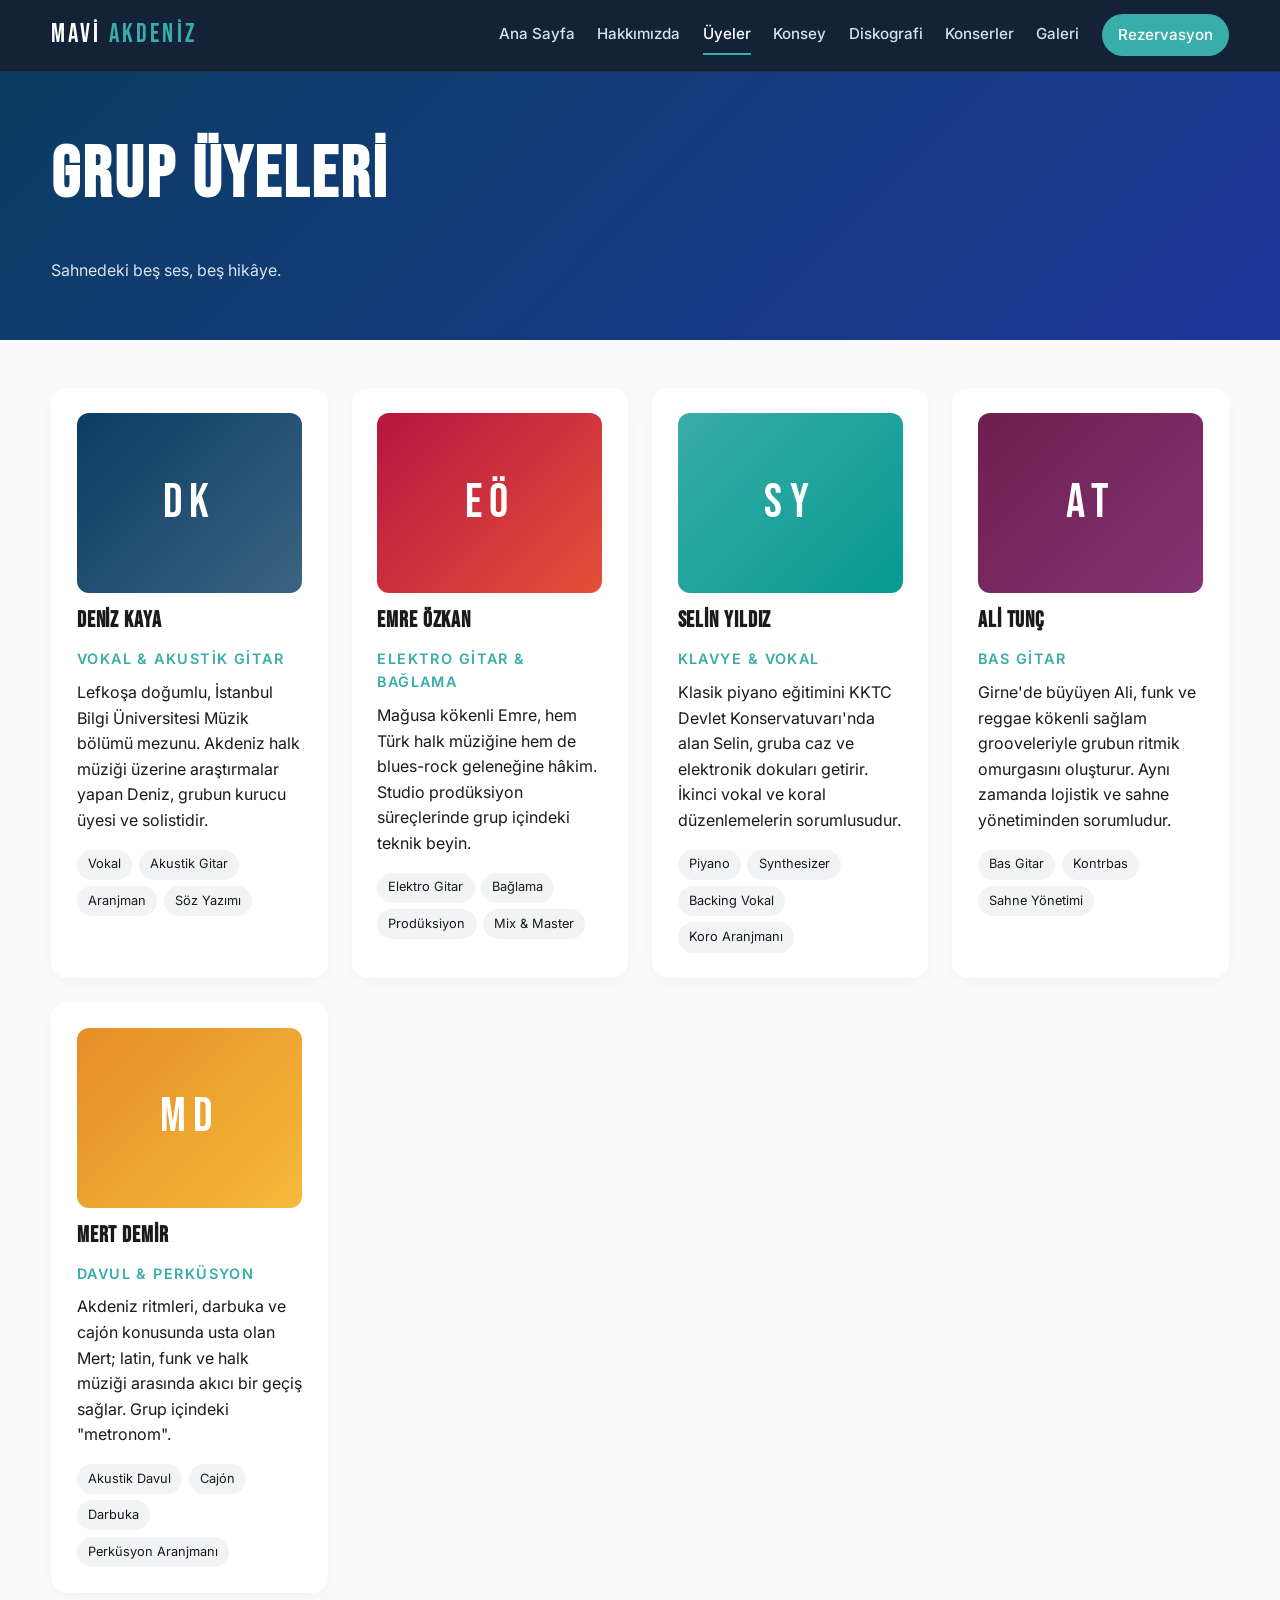
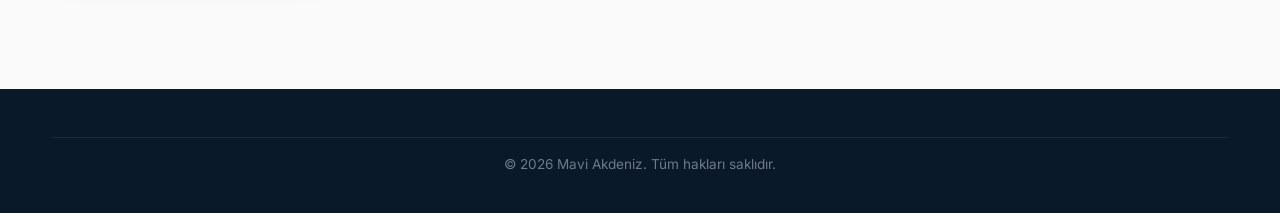
<file: uyeler.html>
<!DOCTYPE html>
<html lang="tr">
<head>
  <meta charset="UTF-8" />
  <meta name="viewport" content="width=device-width, initial-scale=1.0" />
  <title>Üyeler | Mavi Akdeniz</title>
  <link rel="stylesheet" href="css/style.css" />
  <link href="https://fonts.googleapis.com/css2?family=Bebas+Neue&family=Inter:wght@300;400;600;700&display=swap" rel="stylesheet" />
</head>
<body>
  <header class="site-header">
    <div class="container nav-wrap">
      <a href="index.html" class="logo">MAVİ<span>AKDENİZ</span></a>
      <button class="nav-toggle" aria-label="Menü" aria-expanded="false">
        <span></span><span></span><span></span>
      </button>
      <nav class="main-nav">
        <a href="index.html">Ana Sayfa</a>
        <a href="hakkimizda.html">Hakkımızda</a>
        <a href="uyeler.html" class="active">Üyeler</a>
        <a href="besteciler-konseyi.html">Konsey</a>
        <a href="diskografi.html">Diskografi</a>
        <a href="konserler.html">Konserler</a>
        <a href="galeri.html">Galeri</a>
        <a href="rezervasyon.html" class="btn-cta">Rezervasyon</a>
      </nav>
    </div>
  </header>

  <section class="page-header">
    <div class="container">
      <h1>Grup Üyeleri</h1>
      <p>Sahnedeki beş ses, beş hikâye.</p>
    </div>
  </section>

  <section class="content">
    <div class="container">
      <div class="members-grid">

        <article class="member-card">
          <div class="member-photo" style="background:linear-gradient(135deg,#0a3d62,#3c6382);">DK</div>
          <h3>Deniz Kaya</h3>
          <p class="role">Vokal &amp; Akustik Gitar</p>
          <p>Lefkoşa doğumlu, İstanbul Bilgi Üniversitesi Müzik bölümü mezunu. Akdeniz halk müziği üzerine araştırmalar yapan Deniz, grubun kurucu üyesi ve solistidir.</p>
          <ul class="skills">
            <li>Vokal</li><li>Akustik Gitar</li><li>Aranjman</li><li>Söz Yazımı</li>
          </ul>
        </article>

        <article class="member-card">
          <div class="member-photo" style="background:linear-gradient(135deg,#b71540,#e55039);">EÖ</div>
          <h3>Emre Özkan</h3>
          <p class="role">Elektro Gitar &amp; Bağlama</p>
          <p>Mağusa kökenli Emre, hem Türk halk müziğine hem de blues-rock geleneğine hâkim. Studio prodüksiyon süreçlerinde grup içindeki teknik beyin.</p>
          <ul class="skills">
            <li>Elektro Gitar</li><li>Bağlama</li><li>Prodüksiyon</li><li>Mix &amp; Master</li>
          </ul>
        </article>

        <article class="member-card">
          <div class="member-photo" style="background:linear-gradient(135deg,#38ada9,#079992);">SY</div>
          <h3>Selin Yıldız</h3>
          <p class="role">Klavye &amp; Vokal</p>
          <p>Klasik piyano eğitimini KKTC Devlet Konservatuvarı'nda alan Selin, gruba caz ve elektronik dokuları getirir. İkinci vokal ve koral düzenlemelerin sorumlusudur.</p>
          <ul class="skills">
            <li>Piyano</li><li>Synthesizer</li><li>Backing Vokal</li><li>Koro Aranjmanı</li>
          </ul>
        </article>

        <article class="member-card">
          <div class="member-photo" style="background:linear-gradient(135deg,#6F1E51,#833471);">AT</div>
          <h3>Ali Tunç</h3>
          <p class="role">Bas Gitar</p>
          <p>Girne'de büyüyen Ali, funk ve reggae kökenli sağlam grooveleriyle grubun ritmik omurgasını oluşturur. Aynı zamanda lojistik ve sahne yönetiminden sorumludur.</p>
          <ul class="skills">
            <li>Bas Gitar</li><li>Kontrbas</li><li>Sahne Yönetimi</li>
          </ul>
        </article>

        <article class="member-card">
          <div class="member-photo" style="background:linear-gradient(135deg,#e58e26,#f6b93b);">MD</div>
          <h3>Mert Demir</h3>
          <p class="role">Davul &amp; Perküsyon</p>
          <p>Akdeniz ritmleri, darbuka ve cajón konusunda usta olan Mert; latin, funk ve halk müziği arasında akıcı bir geçiş sağlar. Grup içindeki "metronom".</p>
          <ul class="skills">
            <li>Akustik Davul</li><li>Cajón</li><li>Darbuka</li><li>Perküsyon Aranjmanı</li>
          </ul>
        </article>

      </div>
    </div>
  </section>

  <footer class="site-footer">
    <div class="container copyright">
      <p>© 2026 Mavi Akdeniz. Tüm hakları saklıdır.</p>
    </div>
  </footer>
  <script src="js/script.js"></script>
</body>
</html>
</file>
<file: css/style.css>
/* ---------- Reset & base ---------- */
*, *::before, *::after { box-sizing: border-box; }
html { scroll-behavior: smooth; }
body {
  margin: 0;
  font-family: 'Inter', system-ui, -apple-system, Segoe UI, Roboto, sans-serif;
  color: #1a1a1a;
  background: #fafafa;
  line-height: 1.6;
}
img { max-width: 100%; display: block; }
a { color: inherit; text-decoration: none; }
h1, h2, h3, h4 {
  font-family: 'Bebas Neue', 'Inter', sans-serif;
  letter-spacing: 0.04em;
  margin: 0 0 0.6em;
  line-height: 1.1;
}
h1 { font-size: clamp(2.4rem, 6vw, 4.5rem); }
h2 { font-size: clamp(1.8rem, 3.5vw, 2.6rem); }
h3 { font-size: 1.4rem; }
p  { margin: 0 0 1em; }
.muted { color: #777; }
.container { width: min(1180px, 92%); margin: 0 auto; }
.narrow { width: min(820px, 92%); }

/* ---------- Header ---------- */
.site-header {
  position: sticky; top: 0; z-index: 50;
  background: rgba(10, 25, 47, 0.96);
  backdrop-filter: blur(8px);
  color: #fff;
  border-bottom: 1px solid rgba(255,255,255,0.08);
}
.nav-wrap {
  display: flex; align-items: center; justify-content: space-between;
  padding: 0.9rem 0;
}
.logo {
  font-family: 'Bebas Neue', sans-serif;
  font-size: 1.6rem; letter-spacing: 0.12em;
  color: #fff;
}
.logo span { color: #38ada9; margin-left: 0.3em; }
.main-nav { display: flex; gap: 1.4rem; align-items: center; }
.main-nav a {
  color: #d8e0e8; font-size: 0.95rem; font-weight: 500;
  padding: 0.4rem 0; border-bottom: 2px solid transparent;
  transition: color .2s, border-color .2s;
}
.main-nav a:hover, .main-nav a.active { color: #fff; border-bottom-color: #38ada9; }
.btn-cta {
  background: #38ada9; color: #fff !important;
  padding: 0.55rem 1rem !important;
  border-radius: 999px; border-bottom: none !important;
}
.btn-cta:hover { background: #2c8c89; }
.nav-toggle {
  display: none; background: none; border: 0; cursor: pointer;
  width: 36px; height: 36px; flex-direction: column; gap: 5px;
  justify-content: center; align-items: center;
}
.nav-toggle span { display: block; width: 22px; height: 2px; background: #fff; }

/* ---------- Hero ---------- */
.hero {
  position: relative; min-height: 80vh; color: #fff;
  display: flex; align-items: center;
  background:
    radial-gradient(1200px 600px at 80% 10%, rgba(56,173,169,0.35), transparent 60%),
    linear-gradient(135deg, #0a3d62 0%, #1e3799 50%, #0a3d62 100%);
  overflow: hidden;
}
.hero::after {
  content: ""; position: absolute; inset: 0;
  background-image:
    repeating-linear-gradient(0deg, rgba(255,255,255,0.04) 0 1px, transparent 1px 4px);
  pointer-events: none;
}
.hero-content { position: relative; padding: 6rem 0 5rem; z-index: 2; }
.hero-eyebrow {
  text-transform: uppercase; letter-spacing: 0.4em; color: #38ada9;
  font-size: 0.85rem; margin: 0 0 1rem;
}
.hero h1 { color: #fff; }
.hero-tagline { font-size: 1.2rem; max-width: 620px; opacity: 0.9; }
.hero-actions { display: flex; gap: 1rem; flex-wrap: wrap; margin-top: 2rem; }

/* Tonight overlay inside hero */
.hero-tonight {
  margin-top: 2.5rem;
  background: rgba(255,255,255,0.08);
  border: 1px solid rgba(255,255,255,0.18);
  border-radius: 16px;
  padding: 1.2rem 1.4rem;
  max-width: 560px;
  backdrop-filter: blur(6px);
}
.hero-tonight .label {
  text-transform: uppercase; letter-spacing: 0.3em;
  font-size: 0.75rem; color: #38ada9; margin: 0 0 0.4rem;
}
.hero-tonight .venue { font-size: 1.6rem; font-weight: 700; margin: 0; }
.hero-tonight .meta { opacity: 0.85; margin: 0.3rem 0 0; font-size: 0.95rem; }

/* ---------- Buttons ---------- */
.btn {
  display: inline-block; padding: 0.85rem 1.6rem;
  border-radius: 999px; font-weight: 600; font-size: 0.95rem;
  border: 2px solid transparent; cursor: pointer;
  transition: transform .15s, background .2s, color .2s, border-color .2s;
}
.btn:hover { transform: translateY(-1px); }
.btn-primary { background: #38ada9; color: #fff; }
.btn-primary:hover { background: #2c8c89; }
.btn-ghost { background: transparent; color: #fff; border-color: rgba(255,255,255,0.4); }
.btn-ghost:hover { border-color: #fff; }
.btn-outline {
  background: transparent; color: #0a3d62;
  border-color: #0a3d62; margin-top: 1rem;
}
.btn-outline:hover { background: #0a3d62; color: #fff; }

/* ---------- Sections ---------- */
section { padding: 4rem 0; }
.tonight { background: #fff; border-top: 1px solid #eee; border-bottom: 1px solid #eee; }
.tonight h2 { text-align: center; }
.tonight-card {
  max-width: 700px; margin: 1rem auto 0;
  background: linear-gradient(135deg, #0a3d62, #38ada9);
  color: #fff; padding: 2rem; border-radius: 18px; text-align: center;
  box-shadow: 0 20px 50px -20px rgba(10,61,98,0.5);
}
.tonight-card.empty {
  background: #f1f3f5; color: #555;
  box-shadow: none; border: 1px dashed #c4cdd5;
}
.tonight-card h3 { margin: 0; font-size: 2rem; }
.tonight-card .meta { opacity: 0.9; margin: 0.4rem 0 0; }
.tonight-loading { color: #fff; }
.tonight-note { text-align: center; color: #888; font-size: 0.85rem; margin-top: 1rem; }

.upcoming { background: #fafafa; }
.upcoming h2 { text-align: center; }
.upcoming-list { display: grid; gap: 1rem; margin: 1.5rem 0 1rem; }
.upcoming .btn-outline { display: inline-block; }
.show-card {
  display: grid; grid-template-columns: 90px 1fr auto; gap: 1.2rem;
  align-items: center; background: #fff; border: 1px solid #eee;
  border-radius: 14px; padding: 1rem 1.2rem;
}
.show-card .date {
  background: #0a3d62; color: #fff; border-radius: 10px;
  padding: 0.6rem; text-align: center;
}
.show-card .date strong { display: block; font-size: 1.6rem; line-height: 1; font-family: 'Bebas Neue'; }
.show-card .date small { text-transform: uppercase; letter-spacing: 0.2em; font-size: 0.7rem; }
.show-card h4 { margin: 0; font-size: 1.2rem; font-family: 'Inter'; font-weight: 700; letter-spacing: 0; }
.show-card .where { color: #555; font-size: 0.9rem; margin: 0.2rem 0 0; }
.show-card .pill {
  background: #38ada91a; color: #2c8c89; padding: 0.3rem 0.7rem;
  border-radius: 999px; font-size: 0.8rem; font-weight: 600;
}
.shows-list.past .show-card { opacity: 0.7; }

.intro { background: #fff; }
.intro-grid {
  display: grid; gap: 3rem; align-items: center;
  grid-template-columns: 1.2fr 1fr;
}
.intro-stats { display: grid; grid-template-columns: 1fr 1fr; gap: 1rem; }
.intro-stats > div {
  background: linear-gradient(135deg, #f7f9fb, #eef3f7);
  padding: 1.5rem; border-radius: 14px; text-align: center;
}
.intro-stats strong { display: block; font-family: 'Bebas Neue'; font-size: 2rem; color: #0a3d62; }
.intro-stats span { color: #777; font-size: 0.85rem; text-transform: uppercase; letter-spacing: 0.2em; }

/* ---------- Audience cards ---------- */
.audiences { background: #0a1929; color: #fff; }
.audiences h2 { text-align: center; color: #fff; }
.audiences > .container > p { text-align: center; max-width: 720px; margin: 0 auto 2.5rem; opacity: 0.8; }
.audience-grid {
  display: grid; gap: 1.2rem;
  grid-template-columns: repeat(auto-fit, minmax(260px, 1fr));
}
.audience-card {
  background: rgba(255,255,255,0.05);
  border: 1px solid rgba(255,255,255,0.12);
  border-radius: 16px; padding: 1.6rem;
  transition: transform .2s, border-color .2s, background .2s;
}
.audience-card:hover {
  transform: translateY(-4px);
  border-color: #38ada9;
  background: rgba(56,173,169,0.08);
}
.audience-card .icon {
  width: 44px; height: 44px; border-radius: 12px;
  background: #38ada9; color: #0a1929;
  display: grid; place-items: center; font-weight: 700;
  margin-bottom: 0.8rem; font-family: 'Bebas Neue'; font-size: 1.2rem;
}
.audience-card h3 { color: #fff; margin-bottom: 0.4rem; font-size: 1.3rem; }
.audience-card p { font-size: 0.95rem; opacity: 0.85; margin: 0 0 1rem; }
.audience-card a { color: #38ada9; font-weight: 600; font-size: 0.9rem; }
.audience-card a:hover { text-decoration: underline; }

/* ---------- Social ---------- */
.social-cta { background: #fff; text-align: center; }
.social-links {
  display: flex; flex-wrap: wrap; gap: 0.7rem; justify-content: center;
  margin-top: 1.2rem;
}
.social-links.small .social { padding: 0.5rem 1rem; font-size: 0.85rem; }
.social {
  padding: 0.7rem 1.4rem; border-radius: 999px; font-weight: 600;
  color: #fff; transition: opacity .2s, transform .15s;
}
.social:hover { opacity: 0.9; transform: translateY(-2px); }
.social.spotify   { background: #1DB954; }
.social.instagram { background: linear-gradient(45deg, #f09433, #e6683c, #dc2743, #cc2366, #bc1888); }
.social.facebook  { background: #1877F2; }
.social.youtube   { background: #FF0000; }
.social.tiktok    { background: linear-gradient(45deg, #25F4EE, #000, #FE2C55); }

/* ---------- Footer ---------- */
.site-footer {
  background: #0a1929; color: #c0cad3;
  padding: 3rem 0 1.5rem; margin-top: 3rem;
}
.footer-grid {
  display: grid; gap: 2rem;
  grid-template-columns: repeat(auto-fit, minmax(220px, 1fr));
  margin-bottom: 2rem;
}
.site-footer h3, .site-footer h4 { color: #fff; }
.site-footer ul { list-style: none; padding: 0; margin: 0; }
.site-footer ul li { margin-bottom: 0.4rem; }
.site-footer a:hover { color: #38ada9; }
.newsletter { display: flex; gap: 0.5rem; margin-top: 0.8rem; }
.newsletter input {
  flex: 1; padding: 0.6rem 0.9rem; border-radius: 8px; border: 0;
  background: rgba(255,255,255,0.08); color: #fff;
}
.newsletter button {
  background: #38ada9; color: #fff; border: 0;
  padding: 0.6rem 1rem; border-radius: 8px; cursor: pointer; font-weight: 600;
}
.copyright { text-align: center; font-size: 0.85rem; color: #6c7a89; padding-top: 1rem; border-top: 1px solid rgba(255,255,255,0.07); }

/* ---------- Page header ---------- */
.page-header {
  padding: 4rem 0 2.5rem; color: #fff;
  background: linear-gradient(135deg, #0a3d62, #1e3799);
}
.page-header h1 { color: #fff; }
.page-header p { opacity: 0.85; }

/* ---------- Members ---------- */
.members-grid {
  display: grid; gap: 1.5rem;
  grid-template-columns: repeat(auto-fit, minmax(260px, 1fr));
}
.member-card {
  background: #fff; border-radius: 16px; padding: 1.6rem;
  box-shadow: 0 4px 18px -8px rgba(0,0,0,0.1);
  transition: transform .2s;
}
.member-card:hover { transform: translateY(-4px); }
.member-photo {
  width: 100%; height: 180px; border-radius: 12px;
  display: grid; place-items: center; color: #fff;
  font-family: 'Bebas Neue'; font-size: 3rem; letter-spacing: 0.15em;
  margin-bottom: 1rem;
}
.role { color: #38ada9; font-weight: 600; margin: 0 0 0.6rem; font-size: 0.9rem; text-transform: uppercase; letter-spacing: 0.1em; }
.skills { list-style: none; padding: 0; margin: 0.8rem 0 0; display: flex; flex-wrap: wrap; gap: 0.4rem; }
.skills li { background: #f1f3f5; padding: 0.3rem 0.7rem; border-radius: 999px; font-size: 0.8rem; }

/* ---------- Discography ---------- */
.album-grid {
  display: grid; gap: 2rem;
  grid-template-columns: repeat(auto-fit, minmax(280px, 1fr));
}
.album {
  background: #fff; border-radius: 16px; padding: 1.4rem;
  box-shadow: 0 4px 18px -8px rgba(0,0,0,0.08);
}
.album-cover {
  width: 100%; aspect-ratio: 1/1; border-radius: 12px;
  display: grid; place-items: center; color: #fff;
  font-family: 'Bebas Neue'; font-size: 4rem; letter-spacing: 0.15em;
  margin-bottom: 1rem;
}
.album-meta { color: #777; font-size: 0.9rem; margin: 0 0 0.8rem; }
.tracklist { padding-left: 1.2rem; margin: 0 0 1rem; color: #444; font-size: 0.9rem; }
.streaming { display: flex; flex-wrap: wrap; gap: 0.5rem; }
.chip {
  padding: 0.4rem 0.9rem; border-radius: 999px;
  font-size: 0.8rem; font-weight: 600; color: #fff;
}
.chip.spotify { background: #1DB954; }
.chip.youtube { background: #FF0000; }
.chip.apple   { background: #000; }

/* ---------- Booking page ---------- */
.booking-grid {
  display: grid; gap: 2rem;
  grid-template-columns: 1.6fr 1fr;
  align-items: start;
}
.booking-form {
  background: #fff; padding: 2rem; border-radius: 16px;
  box-shadow: 0 6px 24px -10px rgba(0,0,0,0.1);
}
.booking-form h2 { margin-top: 0; }
.booking-form label {
  display: block; margin-bottom: 1rem; font-size: 0.9rem;
  color: #444; font-weight: 600;
}
.booking-form input, .booking-form select, .booking-form textarea {
  width: 100%; padding: 0.7rem 0.9rem; margin-top: 0.35rem;
  border: 1px solid #d8dee4; border-radius: 8px;
  font: inherit; background: #fff; color: #1a1a1a;
}
.booking-form input:focus, .booking-form select:focus, .booking-form textarea:focus {
  outline: 0; border-color: #38ada9; box-shadow: 0 0 0 3px rgba(56,173,169,0.15);
}
.form-row { display: grid; gap: 1rem; grid-template-columns: 1fr 1fr; }
.checkbox { display: flex; align-items: center; gap: 0.6rem; font-weight: 400; }
.checkbox input { width: auto; margin-top: 0; }
.form-status { color: #2c8c89; font-weight: 600; margin-top: 1rem; }
.booking-side {
  background: #0a1929; color: #c0cad3;
  padding: 2rem; border-radius: 16px;
}
.booking-side h3 { color: #fff; margin-top: 1.4rem; }
.booking-side h3:first-child { margin-top: 0; }
.booking-side ol { padding-left: 1.2rem; }

/* ---------- Content / generic ---------- */
.content { padding: 3rem 0; }
.checklist { padding-left: 1.2rem; }
.checklist li { margin-bottom: 0.4rem; }

/* ---------- Gallery ---------- */
.gallery-grid {
  display: grid; gap: 1rem;
  grid-template-columns: repeat(auto-fit, minmax(200px, 1fr));
}
.gallery-item {
  aspect-ratio: 4/3; border-radius: 12px; color: #fff;
  display: grid; place-items: center; padding: 1rem;
  font-family: 'Bebas Neue'; letter-spacing: 0.1em;
  text-align: center; transition: transform .2s;
}
.gallery-item:hover { transform: scale(1.02); }
.video-grid {
  display: grid; gap: 1rem;
  grid-template-columns: repeat(auto-fit, minmax(220px, 1fr));
  margin-top: 1rem;
}
.video-card {
  background: #0a1929; color: #fff; border-radius: 14px;
  padding: 1.6rem; display: flex; flex-direction: column; gap: 0.4rem;
  transition: transform .2s;
}
.video-card:hover { transform: translateY(-4px); }
.video-card .play {
  width: 44px; height: 44px; background: #38ada9; color: #0a1929;
  border-radius: 50%; display: grid; place-items: center;
  margin-bottom: 0.6rem; font-size: 1.1rem;
}
.video-card em { color: #38ada9; font-style: normal; font-size: 0.85rem; }

/* ---------- EPK / collab pages ---------- */
.kpi-grid {
  display: grid; gap: 1rem;
  grid-template-columns: repeat(auto-fit, minmax(180px, 1fr));
  margin: 2rem 0;
}
.kpi {
  background: #fff; border: 1px solid #eee; border-radius: 14px;
  padding: 1.4rem; text-align: center;
}
.kpi strong { display: block; font-family: 'Bebas Neue'; font-size: 2.2rem; color: #0a3d62; }
.kpi span { color: #777; font-size: 0.85rem; }

.download-row {
  display: flex; flex-wrap: wrap; gap: 0.7rem; margin: 1rem 0 2rem;
}
.download-row a {
  background: #0a3d62; color: #fff; padding: 0.7rem 1.2rem;
  border-radius: 999px; font-weight: 600; font-size: 0.9rem;
}
.download-row a:hover { background: #1e3799; }

.quote {
  border-left: 4px solid #38ada9; padding: 0.8rem 1.2rem;
  background: #f7f9fb; margin: 1rem 0; font-style: italic;
}
.quote cite { display: block; margin-top: 0.4rem; color: #555; font-style: normal; font-size: 0.9rem; }

/* ---------- Responsive ---------- */
@media (max-width: 800px) {
  .nav-toggle { display: flex; }
  .main-nav {
    display: none; position: absolute; top: 100%; right: 0; left: 0;
    flex-direction: column; gap: 0;
    background: #0a1929; padding: 1rem 1.5rem;
    border-top: 1px solid rgba(255,255,255,0.08);
  }
  .main-nav.open { display: flex; }
  .main-nav a { padding: 0.7rem 0; }
  .intro-grid, .booking-grid { grid-template-columns: 1fr; }
  .form-row { grid-template-columns: 1fr; }
  .show-card { grid-template-columns: 80px 1fr; }
  .show-card .pill { grid-column: 2; justify-self: start; }
}
</file>
